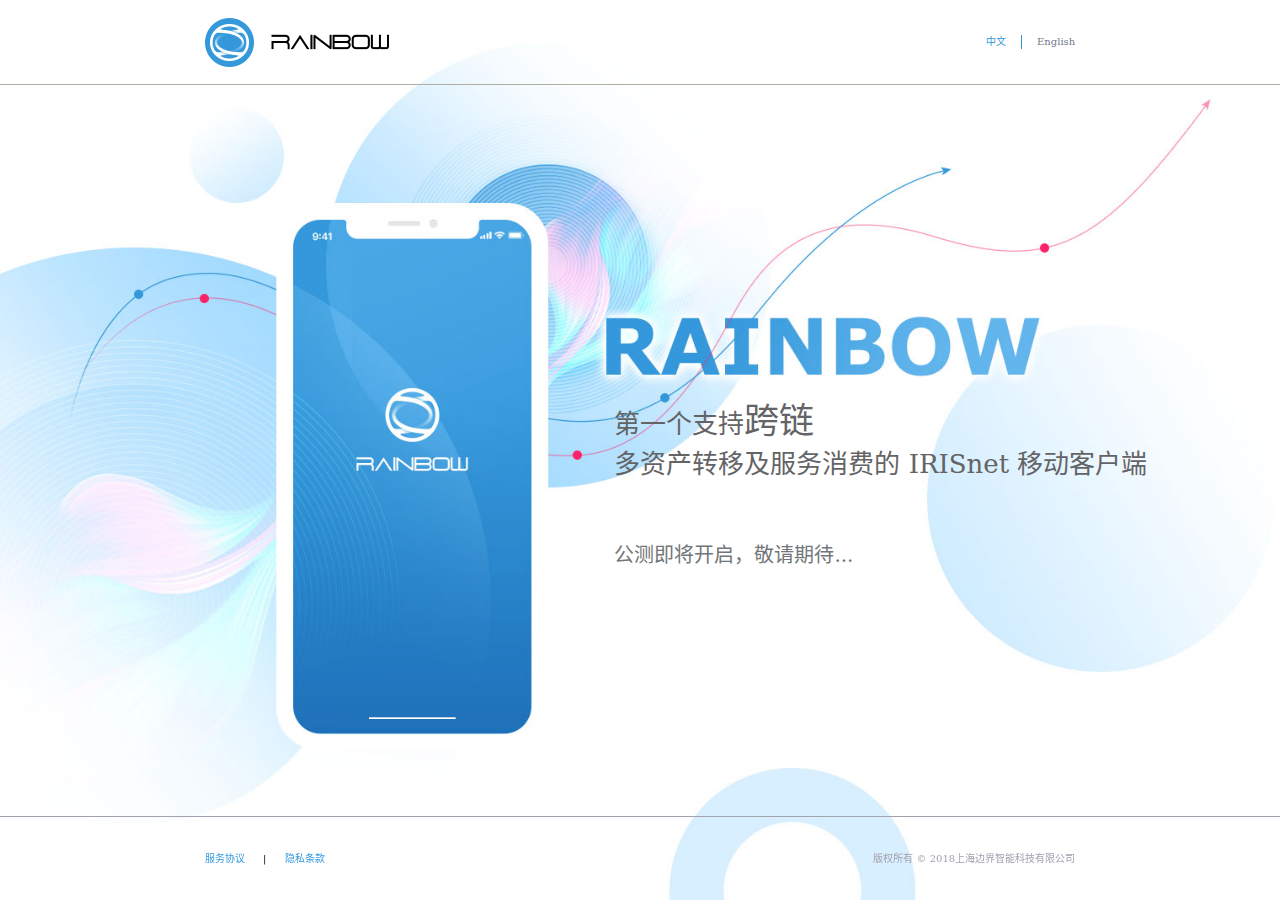
<file: index.html>
<!DOCTYPE html>
<html lang="zh-CN">
<head>
    <meta charset="UTF-8">
    <!-- 移动设备优先 -->
    <meta name="viewport" content="width=device-width, initial-scale=1, maximum-scale=1, user-scalable=no">
    <title>Rainbow</title>
    <!-- 最新版本的 Bootstrap 核心 CSS 文件 -->
    <!-- Bootstrap -->
    <link href="./resources/img/page_icon.png" rel="shortcut icon" type="image/x-icon">
    <link href="./resources/css/bootstrap.min.css" rel="stylesheet">
    <link href="./resources/css/download/download.css" rel="stylesheet">
</head>
<body>

<div id="all" class="container-fluid" hidden="hidden">
    <div class="row main pc">
        <div class="header-title-content">
            <div class="header-title">
                <div class="header-logo">
                    <image src="./resources/img/titleLogo.png"/>
                </div>
                <div class="lang-block">
                    <span class="ch-lang-btn" data-i18n-text="langZh">中文</span>
                    <span class="line"></span>
                    <span class="gray-font" data-i18n-text="langEn">English</span>
                </div>
            </div>
        </div>
        <div class="font-container">
        <div class="title">
            <span id="title-first" data-i18n-text="titleFirst">第一个支持</span><span id="font-big" class="font-big" data-i18n-text="fontBig">跨链</span>
        </div>
        <span class="title-info" data-i18n-text="titleInfo">多资产转移及服务消费的 IRISnet 移动客户端</span>
            <p class="public-beta-font" data-i18n-text="publicBetaFont">公测即将开启，敬请期待...</p>
    </div>
        <div class="footer-content">
            <div class="footer-bottom-content">
                <div class="privacy-content">
                    <a class="privacy-link" href="./service_agreement.html" target="_blank" data-i18n-text="privacyLink">服务协议</a>
                    <span class="bottom-line">|</span>
                    <a class="terms-link" href="./privacy.html" target="_blank" data-i18n-text="termsLink">隐私条款</a>
                </div>
                <div class="copyright-content"><span data-i18n-text="copyrightContent">版权所有 © 2018上海边界智能科技有限公司</span></div>
            </div>
        </div>
    </div>
    <div class="row phone" style="text-align: center">
        <div class="mobile-content">
           <div class="mobile-img-logo">
               <div class="lang-content">
                   <span class="lang-cn-btn" data-i18n-text="langZh">中文</span>
                   <span class="lang-en-btn" data-i18n-text="langEn">English</span>
               </div>
               <img src="./resources/img/mobile-logo.jpg" alt="">
               <div class="font-content" style="color: #0f0f0f">
                   <h5>RAINBOW</h5>
                   <p class="info-title" data-i18n-text="mobileTitleFirst">第一个支持跨链</p>
                   <p class="info-title-client" data-i18n-text="mobileClient">多资产转移及服务消费的 IRISnet 移动客户端</p>
                   <p class="public-beta-title" data-i18n-text="mobileBeatTitle">公测即将开启，敬请期待...</p>
                   <div class="footer">
                       <a class="privacy-link" href="./service_agreement.html" target="_blank" data-i18n-text="privacyLink">服务协议</a>
                       <span class="mobile-bottom-line">|</span>
                       <a class="terms-link" href="./privacy.html" target="_blank" data-i18n-text="termsLink">隐私条款</a>
                       <p class="bottom-copyright" data-i18n-text="copyrightContent">版权所有 © 2018上海边界智能科技有限公司</p>
                   </div>
               </div>
           </div>
        </div>
    </div>
</div>
</div>

<script src="./resources/js/jquery.min.js"></script>
<script src="./resources/js/jquery.i18n.properties-min.js"></script>
<script type="application/javascript">
    $(document).ready(function () {
        var ua = navigator.userAgent;

        var ipad = ua.match(/(iPad).*OS\s([\d_]+)/),
            isIphone = !ipad && ua.match(/(iPhone\sOS)\s([\d_]+)/),
            isAndroid = ua.match(/(Android)\s+([\d.]+)/),
            isMobile = isIphone || isAndroid;

        if (isMobile) {
            $("div.pc").hide();
            $("div.phone").show();
            $("#all").show();
        } else {
            $("div.pc").show();
            $("div.phone").hide();
            $("#all").show();
        }
    });

    $(".ch-lang-btn").click(function () {
        $(".gray-font").removeClass("change-color");
        $(".ch-lang-btn").addClass("change-color");
        $(".font-big").removeClass("hide-text");
        $.i18n.properties({
            name:"zh",
            path:"./resources/i18n/",
            mode:"map",
            language:"zh",
            callback:function () {
                try {
                    $('[data-i18n-text]').each(function () {
                        var html = $(this).html();
                        var reg = /<(.*)>/;
                        if(reg.test(html)){
                            var htmlValue = reg.exec(html)[0];
                            $(this).html(htmlValue + $.i18n.prop($(this).data('i18n-text')))
                        }else {
                            $(this).text($.i18n.prop($(this).data('i18n-text')));
                        }
                    })
                }
                catch (e) {
                    
                }
            }
        });
    });

    $(".gray-font").click(function () {
        $(".ch-lang-btn").removeClass("change-color");
        $(".ch-lang-btn").addClass("default-color");
        $(".gray-font").addClass("change-color");
        $(".font-big").addClass("hide-text");
        $.i18n.properties({
            name:"en",
            path:"./resources/i18n/",
            mode:"map",
            language:"en",
            callback:function () {
                try {
                    $('[data-i18n-text]').each(function () {
                        var html = $(this).html();
                        var reg = /<(.*)>/;
                        if(reg.test(html)){
                            var htmlValue = reg.exec(html)[0];
                            $(this).html(htmlValue + $.i18n.prop($(this).data('i18n-text')))
                        }else {
                            $(this).text($.i18n.prop($(this).data('i18n-text')));
                        }
                    })
                }
                catch (e) {

                }
            }
        });
    });

    $(".lang-cn-btn").on("touchstart",function () {
        $(".lang-en-btn").removeClass("change-color");
        $(".lang-cn-btn").addClass("change-color");
        $(".info-title-client").removeClass("hide-text");
        $.i18n.properties({
            name:"zh",
            path:"./resources/i18n/",
            mode:"map",
            language:"zh",
            callback:function () {
                try {
                    $('[data-i18n-text]').each(function () {
                        var html = $(this).html();
                        var reg = /<(.*)>/;
                        if(reg.test(html)){
                            var htmlValue = reg.exec(html)[0];
                            $(this).html(htmlValue + $.i18n.prop($(this).data('i18n-text')))
                        }else {
                            $(this).text($.i18n.prop($(this).data('i18n-text')));
                        }
                    })
                }
                catch (e) {

                }
            }
        });
    });

    $(".lang-en-btn").on("touchstart",function () {
        $(".lang-cn-btn").removeClass("change-color");
        $(".lang-cn-btn").addClass("default-color");
        $(".lang-en-btn").addClass("change-color");
        $(".info-title-client").addClass("hide-text");
        $.i18n.properties({
            name:"en",
            path:"./resources/i18n/",
            mode:"map",
            language:"en",
            callback:function () {
                try {
                    $('[data-i18n-text]').each(function () {
                        var html = $(this).html();
                        var reg = /<(.*)>/;
                        if(reg.test(html)){
                            var htmlValue = reg.exec(html)[0];
                            $(this).html(htmlValue + $.i18n.prop($(this).data('i18n-text')))
                        }else {
                            $(this).text($.i18n.prop($(this).data('i18n-text')));
                        }
                    })
                }
                catch (e) {

                }
            }
        });
    })
</script>
</body>
</html>
</file>
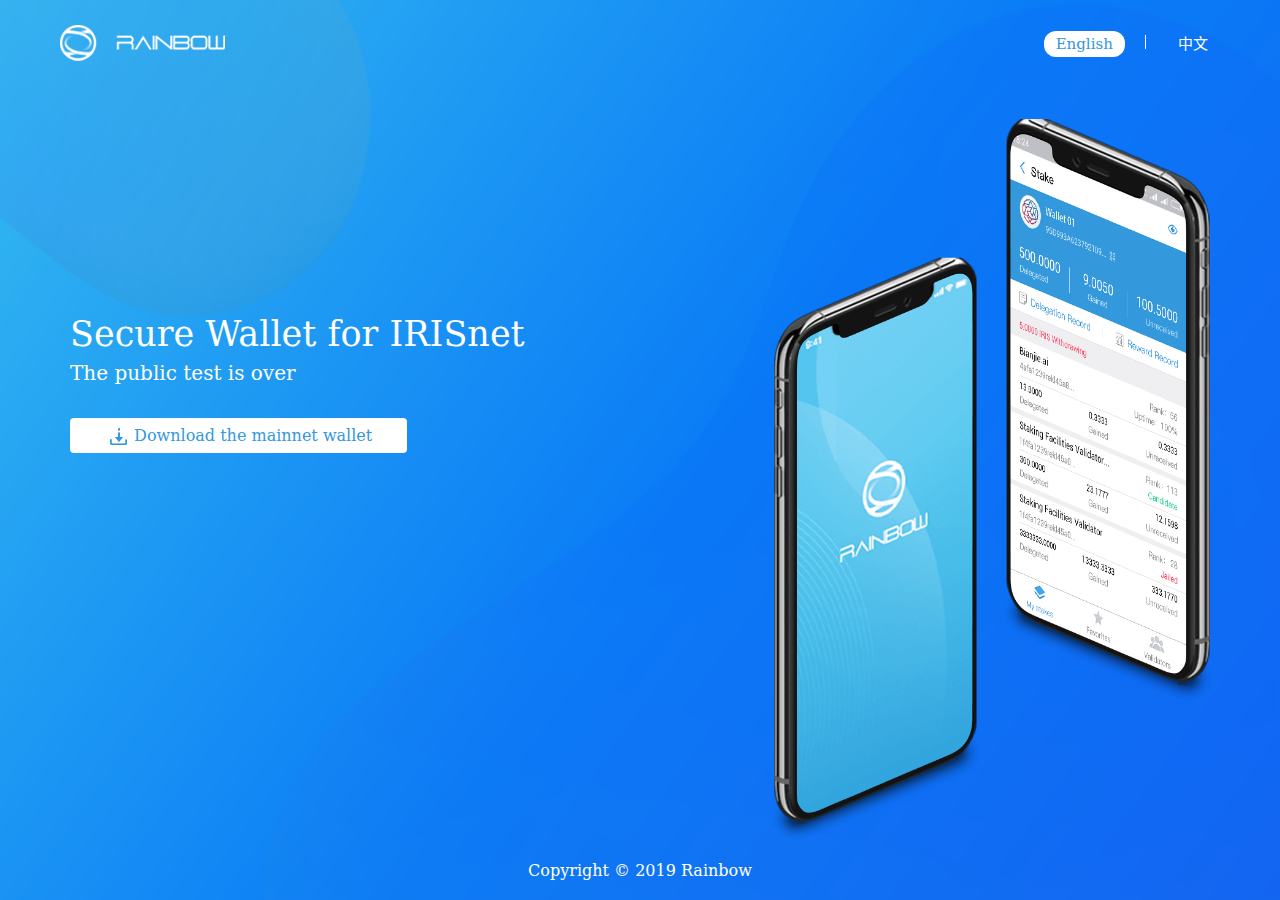
<file: all/index.html>
<!DOCTYPE html>
<html lang="zh-CN">
<head>
    <meta charset="UTF-8">
    <!-- 移动设备优先 -->
    <meta name="viewport" content="width=device-width, initial-scale=1, maximum-scale=1, user-scalable=no">
    <title>Rainbow</title>
    <!-- 最新版本的 Bootstrap 核心 CSS 文件 -->
    <!-- Bootstrap -->
    <link href="./resources/img/page_icon.png" rel="shortcut icon" type="image/x-icon">
    <link href="./resources/css/bootstrap.min.css" rel="stylesheet">
    <link href="./resources/css/download/download.css" rel="stylesheet">
</head>
<body>

<div id="all" class="container_fluid" hidden="hidden">
    <div class="main pc">
        <div class="header_container">
            <div class="header_wrap">
                <div class="header_logo">
                    <img src="./resources/img/rainbowlogo.png"/>
                </div>
                <div class="lang_block">
                    <span class="en_lang_btn" data-i18n-text="langEn"></span>
                    <span class="line"></span>
                    <span class="zh_lang_btn" data-i18n-text="langZh"></span>
                </div>
            </div>
        </div>
        <div class="content_container">
            <div class="content_wrap">
                <div class="font_container">
                    <div class="title">
                        <p id="title_first" data-i18n-text="titleFirst"></p>
                    </div>
                    <div class="download_content">
                        <div class="download_mainnet_wallet">
                            <p data-i18n-text="over">公测已结束，前往</p>
                            <p class="download_button">
                                <span class="download_img">
                                    <img src="resources/img/download_img.png">
                                </span>
                                <span data-i18n-text="downloadHrefText"></span>
                            </p>
                        </div>
                    </div>
                </div>
                <div class="phone_img_content">
                    <img class="pc_phone_img">
                </div>
            </div>

        </div>
        <div class="footer_content">
            <div class="footer_bottom_content">
                <div class="copyright_content"><span data-i18n-text="copyrightContent"></span></div>
            </div>
        </div>
    </div>
    <div class="phone">
        <div class="mobile_content">
            <div class="mobile_img_logo">
                <div class="mobile_header_logo">
                    <img src="resources/img/mobile_logo.png">
                    <div class="mobile_lang_content">
                        <span class="lang_en_btn" data-i18n-text="langEn"></span>
                        <span class="mobile_line"></span>
                        <span class="lang_zh_btn" data-i18n-text="langZh"></span>
                    </div>
                </div>

                <div class="font_content">
                    <div>
                        <div class="mobile_phone_img">
                            <img class="phone_img" src="resources/img/mobile_phone_zh.png">
                        </div>
                        <div class="mobile_link_content">
                            <p id="mobile_title_first" data-i18n-text="titleFirst"></p>
                        </div>
                        <div>
                            <div class="mobile_ios_content">
                                <div class="download_mainnet_wallet">
                                    <p data-i18n-text="over"></p>
                                    <p class="mobile_download_button">
                                <span class="mobile_download_img">
                                    <img src="resources/img/download_img.png">
                                </span>
                                        <span data-i18n-text="downloadHrefText"></span>
                                    </p>
                                </div>
                            </div>
                        </div>
                    </div>
                    <div class="footer">
                        <p class="bottom_copyright" data-i18n-text="copyrightContent"></p>
                    </div>
                </div>
            </div>
        </div>
    </div>
</div>
<script src="./resources/js/jquery.min.js"></script>
<script src="./resources/js/jquery.i18n.properties-min.js"></script>
<script type="application/javascript">
    $(document).ready(function () {
        var ua = navigator.userAgent;
        var lang = navigator.language || navigator.userLanguage;
        lang = lang.substr(0,2).toLowerCase();
        if(lang === "zh"){
            $('.pc_phone_img').attr("src","resources/img/pc_background_phone.png")
            $(".en_lang_btn").removeClass("change-color").addClass("default-color");
            $(".zh_lang_btn").addClass("change-color");
            $(".lang_en_btn").removeClass("change-color").addClass("default-color");
            $(".lang_zh_btn").addClass("change-color");
            $('.phone_img').attr("src","resources/img/mobile_phone_zh.png")
            changLang("zh");
        }else {
            $('.pc_phone_img').attr("src","resources/img/pc_background_phone_en.png")
            $(".en_lang_btn").addClass("change-color");
            $(".zh_lang_btn").removeClass("change-color").addClass("default-color");
            $(".lang_en_btn").addClass("change-color");
            $(".lang_zh_btn").removeClass("change-color").addClass("default-color");
            $('.phone_img').attr("src","resources/img/mobile_phone.png")
            changLang("en");
        }

        var ipad = ua.match(/(iPad).*OS\s([\d_]+)/),
            isIphone = !ipad && ua.match(/(iPhone\sOS)\s([\d_]+)/),
            isAndroid = ua.match(/(Android)\s+([\d.]+)/),
            isMobile = isIphone || isAndroid;

        if (isMobile) {
            $("div.pc").hide();
            $("div.phone").show();
            $("#all").show();

        } else {
            $("div.pc").show();
            $("div.phone").hide();
            $("#all").show();
        }
    });
    function changLang(currnetLang){
        $.i18n.properties({
            name:currnetLang,
            path:"./resources/i18n/",
            mode:"map",
            language:currnetLang,
            callback:function () {
                try {
                    $('[data-i18n-text]').each(function () {
                        var html = $(this).html();
                        var reg = /<(.*)>/;
                        if(reg.test(html)){
                            var htmlValue = reg.exec(html)[0];
                            $(this).html(htmlValue + $.i18n.prop($(this).data('i18n-text')))
                        }else {
                            $(this).text($.i18n.prop($(this).data('i18n-text')));
                        }
                    })
                }
                catch (e) {

                }
            }
        });
    };

    $('.android_content').hover(function () {
        if(window.innerWidth < 900){
            $('.ios_content').addClass("hide")
        }
    },function () {
        $('.ios_content').removeClass("hide")
    })

    $(".zh_lang_btn").click(function () {
        $('.pc_phone_img').attr("src","resources/img/pc_background_phone.png")
        $(".en_lang_btn").removeClass("change-color");
        $(".zh_lang_btn").addClass("change-color");
        $(".font-big").removeClass("hide-text");
        changLang("zh")
    });

    $(".en_lang_btn").click(function () {
        $('.pc_phone_img').attr("src","resources/img/pc_background_phone_en.png")
        $(".zh_lang_btn").removeClass("change-color");
        $(".zh_lang_btn").addClass("default-color");
        $(".en_lang_btn").addClass("change-color");
        $(".font-big").addClass("hide-text");
        changLang("en")
    });

    $(".lang_zh_btn").click(function () {
		$('.phone_img').attr("src","resources/img/mobile_phone_zh.png")
        $(".lang_en_btn").removeClass("change-color");
        $(".lang_zh_btn").addClass("change-color");
        changLang("zh")
    });

    $(".lang_en_btn").click(function () {
		$('.phone_img').attr("src","resources/img/mobile_phone.png")
		$(".lang_zh_btn").removeClass("change-color");
        $(".lang_zh_btn").addClass("default-color");
        $(".lang_en_btn").addClass("change-color");
        changLang("en")
    })
    $('.mobile_download_button').click(function () {
        window.open('https://www.rainbow.one/')
    })
    $('.download_button').click(function () {
        window.open('https://www.rainbow.one/')
    })
</script>
</body>
</html>
</file>
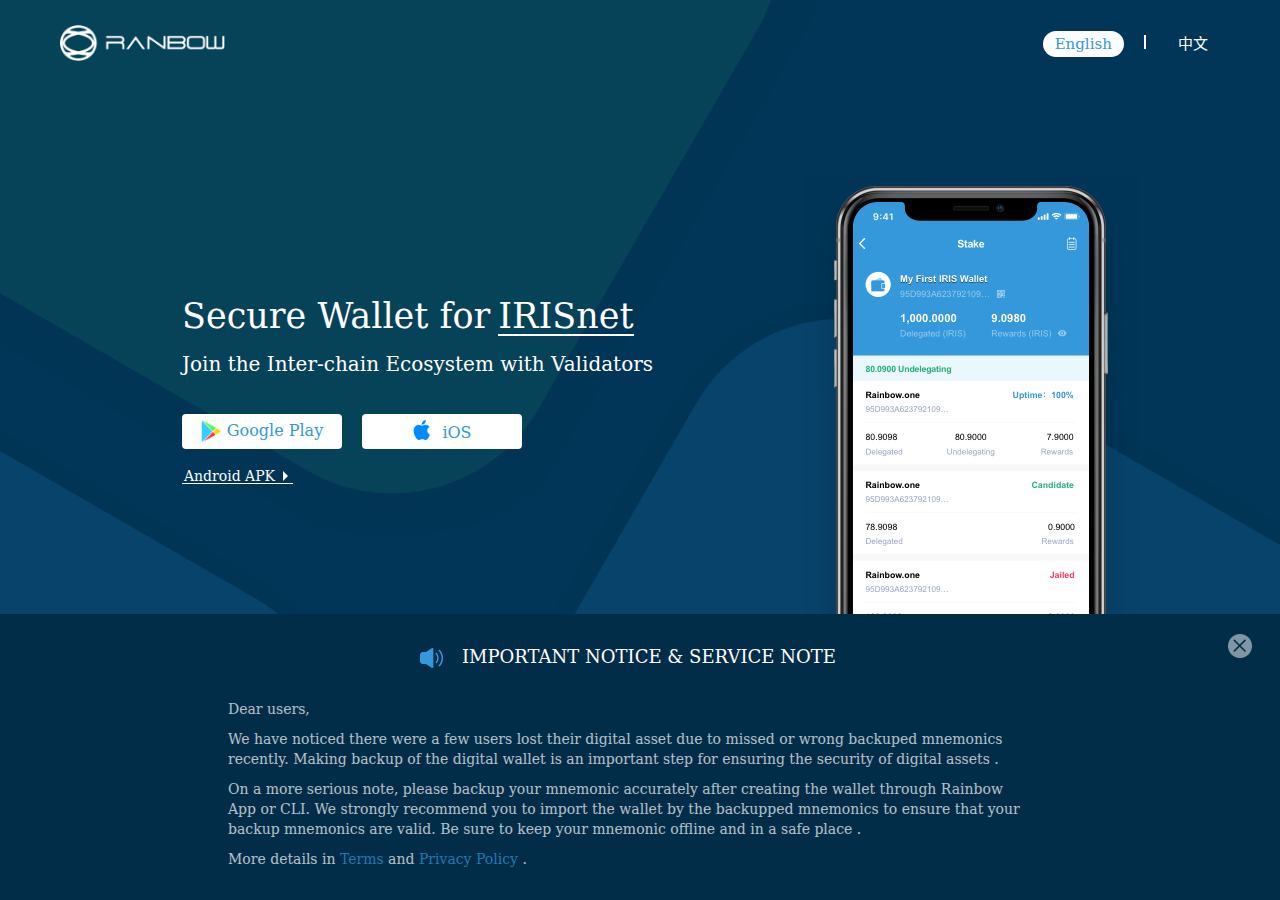
<file: www/index.html>
<!DOCTYPE html>
<html lang="zh-CN">
<head>
    <meta charset="UTF-8">
    <!-- 移动设备优先 -->
    <meta name="viewport" content="width=device-width, initial-scale=1, maximum-scale=1, user-scalable=no">
    <title>Rainbow</title>
    <!-- 最新版本的 Bootstrap 核心 CSS 文件 -->
    <!-- Bootstrap -->
    <link href="./resources/img/page_icon.png" rel="shortcut icon" type="image/x-icon">
    <link href="./resources/css/bootstrap.min.css" rel="stylesheet">
    <link href="./resources/css/download/download.css" rel="stylesheet">
</head>
<body>
<div class="mask">
    <div class="mobile_hint_window_content">
        <div class="mobile_qr_content_img">
            <h4 class="ios_title" ><span data-i18n-text="warn" style="color: #FF0E3A "></span> <span data-i18n-text="downloadIosHint"></span></h4>
            <div class="hint_text">
                <span data-i18n-text="hintHeader" style="color: #000;font-weight: 600;"></span>
                <span data-i18n-text="hintContent"></span> <span data-i18n-text="mnemonics" style="color: #000;font-weight: 600;"></span> <span data-i18n-text="hintEnd"></span>
            </div>
            <p class="ios_setting" data-i18n-text="iosSetting"></p>
            <a class="download_ios_btn" href="itms-services://?action=download-manifest&url=https://rb-app.oss-cn-shanghai.aliyuncs.com/rainbow.plist"  data-i18n-text="hintBtnContent"></a>
        </div>
    </div>
</div>
<div id="all" class="container_fluid" hidden="hidden">
    <div class="main pc">
        <div class="header_container">
            <div class="header_wrap">
                <div class="header_logo">
                    <img src="./resources/img/rainbowlogo.png"/>
                </div>
                <div class="lang_block">
                    <span class="en_lang_btn" data-i18n-text="langEn"></span>
                    <span class="line"></span>
                    <span class="zh_lang_btn" data-i18n-text="langZh"></span>
                </div>
            </div>
        </div>
        <div class="content_container">
            <div class="content_wrap">
                <div class="font_container">
                    <div class="title">
                        <p id="title_first" data-i18n-text="titleFirst"></p> <span class="irisnet_link"> <a href="https://www.irisnet.org/" data-i18n-text="irisnet" target="_blank"></a></span><span data-i18n-text="wallet"></span>
                    </div>
                    <p class="title_info" data-i18n-text="titleInfo"></p>
                    <div class="download_content">
                        <div class="google_play_btn">
                        <span class="google_play_logo">
                            <img src="resources/img/rainbow_google_play.png">
                        </span>
                            <span class="google_play_name" data-i18n-text="googlePlay"></span>
                        </div>
                        <div class="android_apk_content">
                            <span class="apple_store_logo">
                                <img src="resources/img/ios_logo.png">
                            </span>
                            <span class="apple_store_name" data-i18n-text="ios"></span>
                            <div class="ios_link_qr_content">
                                <img src="resources/img/rainbow_qr.png">
                            </div>
                        </div>

                    </div>
                    <p class="apk_download_content">
                        <span class="download_link_content"><span class="experience" data-i18n-text="androidApk"></span><i class="triangle"></i></span>
                    </p>
                </div>
                <div class="phone_img_content">
                    <img class="pc_phone_img">
                </div>
            </div>
        </div>
        <div class="footer_content">
            <div class="footer_bottom_content">
                <div class="protocol_policy">
                    <span class="user_protocol" data-i18n-text="notice-link-1"></span>
                    <span>|</span>
                    <span class="privacy_policy" data-i18n-text="notice-link-2"></span>
                </div>
                <div class="copyright_content"><span data-i18n-text="copyrightContent"></span></div>
                <div class="link_container">
                    <div class="telegram_link_content">
                        <img src="resources/img/irisnet_telegram.png">
                    </div>
                    <div class="wechat_link_content">
                        <img src="resources/img/irisnet_wechat.png">
                        <div class="qr_content">
                            <div class="block"></div>
                            <div class="qr_content_img">
                                <img src="resources/img/irisnet_wechat.jpg">
                            </div>
                        </div>
                    </div>
                    <div class="medium_link_content">
                        <img src="resources/img/irisnet_medium.png">
                    </div>
                </div>
            </div>
        </div>
    </div>
    <div class="phone">
        <div class="mobile_content">
            <div class="mobile_img_logo">
                <div class="mobile_header_logo">
                    <img src="resources/img/mobile_logo.png">
                    <div class="mobile_lang_content">
                        <span class="lang_en_btn" data-i18n-text="langEn"></span>
                        <span class="mobile_line"></span>
                        <span class="lang_zh_btn" data-i18n-text="langZh"></span>
                    </div>
                </div>
                <div class="font_content">
                    <div>
                        <div class="mobile_img">
                            <img class="phone_img" src="resources/img/mobile_phone_zh.png">
                        </div>
                        <div class="mobile_title">
                            <p class="info_title" data-i18n-text="mobileTitleFirst"></p>  <span class="mobile_irisnet_link"> <a href="https://www.irisnet.org/" data-i18n-text="irisnet" target="_blank"></a></span><span class="wallet" data-i18n-text="wallet"></span>
                        </div>
                        <p class="info_title_client" data-i18n-text="mobileClient"></p>
                        <div class="mobile_download_content en_style">
                            <div class="mobile_google_play_content">
                                <span class="mobile_google_play_logo">
                                    <img class="mobile_google_play_img" src="resources/img/rainbow_google_play.png">
                                </span>
                                <span class="mobile_gogole_play_name" data-i18n-text="googlePlay"></span>
                            </div>
                            <div class="mobile_android_ios_content">
                                <span class="mobile_apple_store_logo">
                                    <img class="mobile_apple_store_img" src="resources/img/rainbow_apple_store.png">
                                </span>
                                <span class="mobile_apple_store_name" data-i18n-text="appleStore"></span>
                            </div>
                        </div>
                        <p class="mobile_apk_download_content">
                            <span class="download_link_content"><span class="" data-i18n-text="androidApk"></span><i class="triangle"></i></span>
                        </p>
                        <div class="mobile_protocol_policy">
                            <span class="mobile_user_protocol" data-i18n-text="notice-link-1"></span>
                            <span>|</span>
                            <span class="mobile_privacy_policy" data-i18n-text="notice-link-2"></span>
                        </div>
                        <div class="mobile_link_content">
                            <div class="mobile_telegram_link_content">
                                <img src="resources/img/irisnet_telegram.png">
                            </div>
                            <div class="mobile_medium_link_content">
                                <img src="resources/img/irisnet_medium.png">
                            </div>
                            <!--<div class="mobile_wechat_link_content">-->
                                <!--<img src="resources/img/irisnet_wechat.png">-->
                            <!--</div>-->
                        </div>
                    </div>
                    <div class="footer">
                        <p class="bottom_copyright" data-i18n-text="copyrightContent"></p>
                    </div>
                </div>
            </div>
        </div>
    </div>
</div>
<div class="illustration_container_out">
    <div class="illustration_container">
        <div class="illustration">
            <div class="illustration_title">
                <img class="illustration_title_icon" src="./resources/img/volume-up.png"/>
                <span data-i18n-text="important-notice"></span>
            </div>
            <div class="illustration_content">
                <div class="illustration_content_paragraph">
                    <span data-i18n-text="dear-users"></span>
                </div>
                <div class="illustration_content_paragraph">
                    <span data-i18n-text="notice-paragraph-1"></span>
                </div>
                <div class="illustration_content_paragraph">
                    <span data-i18n-text="notice-paragraph-2"></span>
                    <span class="illustration_link" data-i18n-text="notice-link-3"></span>
                    <span data-i18n-text="stop_sign"></span>
                </div>
                <div class="illustration_content_paragraph">
                    <span data-i18n-text="more-detail"></span>
                    <span class="illustration_link" data-i18n-text="notice-link-1"></span>
                    <span data-i18n-text="and"></span>
                    <span class="illustration_link" data-i18n-text="notice-link-2"></span>
                    <span data-i18n-text="stop_sign"></span>
                </div>
            </div>
        </div>
        <div class="illustration_close">
            <img class="illustration_close_icon" src="./resources/img/alert_close.png"/>
        </div>
    </div>
</div>
<div class="phone_illustration_container_out">
    <div class="phone_illustration_container">
        <div class="phone_illustration">
            <div class="phone_illustration_title">
                <span data-i18n-text="important-notice"></span>
            </div>
            <div class="phone_illustration_content">
                <div class="phone_illustration_scroll_content">
                    <div class="phone_illustration_content_paragraph">
                        <span data-i18n-text="dear-users"></span>
                    </div>
                    <div class="phone_illustration_content_paragraph">
                        <span data-i18n-text="notice-paragraph-1"></span>
                    </div>
                    <div class="phone_illustration_content_paragraph">
                        <span data-i18n-text="notice-paragraph-2"></span>
                        <span class="illustration_link" data-i18n-text="notice-link-3"></span>
                        <span data-i18n-text="stop_sign"></span>
                    </div>
                    <div class="phone_illustration_content_paragraph">
                        <span data-i18n-text="more-detail"></span>
                        <span class="illustration_link" data-i18n-text="notice-link-1"></span>
                        <span data-i18n-text="and"></span>
                        <span class="illustration_link" data-i18n-text="notice-link-2"></span>
                        <span data-i18n-text="stop_sign"></span>
                    </div>
                </div>
                <div class="phone_illustration_confirm">
                    <span data-i18n-text="i-know"></span>
                </div>
            </div>
        </div>
        <div class="phone_illustration_close">
            <img class="phone_illustration_close_icon" src="./resources/img/mobile_alert_close.png"/>
        </div>
    </div>
</div>
<script src="./resources/js/jquery.min.js"></script>
<script src="./resources/js/jquery.i18n.properties-min.js"></script>
<script src="./resources/js/index.js">
</script>
</body>
</html>
</file>
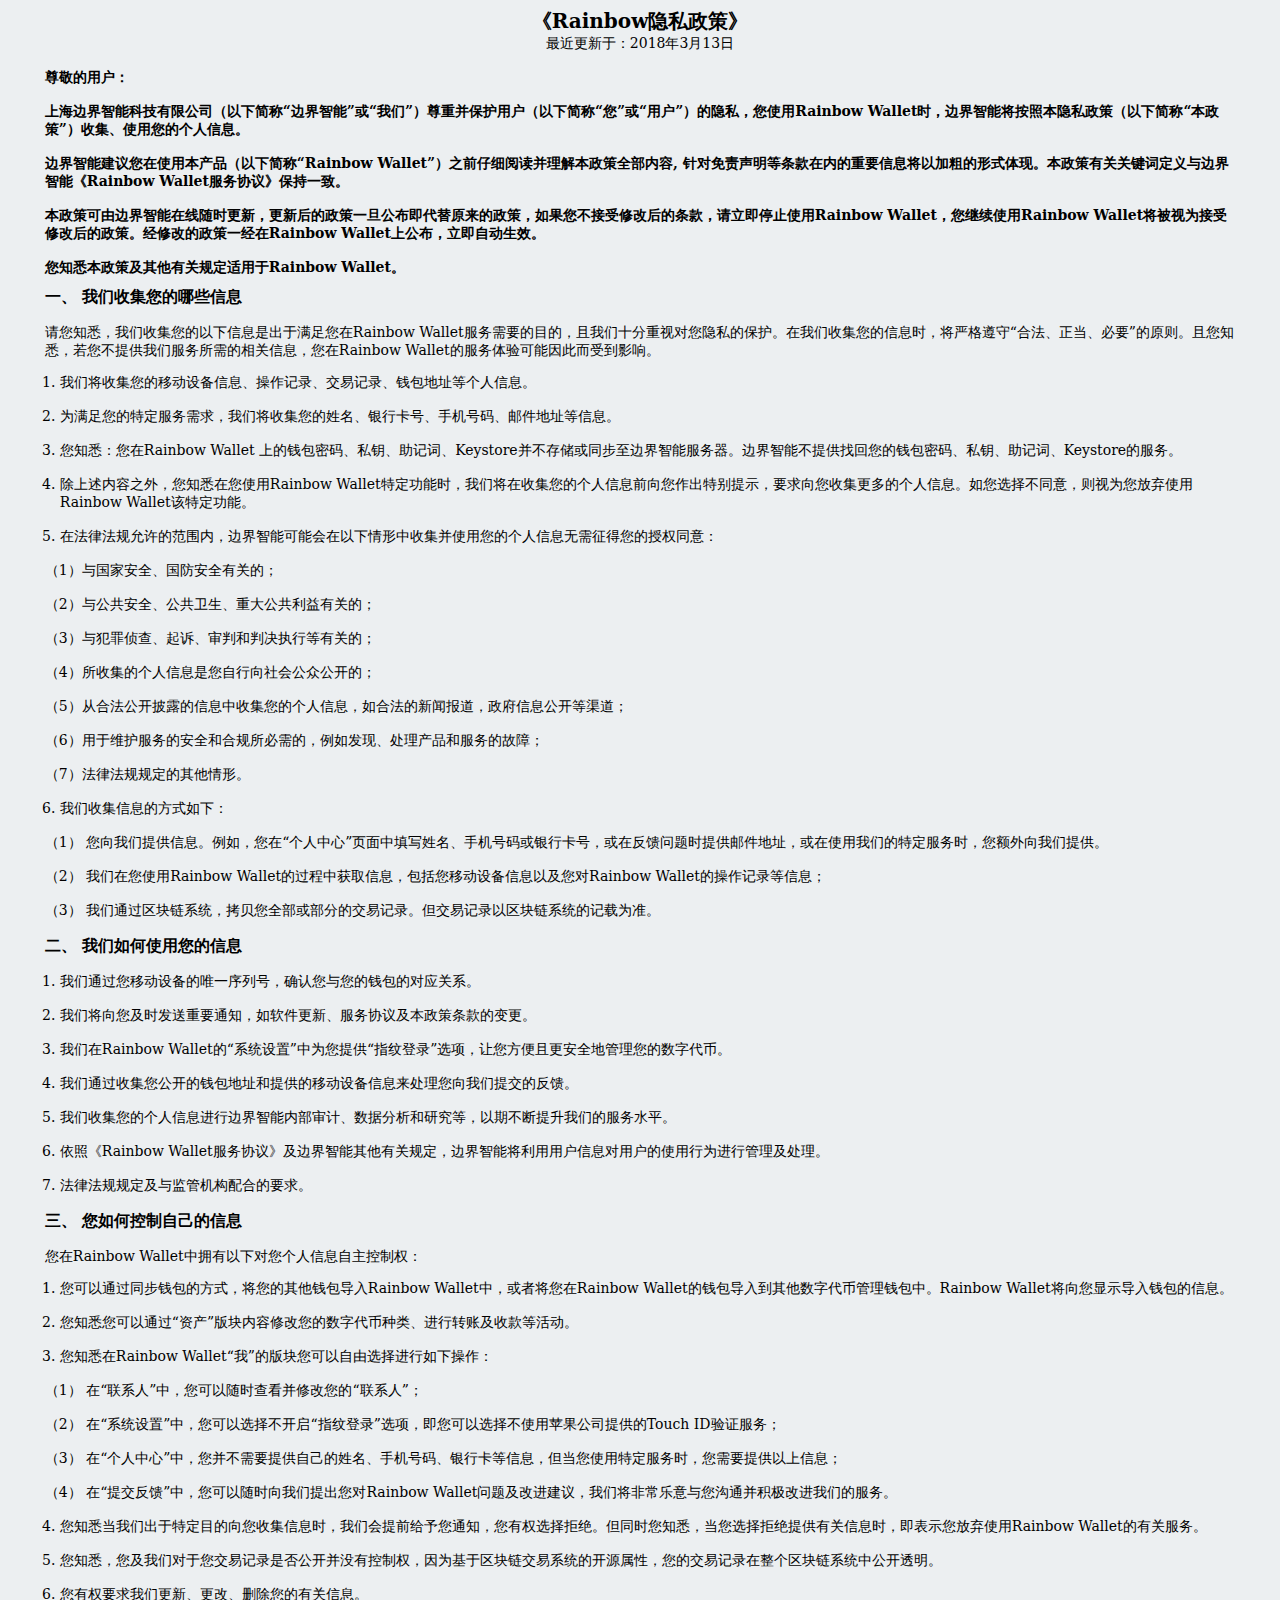
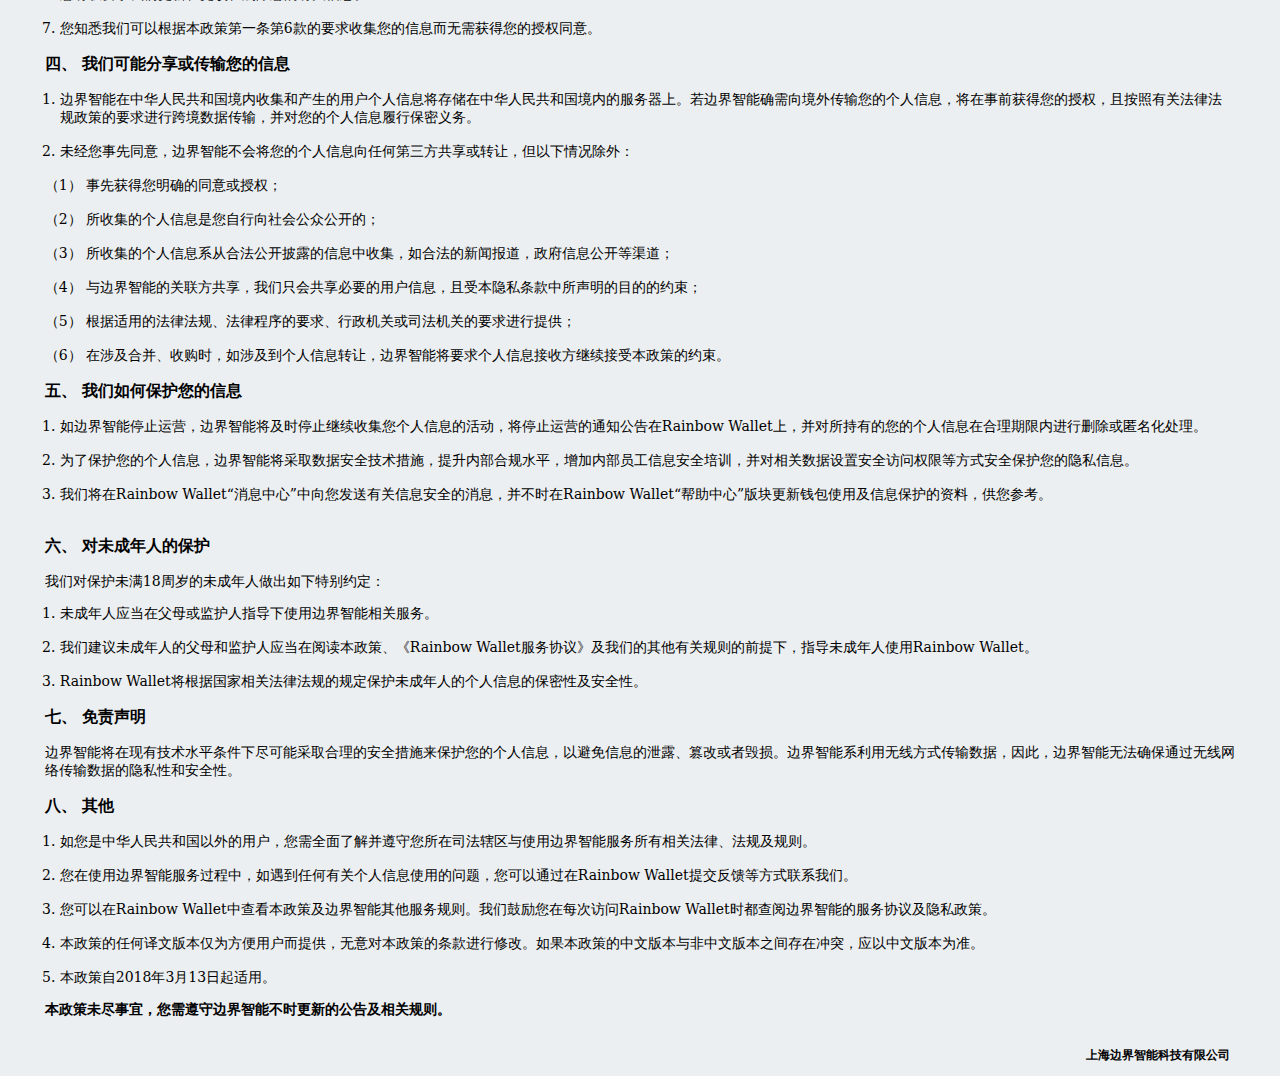
<file: privacy.html>
<!DOCTYPE html>
<html lang="en">
<head>
    <meta charset="UTF-8">
    <meta name="viewport" content="width=device-width, initial-scale=1, maximum-scale=1, user-scalable=no">
    <title>Rainbow隐私政策</title>
    <!--<link href="./resources/css/bootstrap.min.css" rel="stylesheet">-->
    <link href="./resources/img/page_icon.png" rel="shortcut icon" type="image/x-icon">
    <link href="./resources/css/download/privacy.css" rel="stylesheet">
    <style>
        body{
            background: #ECEFF1;
        }
       ol{
           margin-left: -25px !important;
       }
        .header span{
            font-size: 20px;
        }
    </style>
</head>
<body>

<div class="header">
    <span>《Rainbow隐私政策》</span>
    <br>
    <span style="font-weight: normal;font-size: 14px">最近更新于：2018年3月13日</span>
    <br>
</div>
<br>

<div class="top">
    尊敬的用户：
    <br>
    <br>
    上海边界智能科技有限公司（以下简称“边界智能”或“我们”）尊重并保护用户（以下简称“您”或“用户”）的隐私，您使用Rainbow Wallet时，边界智能将按照本隐私政策（以下简称“本政策”）收集、使用您的个人信息。
    <br>
    <br>
    边界智能建议您在使用本产品（以下简称“Rainbow Wallet”）之前仔细阅读并理解本政策全部内容, 针对免责声明等条款在内的重要信息将以加粗的形式体现。本政策有关关键词定义与边界智能《Rainbow Wallet服务协议》保持一致。
    <br>
    <br>
    本政策可由边界智能在线随时更新，更新后的政策一旦公布即代替原来的政策，如果您不接受修改后的条款，请立即停止使用Rainbow Wallet，您继续使用Rainbow Wallet将被视为接受修改后的政策。经修改的政策一经在Rainbow Wallet上公布，立即自动生效。
    <br>
    <br>
    您知悉本政策及其他有关规定适用于Rainbow Wallet。
</div>

<div class="content">
    <p style="margin-top: 10px">一、 我们收集您的哪些信息</p>

    <span style="margin:0">
    请您知悉，我们收集您的以下信息是出于满足您在Rainbow Wallet服务需要的目的，且我们十分重视对您隐私的保护。在我们收集您的信息时，将严格遵守“合法、正当、必要”的原则。且您知悉，若您不提供我们服务所需的相关信息，您在Rainbow Wallet的服务体验可能因此而受到影响。
    </span>

    <ol>
        <li style="padding:0;">
            我们将收集您的移动设备信息、操作记录、交易记录、钱包地址等个人信息。
        </li>
        <br>
        <li>
            为满足您的特定服务需求，我们将收集您的姓名、银行卡号、手机号码、邮件地址等信息。
        </li>
        <br>
        <li>
            您知悉：您在Rainbow Wallet 上的钱包密码、私钥、助记词、Keystore并不存储或同步至边界智能服务器。边界智能不提供找回您的钱包密码、私钥、助记词、Keystore的服务。
        </li>
        <br>
        <li>
            除上述内容之外，您知悉在您使用Rainbow Wallet特定功能时，我们将在收集您的个人信息前向您作出特别提示，要求向您收集更多的个人信息。如您选择不同意，则视为您放弃使用Rainbow Wallet该特定功能。
        </li>
        <br>
        <li >
            在法律法规允许的范围内，边界智能可能会在以下情形中收集并使用您的个人信息无需征得您的授权同意：
            <div style="margin-left: -15px;">
            <br>
            （1）与国家安全、国防安全有关的；
            <br>
            <br>
            （2）与公共安全、公共卫生、重大公共利益有关的；
            <br>
            <br>
            （3）与犯罪侦查、起诉、审判和判决执行等有关的；
            <br>
            <br>
            （4）所收集的个人信息是您自行向社会公众公开的；
            <br>
            <br>
            （5）从合法公开披露的信息中收集您的个人信息，如合法的新闻报道，政府信息公开等渠道；
            <br>
            <br>
            （6）用于维护服务的安全和合规所必需的，例如发现、处理产品和服务的故障；
            <br>
            <br>
            （7）法律法规规定的其他情形。
            </div>
        </li>
        <br>
        <li>
            我们收集信息的方式如下：
            <div style="margin-left: -15px;">
                <br>
                （1） 您向我们提供信息。例如，您在“个人中心”页面中填写姓名、手机号码或银行卡号，或在反馈问题时提供邮件地址，或在使用我们的特定服务时，您额外向我们提供。
                <br>
                <br>
                （2） 我们在您使用Rainbow Wallet的过程中获取信息，包括您移动设备信息以及您对Rainbow Wallet的操作记录等信息；
                <br>
                <br>
                （3） 我们通过区块链系统，拷贝您全部或部分的交易记录。但交易记录以区块链系统的记载为准。

            </div>
        </li>
    </ol>

    <p>二、 我们如何使用您的信息</p>

    <ol>
        <li>
            我们通过您移动设备的唯一序列号，确认您与您的钱包的对应关系。
        </li>
        <br>
        <li>
            我们将向您及时发送重要通知，如软件更新、服务协议及本政策条款的变更。
        </li>
        <br>
        <li>
            我们在Rainbow Wallet的“系统设置”中为您提供“指纹登录”选项，让您方便且更安全地管理您的数字代币。
        </li>
        <br>
        <li>
            我们通过收集您公开的钱包地址和提供的移动设备信息来处理您向我们提交的反馈。
        </li>
        <br>
        <li>
            我们收集您的个人信息进行边界智能内部审计、数据分析和研究等，以期不断提升我们的服务水平。
        </li>
        <br>
        <li>
            依照《Rainbow Wallet服务协议》及边界智能其他有关规定，边界智能将利用用户信息对用户的使用行为进行管理及处理。
        </li>
        <br>
        <li>
            法律法规规定及与监管机构配合的要求。
        </li>
    </ol>

    <p>三、 您如何控制自己的信息</p>

    <span style="margin:0">
        您在Rainbow Wallet中拥有以下对您个人信息自主控制权：
    </span>

    <ol>
        <li>
            您可以通过同步钱包的方式，将您的其他钱包导入Rainbow Wallet中，或者将您在Rainbow Wallet的钱包导入到其他数字代币管理钱包中。Rainbow Wallet将向您显示导入钱包的信息。
        </li>
        <br>
        <li>
            您知悉您可以通过“资产”版块内容修改您的数字代币种类、进行转账及收款等活动。
        </li>
        <br>
        <li>
            您知悉在Rainbow Wallet“我”的版块您可以自由选择进行如下操作：
            <div style="margin-left: -15px;">
                <br>（1） 在“联系人”中，您可以随时查看并修改您的“联系人”；
                <br>
                <br>（2） 在“系统设置”中，您可以选择不开启“指纹登录”选项，即您可以选择不使用苹果公司提供的Touch ID验证服务；
                <br>
                <br>（3） 在“个人中心”中，您并不需要提供自己的姓名、手机号码、银行卡等信息，但当您使用特定服务时，您需要提供以上信息；
                <br>
                <br>（4） 在“提交反馈”中，您可以随时向我们提出您对Rainbow Wallet问题及改进建议，我们将非常乐意与您沟通并积极改进我们的服务。
            </div>
        </li>
        <br>
        <li>
            您知悉当我们出于特定目的向您收集信息时，我们会提前给予您通知，您有权选择拒绝。但同时您知悉，当您选择拒绝提供有关信息时，即表示您放弃使用Rainbow Wallet的有关服务。
        </li>
        <br>
        <li>
            您知悉，您及我们对于您交易记录是否公开并没有控制权，因为基于区块链交易系统的开源属性，您的交易记录在整个区块链系统中公开透明。
        </li>
        <br>
        <li>
            您有权要求我们更新、更改、删除您的有关信息。
        </li>
        <br>
        <li>
            您知悉我们可以根据本政策第一条第6款的要求收集您的信息而无需获得您的授权同意。
        </li>
    </ol>

    <p>四、 我们可能分享或传输您的信息</p>

    <ol>
        <li>
            边界智能在中华人民共和国境内收集和产生的用户个人信息将存储在中华人民共和国境内的服务器上。若边界智能确需向境外传输您的个人信息，将在事前获得您的授权，且按照有关法律法规政策的要求进行跨境数据传输，并对您的个人信息履行保密义务。
        </li>
        <br>
        <li>
            未经您事先同意，边界智能不会将您的个人信息向任何第三方共享或转让，但以下情况除外：
            <div style="margin-left: -15px;">
                <br>
                （1） 事先获得您明确的同意或授权；
                <br>
                <br>
                （2） 所收集的个人信息是您自行向社会公众公开的；
                <br>
                <br>
                （3） 所收集的个人信息系从合法公开披露的信息中收集，如合法的新闻报道，政府信息公开等渠道；
                <br>
                <br>
                （4） 与边界智能的关联方共享，我们只会共享必要的用户信息，且受本隐私条款中所声明的目的的约束；
                <br>
                <br>
                （5） 根据适用的法律法规、法律程序的要求、行政机关或司法机关的要求进行提供；
                <br>
                <br>
                （6） 在涉及合并、收购时，如涉及到个人信息转让，边界智能将要求个人信息接收方继续接受本政策的约束。
            </div>
        </li>
    </ol>


    <p>
        五、 我们如何保护您的信息
    </p>

    <ol>
        <li>
            如边界智能停止运营，边界智能将及时停止继续收集您个人信息的活动，将停止运营的通知公告在Rainbow Wallet上，并对所持有的您的个人信息在合理期限内进行删除或匿名化处理。
        </li>
        <br>
        <li>
            为了保护您的个人信息，边界智能将采取数据安全技术措施，提升内部合规水平，增加内部员工信息安全培训，并对相关数据设置安全访问权限等方式安全保护您的隐私信息。
        </li>
        <br>
        <li>
            我们将在Rainbow Wallet“消息中心”中向您发送有关信息安全的消息，并不时在Rainbow Wallet“帮助中心”版块更新钱包使用及信息保护的资料，供您参考。
        </li>
        <br>
    </ol>

    <p>六、 对未成年人的保护</p>

    <span style="margin:0">
        我们对保护未满18周岁的未成年人做出如下特别约定：
    </span>


    <ol>
        <li>
            未成年人应当在父母或监护人指导下使用边界智能相关服务。
        </li>
        <br>
        <li>
            我们建议未成年人的父母和监护人应当在阅读本政策、《Rainbow Wallet服务协议》及我们的其他有关规则的前提下，指导未成年人使用Rainbow Wallet。
        </li>
        <br>
        <li>
            Rainbow Wallet将根据国家相关法律法规的规定保护未成年人的个人信息的保密性及安全性。
        </li>
    </ol>

    <p>七、 免责声明</p>

    <span style="margin:0">
       边界智能将在现有技术水平条件下尽可能采取合理的安全措施来保护您的个人信息，以避免信息的泄露、篡改或者毁损。边界智能系利用无线方式传输数据，因此，边界智能无法确保通过无线网络传输数据的隐私性和安全性。
    </span>

    <p>八、 其他</p>

    <ol>
        <li>
            如您是中华人民共和国以外的用户，您需全面了解并遵守您所在司法辖区与使用边界智能服务所有相关法律、法规及规则。
        </li>
        <br>
        <li>
            您在使用边界智能服务过程中，如遇到任何有关个人信息使用的问题，您可以通过在Rainbow Wallet提交反馈等方式联系我们。
        </li>
        <br>
        <li>
            您可以在Rainbow Wallet中查看本政策及边界智能其他服务规则。我们鼓励您在每次访问Rainbow Wallet时都查阅边界智能的服务协议及隐私政策。
        </li>
        <br>
        <li>
            本政策的任何译文版本仅为方便用户而提供，无意对本政策的条款进行修改。如果本政策的中文版本与非中文版本之间存在冲突，应以中文版本为准。
        </li>
        <br>
        <li>
            本政策自2018年3月13日起适用。
        </li>
    </ol>
</div>


<div class="footer">
    本政策未尽事宜，您需遵守边界智能不时更新的公告及相关规则。
    <br>
    <br>
    <p style="text-align: right;font-size: 12px;padding-right: 5px;">
        上海边界智能科技有限公司
    </p>

</div>



</body>
</html>
</file>
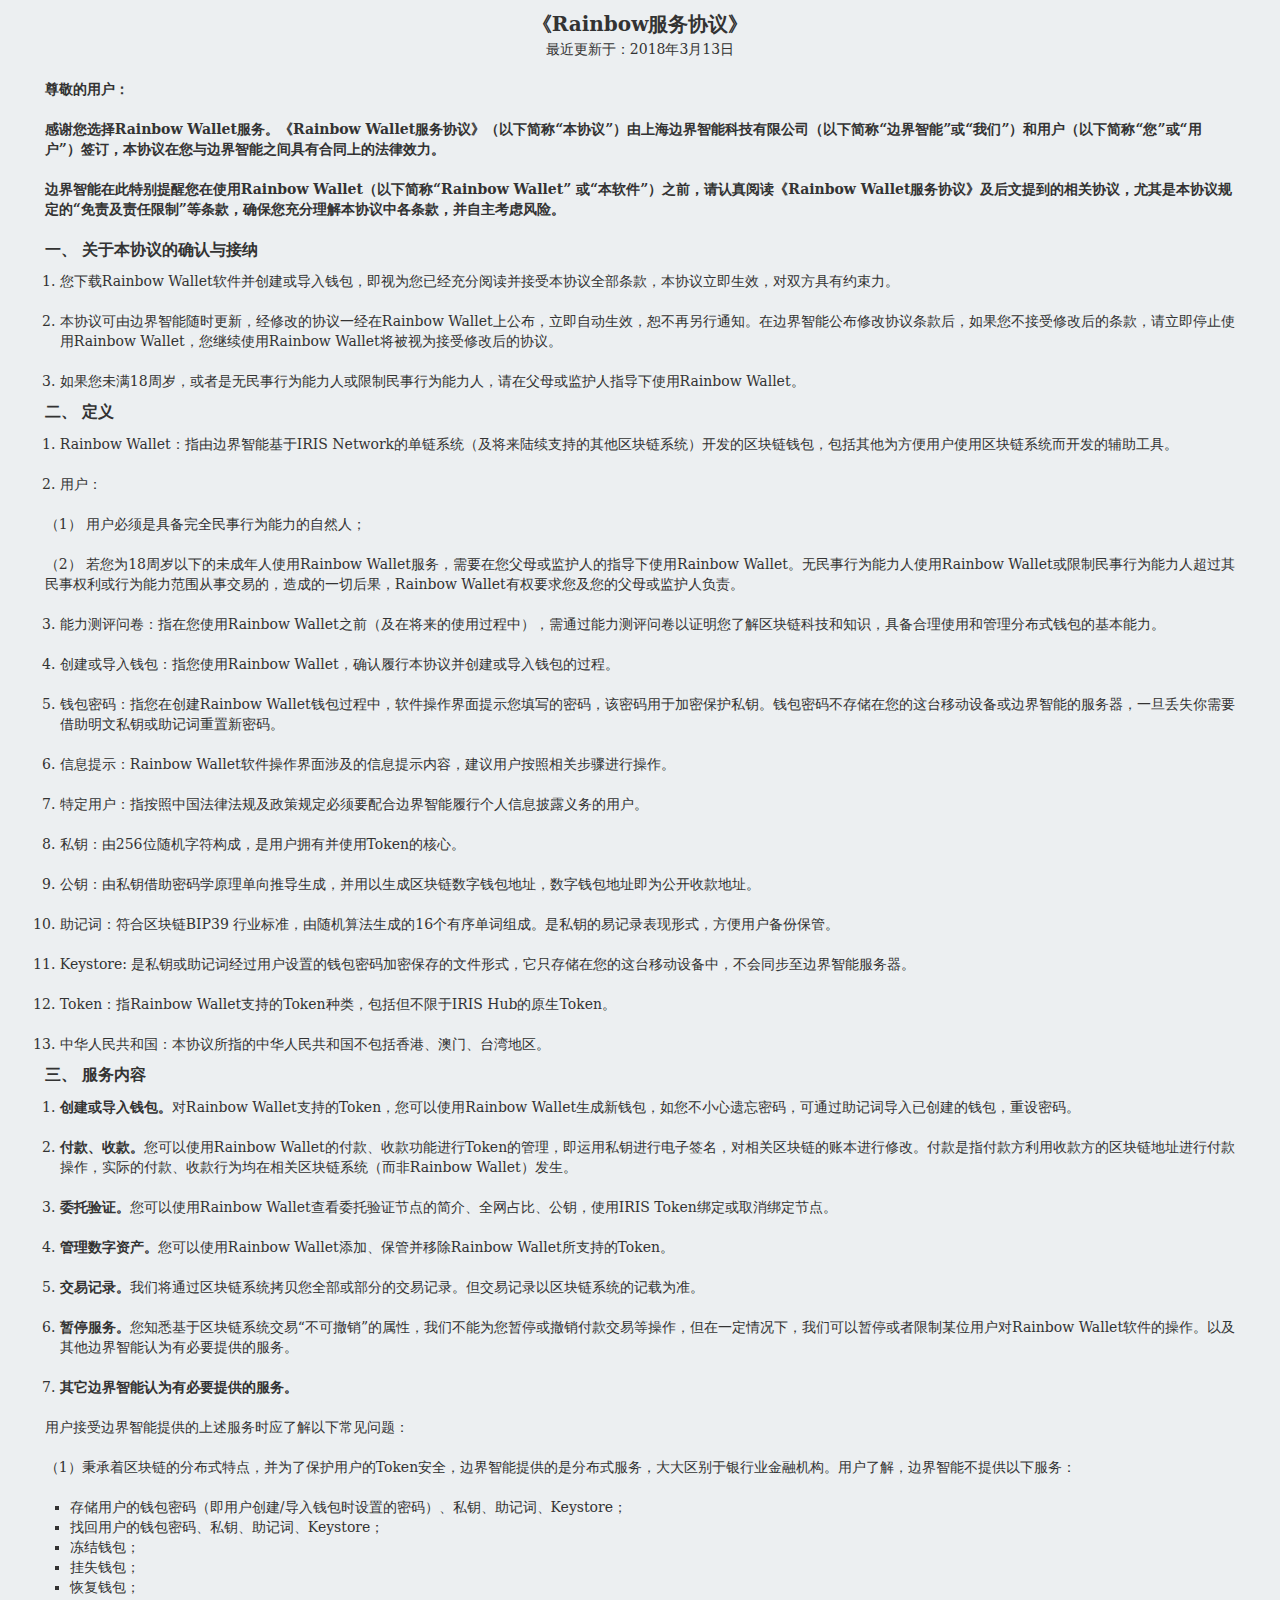
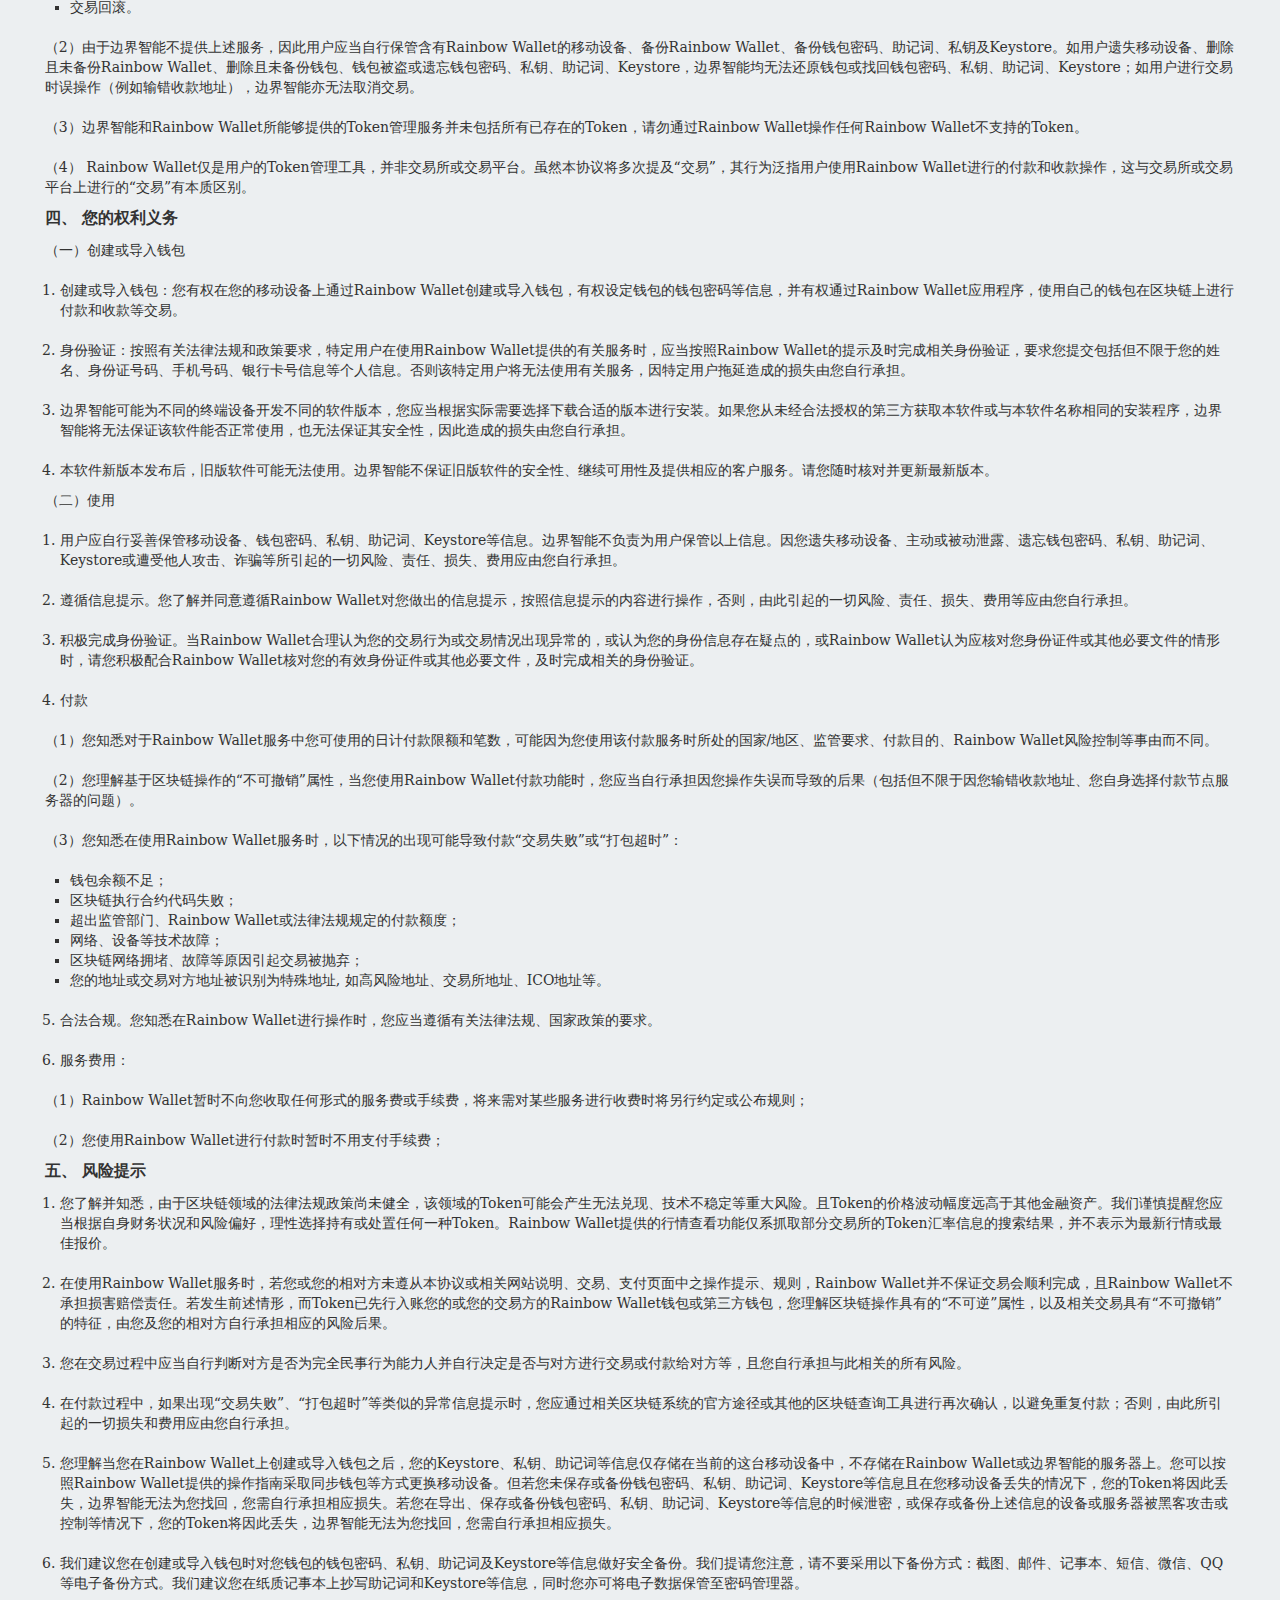
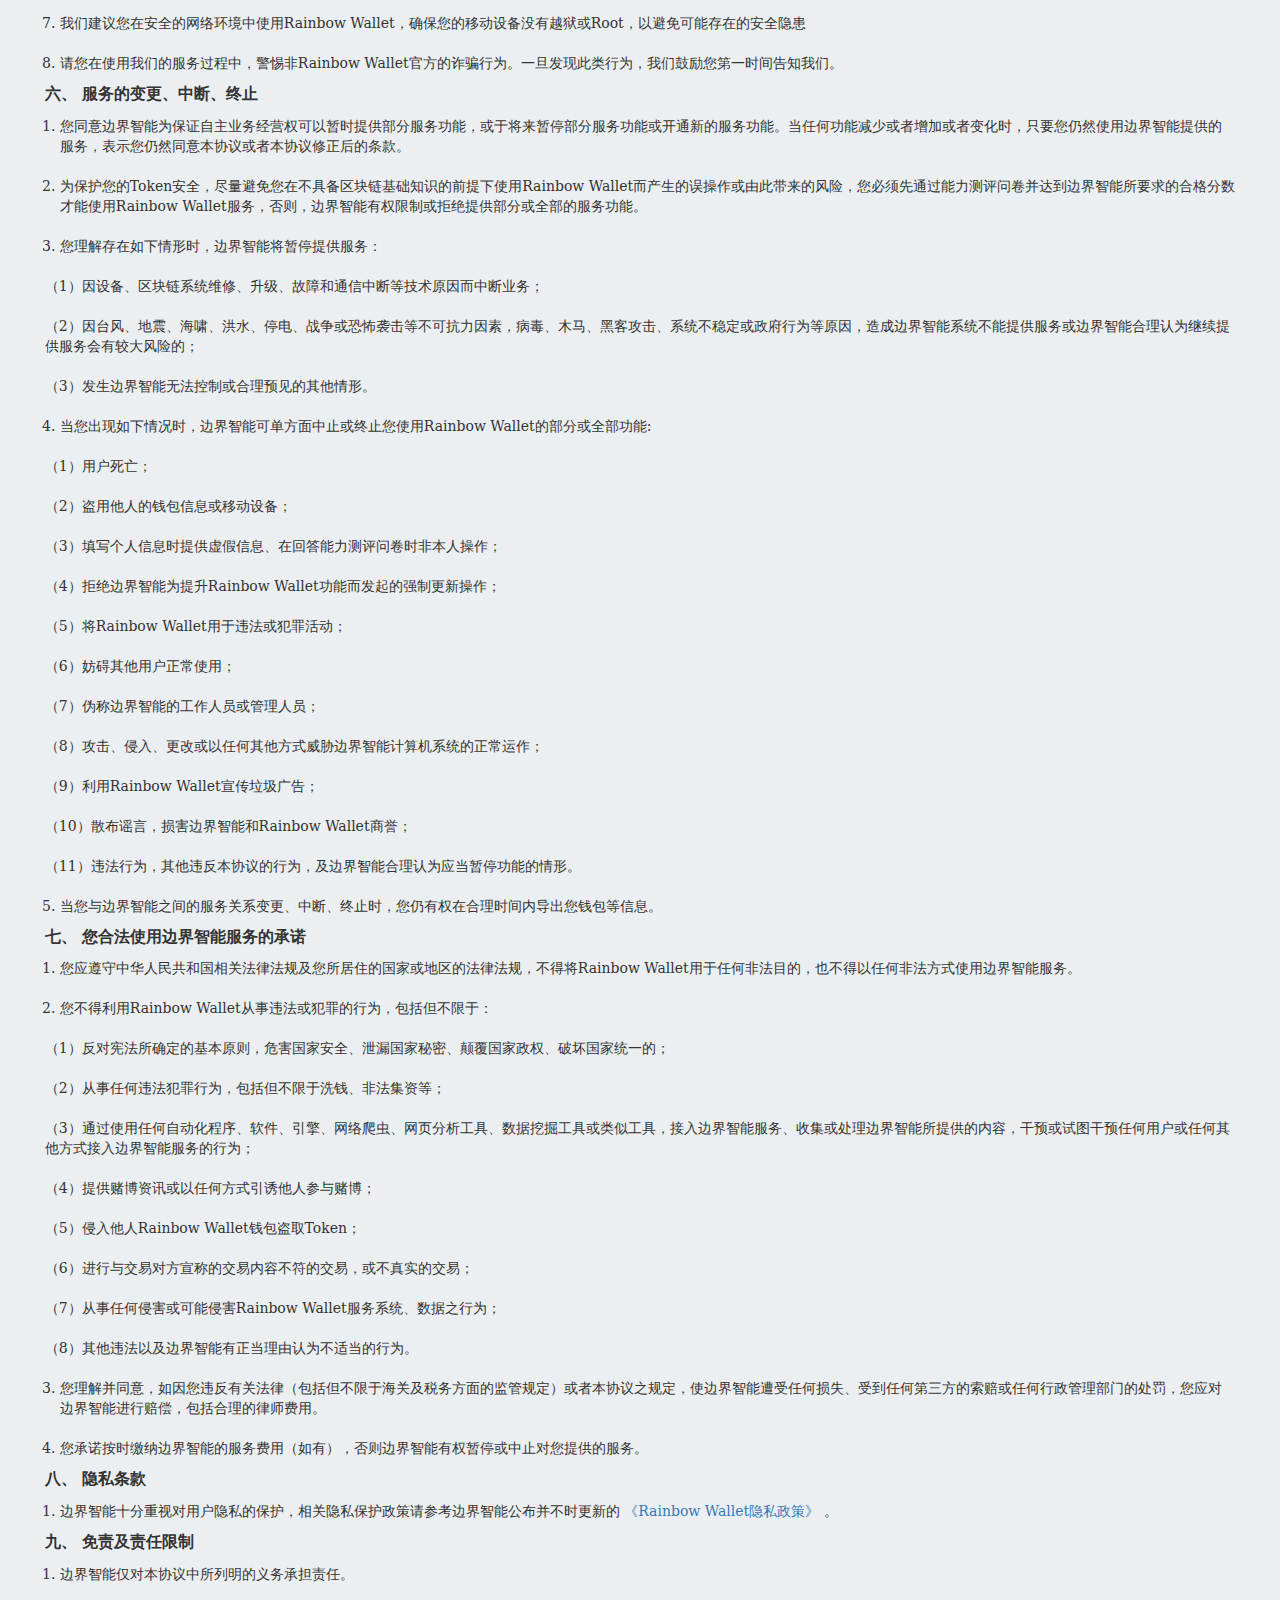
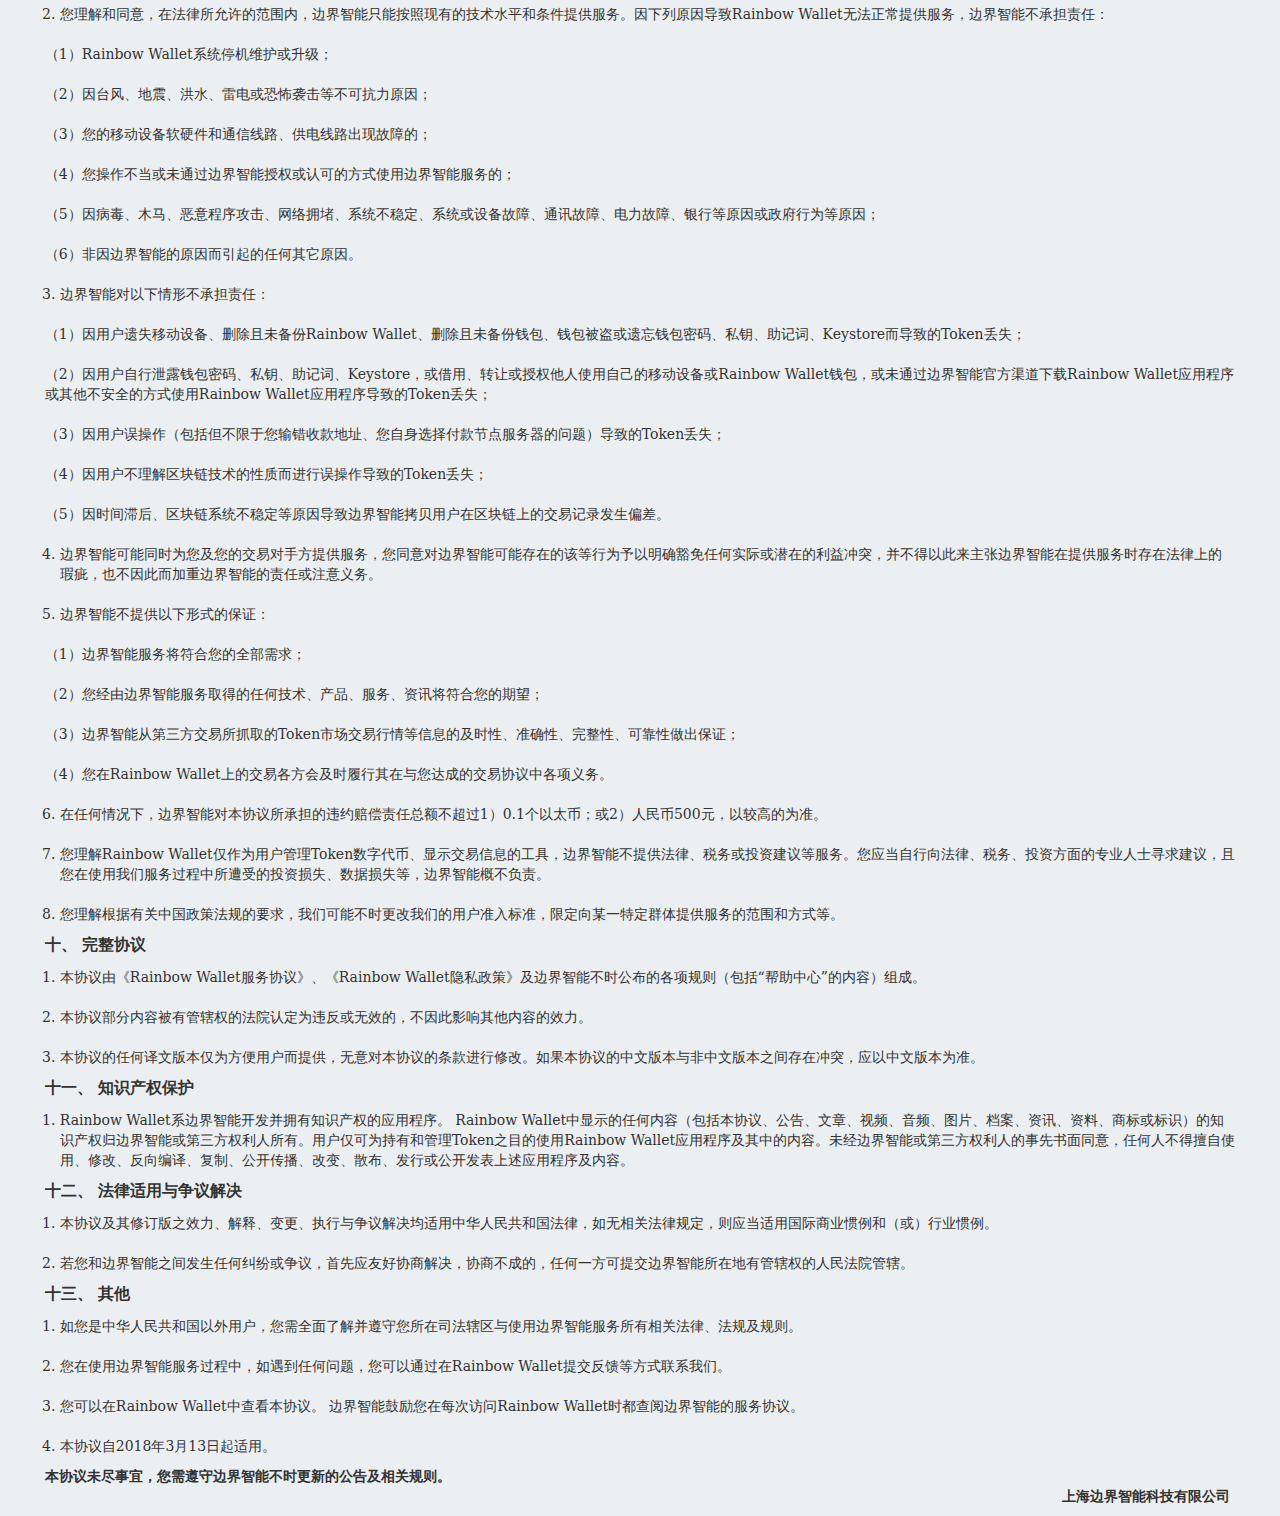
<file: service_agreement.html>
<!DOCTYPE html>
<html lang="en">
<head>
    <meta charset="UTF-8">
    <!-- 移动设备优先 -->
    <meta name="viewport" content="width=device-width, initial-scale=1, maximum-scale=1, user-scalable=no">
    <title>Rainbow服务协议</title>
    <!-- 最新版本的 Bootstrap 核心 CSS 文件 -->
    <!-- Bootstrap -->
    <link href="./resources/img/page_icon.png" rel="shortcut icon" type="image/x-icon">
    <link href="./resources/css/bootstrap.min.css" rel="stylesheet">
    <link href="./resources/css/download/service_agreement.css" rel="stylesheet">
    <style>
        body{
            background: #ECEFF1;
        }
        ol{
            margin-left: -25px !important;
        }
        .header span{
            font-size: 20px;
            margin-top: 10px;
        }
    </style>
</head>
<body>

<div class="header" style="margin-top: 10px;">
    <span>《Rainbow服务协议》</span>
    <br>
    <span style="font-weight: normal;font-size: 14px">最近更新于：2018年3月13日</span>
</div>

<div class="top">
    <br>
    尊敬的用户：
    <br>
    <br>
    感谢您选择Rainbow Wallet服务。《Rainbow Wallet服务协议》（以下简称“本协议”）由上海边界智能科技有限公司（以下简称“边界智能”或“我们”）和用户（以下简称“您”或“用户”）签订，本协议在您与边界智能之间具有合同上的法律效力。
    <br>
    <br>
    边界智能在此特别提醒您在使用Rainbow Wallet（以下简称“Rainbow Wallet” 或“本软件”）之前，请认真阅读《Rainbow Wallet服务协议》及后文提到的相关协议，尤其是本协议规定的“免责及责任限制”等条款，确保您充分理解本协议中各条款，并自主考虑风险。
</div>

<br>

<div class="content">
    <p>一、 关于本协议的确认与接纳</p>
    <ol>
        <li>您下载Rainbow Wallet软件并创建或导入钱包，即视为您已经充分阅读并接受本协议全部条款，本协议立即生效，对双方具有约束力。</li>
        <br>
        <li>本协议可由边界智能随时更新，经修改的协议一经在Rainbow Wallet上公布，立即自动生效，恕不再另行通知。在边界智能公布修改协议条款后，如果您不接受修改后的条款，请立即停止使用Rainbow
            Wallet，您继续使用Rainbow Wallet将被视为接受修改后的协议。
        </li>
        <br>
        <li>如果您未满18周岁，或者是无民事行为能力人或限制民事行为能力人，请在父母或监护人指导下使用Rainbow Wallet。</li>
    </ol>

    <p>二、 定义</p>
    <ol>
        <li>
            Rainbow Wallet：指由边界智能基于IRIS Network的单链系统（及将来陆续支持的其他区块链系统）开发的区块链钱包，包括其他为方便用户使用区块链系统而开发的辅助工具。
        </li>
        <br>
        <li>
            用户：<br><br>
            <div style="margin-left: -15px">
            （1）&nbsp;用户必须是具备完全民事行为能力的自然人；<br>
            <br>
            （2）&nbsp;若您为18周岁以下的未成年人使用Rainbow Wallet服务，需要在您父母或监护人的指导下使用Rainbow Wallet。无民事行为能力人使用Rainbow
            Wallet或限制民事行为能力人超过其民事权利或行为能力范围从事交易的，造成的一切后果，Rainbow Wallet有权要求您及您的父母或监护人负责。
            </div>
        </li>
        <br>
        <li>
            能力测评问卷：指在您使用Rainbow Wallet之前（及在将来的使用过程中），需通过能力测评问卷以证明您了解区块链科技和知识，具备合理使用和管理分布式钱包的基本能力。
        </li>
        <br>
        <li>
            创建或导入钱包：指您使用Rainbow Wallet，确认履行本协议并创建或导入钱包的过程。
        </li>
        <br>
        <li>
            钱包密码：指您在创建Rainbow Wallet钱包过程中，软件操作界面提示您填写的密码，该密码用于加密保护私钥。钱包密码不存储在您的这台移动设备或边界智能的服务器，一旦丢失你需要借助明文私钥或助记词重置新密码。
        </li>
        <br>
        <li>
            信息提示：Rainbow Wallet软件操作界面涉及的信息提示内容，建议用户按照相关步骤进行操作。
        </li>
        <br>
        <li>
            特定用户：指按照中国法律法规及政策规定必须要配合边界智能履行个人信息披露义务的用户。
        </li>
        <br>
        <li>
            私钥：由256位随机字符构成，是用户拥有并使用Token的核心。
        </li>
        <br>
        <li>
            公钥：由私钥借助密码学原理单向推导生成，并用以生成区块链数字钱包地址，数字钱包地址即为公开收款地址。
        </li>
        <br>
        <li>
            助记词：符合区块链BIP39 行业标准，由随机算法生成的16个有序单词组成。是私钥的易记录表现形式，方便用户备份保管。
        </li>
        <br>
        <li>
            Keystore: 是私钥或助记词经过用户设置的钱包密码加密保存的文件形式，它只存储在您的这台移动设备中，不会同步至边界智能服务器。
        </li>
        <br>
        <li>
            Token：指Rainbow Wallet支持的Token种类，包括但不限于IRIS Hub的原生Token。
        </li>
        <br>
        <li>
            中华人民共和国：本协议所指的中华人民共和国不包括香港、澳门、台湾地区。
        </li>
    </ol>


    <p>三、 服务内容</p>
    <ol>
        <li>
            <span class="strong">创建或导入钱包。</span>对Rainbow Wallet支持的Token，您可以使用Rainbow Wallet生成新钱包，如您不小心遗忘密码，可通过助记词导入已创建的钱包，重设密码。
        </li>
        <br>
        <li>
            <span class="strong">付款、收款。</span>您可以使用Rainbow
            Wallet的付款、收款功能进行Token的管理，即运用私钥进行电子签名，对相关区块链的账本进行修改。付款是指付款方利用收款方的区块链地址进行付款操作，实际的付款、收款行为均在相关区块链系统（而非Rainbow
            Wallet）发生。
        </li>
        <br>
        <li>
            <span class="strong">委托验证。</span>您可以使用Rainbow Wallet查看委托验证节点的简介、全网占比、公钥，使用IRIS Token绑定或取消绑定节点。
        </li>
        <br>
        <li>
            <span class="strong">管理数字资产。</span>您可以使用Rainbow Wallet添加、保管并移除Rainbow Wallet所支持的Token。
        </li>
        <br>
        <li>
            <span class="strong">交易记录。</span>我们将通过区块链系统拷贝您全部或部分的交易记录。但交易记录以区块链系统的记载为准。
        </li>
        <br>
        <li>
            <span class="strong">暂停服务。</span>您知悉基于区块链系统交易“不可撤销”的属性，我们不能为您暂停或撤销付款交易等操作，但在一定情况下，我们可以暂停或者限制某位用户对Rainbow
            Wallet软件的操作。以及其他边界智能认为有必要提供的服务。
        </li>
        <br>
        <li>
            <span class="strong">其它边界智能认为有必要提供的服务。</span>
            <div style="margin-left: -15px;">
                <br>
                用户接受边界智能提供的上述服务时应了解以下常见问题：
                <br>
                <br>
            （1）秉承着区块链的分布式特点，并为了保护用户的Token安全，边界智能提供的是分布式服务，大大区别于银行业金融机构。用户了解，边界智能不提供以下服务：
            <ul style="margin-left: -15px;">
                <br>
                <li>
                    存储用户的钱包密码（即用户创建/导入钱包时设置的密码）、私钥、助记词、Keystore；
                </li>
                <li>
                    找回用户的钱包密码、私钥、助记词、Keystore；
                </li>
                <li>
                    冻结钱包；
                </li>
                <li>
                    挂失钱包；
                </li>
                <li>
                    恢复钱包；
                </li>
                <li>
                    交易回滚。
                </li>
                <br>
            </ul>

            （2）由于边界智能不提供上述服务，因此用户应当自行保管含有Rainbow Wallet的移动设备、备份Rainbow Wallet、备份钱包密码、助记词、私钥及Keystore。如用户遗失移动设备、删除且未备份Rainbow
            Wallet、删除且未备份钱包、钱包被盗或遗忘钱包密码、私钥、助记词、Keystore，边界智能均无法还原钱包或找回钱包密码、私钥、助记词、Keystore；如用户进行交易时误操作（例如输错收款地址），边界智能亦无法取消交易。

            <br>
            <br>
            （3）边界智能和Rainbow Wallet所能够提供的Token管理服务并未包括所有已存在的Token，请勿通过Rainbow Wallet操作任何Rainbow Wallet不支持的Token。
            <br>
            <br>
            （4） Rainbow Wallet仅是用户的Token管理工具，并非交易所或交易平台。虽然本协议将多次提及“交易”，其行为泛指用户使用Rainbow
            Wallet进行的付款和收款操作，这与交易所或交易平台上进行的“交易”有本质区别。
            </div>
        </li>
    </ol>


    <p>四、 您的权利义务</p>

    （一）创建或导入钱包

    <ol>
        <br>
        <li>
            创建或导入钱包：您有权在您的移动设备上通过Rainbow Wallet创建或导入钱包，有权设定钱包的钱包密码等信息，并有权通过Rainbow Wallet应用程序，使用自己的钱包在区块链上进行付款和收款等交易。
        </li>
        <br>
        <li>
            身份验证：按照有关法律法规和政策要求，特定用户在使用Rainbow Wallet提供的有关服务时，应当按照Rainbow
            Wallet的提示及时完成相关身份验证，要求您提交包括但不限于您的姓名、身份证号码、手机号码、银行卡号信息等个人信息。否则该特定用户将无法使用有关服务，因特定用户拖延造成的损失由您自行承担。
        </li>
        <br>
        <li>
            边界智能可能为不同的终端设备开发不同的软件版本，您应当根据实际需要选择下载合适的版本进行安装。如果您从未经合法授权的第三方获取本软件或与本软件名称相同的安装程序，边界智能将无法保证该软件能否正常使用，也无法保证其安全性，因此造成的损失由您自行承担。
        </li>
        <br>
        <li>
            本软件新版本发布后，旧版软件可能无法使用。边界智能不保证旧版软件的安全性、继续可用性及提供相应的客户服务。请您随时核对并更新最新版本。
        </li>
    </ol>


    （二）使用
    <ol>
        <br>
        <li>
            用户应自行妥善保管移动设备、钱包密码、私钥、助记词、Keystore等信息。边界智能不负责为用户保管以上信息。因您遗失移动设备、主动或被动泄露、遗忘钱包密码、私钥、助记词、Keystore或遭受他人攻击、诈骗等所引起的一切风险、责任、损失、费用应由您自行承担。
        </li>
        <br>
        <li>
            遵循信息提示。您了解并同意遵循Rainbow Wallet对您做出的信息提示，按照信息提示的内容进行操作，否则，由此引起的一切风险、责任、损失、费用等应由您自行承担。
        </li>
        <br>
        <li>
            积极完成身份验证。当Rainbow Wallet合理认为您的交易行为或交易情况出现异常的，或认为您的身份信息存在疑点的，或Rainbow Wallet认为应核对您身份证件或其他必要文件的情形时，请您积极配合Rainbow
            Wallet核对您的有效身份证件或其他必要文件，及时完成相关的身份验证。
        </li>
        <br>
        <li>
            付款
            <div style="margin-left: -15px;">
            <br>
            （1）您知悉对于Rainbow Wallet服务中您可使用的日计付款限额和笔数，可能因为您使用该付款服务时所处的国家/地区、监管要求、付款目的、Rainbow Wallet风险控制等事由而不同。
            <br>
            <br>
            （2）您理解基于区块链操作的“不可撤销”属性，当您使用Rainbow Wallet付款功能时，您应当自行承担因您操作失误而导致的后果（包括但不限于因您输错收款地址、您自身选择付款节点服务器的问题）。
            <br>
            <br>
            （3）您知悉在使用Rainbow Wallet服务时，以下情况的出现可能导致付款“交易失败”或“打包超时”：
            <ul>
                <br>
                <div style="margin-left: -15px;">
                <li>
                    钱包余额不足；
                </li>
                <li>
                    区块链执行合约代码失败；
                </li>
                <li>
                    超出监管部门、Rainbow Wallet或法律法规规定的付款额度；
                </li>
                <li>
                    网络、设备等技术故障；
                </li>
                <li>
                    区块链网络拥堵、故障等原因引起交易被抛弃；
                </li>
                <li>
                    您的地址或交易对方地址被识别为特殊地址, 如高风险地址、交易所地址、ICO地址等。
                </li>
                </div>
                <br>
            </ul>
            </div>
        <li>
            合法合规。您知悉在Rainbow Wallet进行操作时，您应当遵循有关法律法规、国家政策的要求。
        </li>
        <br>
        <li>
            服务费用：
            <br>
            <br>
            <div style="margin-left: -15px;">
                （1）Rainbow Wallet暂时不向您收取任何形式的服务费或手续费，将来需对某些服务进行收费时将另行约定或公布规则；
                <br>
                <br>
                （2）您使用Rainbow Wallet进行付款时暂时不用支付手续费；
            </div>

        </li>
    </ol>

    <p>
        五、 风险提示
    </p>

    <ol>
        <li>
            您了解并知悉，由于区块链领域的法律法规政策尚未健全，该领域的Token可能会产生无法兑现、技术不稳定等重大风险。且Token的价格波动幅度远高于其他金融资产。我们谨慎提醒您应当根据自身财务状况和风险偏好，理性选择持有或处置任何一种Token。Rainbow
            Wallet提供的行情查看功能仅系抓取部分交易所的Token汇率信息的搜索结果，并不表示为最新行情或最佳报价。
        </li>
        <br>
        <li>
            在使用Rainbow Wallet服务时，若您或您的相对方未遵从本协议或相关网站说明、交易、支付页面中之操作提示、规则，Rainbow Wallet并不保证交易会顺利完成，且Rainbow
            Wallet不承担损害赔偿责任。若发生前述情形，而Token已先行入账您的或您的交易方的Rainbow
            Wallet钱包或第三方钱包，您理解区块链操作具有的“不可逆”属性，以及相关交易具有“不可撤销”的特征，由您及您的相对方自行承担相应的风险后果。
        </li>
        <br>
        <li>
            您在交易过程中应当自行判断对方是否为完全民事行为能力人并自行决定是否与对方进行交易或付款给对方等，且您自行承担与此相关的所有风险。
        </li>
        <br>
        <li>
            在付款过程中，如果出现“交易失败”、“打包超时”等类似的异常信息提示时，您应通过相关区块链系统的官方途径或其他的区块链查询工具进行再次确认，以避免重复付款；否则，由此所引起的一切损失和费用应由您自行承担。
        </li>
        <br>
        <li>
            您理解当您在Rainbow Wallet上创建或导入钱包之后，您的Keystore、私钥、助记词等信息仅存储在当前的这台移动设备中，不存储在Rainbow Wallet或边界智能的服务器上。您可以按照Rainbow
            Wallet提供的操作指南采取同步钱包等方式更换移动设备。但若您未保存或备份钱包密码、私钥、助记词、Keystore等信息且在您移动设备丢失的情况下，您的Token将因此丢失，边界智能无法为您找回，您需自行承担相应损失。若您在导出、保存或备份钱包密码、私钥、助记词、Keystore等信息的时候泄密，或保存或备份上述信息的设备或服务器被黑客攻击或控制等情况下，您的Token将因此丢失，边界智能无法为您找回，您需自行承担相应损失。
        </li>
        <br>
        <li>
            我们建议您在创建或导入钱包时对您钱包的钱包密码、私钥、助记词及Keystore等信息做好安全备份。我们提请您注意，请不要采用以下备份方式：截图、邮件、记事本、短信、微信、QQ等电子备份方式。我们建议您在纸质记事本上抄写助记词和Keystore等信息，同时您亦可将电子数据保管至密码管理器。
        </li>
        <br>
        <li>
            我们建议您在安全的网络环境中使用Rainbow Wallet，确保您的移动设备没有越狱或Root，以避免可能存在的安全隐患
        </li>
        <br>
        <li>
            请您在使用我们的服务过程中，警惕非Rainbow Wallet官方的诈骗行为。一旦发现此类行为，我们鼓励您第一时间告知我们。
        </li>
    </ol>

    <p>
        六、 服务的变更、中断、终止
    </p>
    <ol>
        <li>
            您同意边界智能为保证自主业务经营权可以暂时提供部分服务功能，或于将来暂停部分服务功能或开通新的服务功能。当任何功能减少或者增加或者变化时，只要您仍然使用边界智能提供的服务，表示您仍然同意本协议或者本协议修正后的条款。
        </li>
        <br>
        <li>
            为保护您的Token安全，尽量避免您在不具备区块链基础知识的前提下使用Rainbow Wallet而产生的误操作或由此带来的风险，您必须先通过能力测评问卷并达到边界智能所要求的合格分数才能使用Rainbow
            Wallet服务，否则，边界智能有权限制或拒绝提供部分或全部的服务功能。
        </li>
        <br>
        <li>
            您理解存在如下情形时，边界智能将暂停提供服务：
            <br>
            <br>
            <div style="margin-left: -15px;">
            （1）因设备、区块链系统维修、升级、故障和通信中断等技术原因而中断业务；
            <br>
            <br>
            （2）因台风、地震、海啸、洪水、停电、战争或恐怖袭击等不可抗力因素，病毒、木马、黑客攻击、系统不稳定或政府行为等原因，造成边界智能系统不能提供服务或边界智能合理认为继续提供服务会有较大风险的；
            <br>
            <br>
            （3）发生边界智能无法控制或合理预见的其他情形。
            </div>
        </li>
        <br>
        <li>
            当您出现如下情况时，边界智能可单方面中止或终止您使用Rainbow Wallet的部分或全部功能:
            <br>
            <br>
            <div style="margin-left: -15px;">
            （1）用户死亡；
            <br>
            <br>
            （2）盗用他人的钱包信息或移动设备；
            <br>
            <br>
            （3）填写个人信息时提供虚假信息、在回答能力测评问卷时非本人操作；
            <br>
            <br>
            （4）拒绝边界智能为提升Rainbow Wallet功能而发起的强制更新操作；
            <br>
            <br>
            （5）将Rainbow Wallet用于违法或犯罪活动；
            <br>
            <br>
            （6）妨碍其他用户正常使用；
            <br>
            <br>
            （7）伪称边界智能的工作人员或管理人员；
            <br>
            <br>
            （8）攻击、侵入、更改或以任何其他方式威胁边界智能计算机系统的正常运作；
            <br>
            <br>
            （9）利用Rainbow Wallet宣传垃圾广告；
            <br>
            <br>
            （10）散布谣言，损害边界智能和Rainbow Wallet商誉；
            <br>
            <br>
            （11）违法行为，其他违反本协议的行为，及边界智能合理认为应当暂停功能的情形。
            </div>
        </li>
        <br>
        <li>
            当您与边界智能之间的服务关系变更、中断、终止时，您仍有权在合理时间内导出您钱包等信息。
        </li>
    </ol>


    <p>
        七、 您合法使用边界智能服务的承诺
    </p>

    <ol>
        <li>
            您应遵守中华人民共和国相关法律法规及您所居住的国家或地区的法律法规，不得将Rainbow Wallet用于任何非法目的，也不得以任何非法方式使用边界智能服务。
        </li>
        <br>
        <li>
            您不得利用Rainbow Wallet从事违法或犯罪的行为，包括但不限于：
            <br>
            <br>
            <div style="margin-left: -15px;">
            （1）反对宪法所确定的基本原则，危害国家安全、泄漏国家秘密、颠覆国家政权、破坏国家统一的；
            <br>
            <br>
            （2）从事任何违法犯罪行为，包括但不限于洗钱、非法集资等；
            <br>
            <br>
            （3）通过使用任何自动化程序、软件、引擎、网络爬虫、网页分析工具、数据挖掘工具或类似工具，接入边界智能服务、收集或处理边界智能所提供的内容，干预或试图干预任何用户或任何其他方式接入边界智能服务的行为；
            <br>
            <br>
            （4）提供赌博资讯或以任何方式引诱他人参与赌博；
            <br>
            <br>
            （5）侵入他人Rainbow Wallet钱包盗取Token；
            <br>
            <br>
            （6）进行与交易对方宣称的交易内容不符的交易，或不真实的交易；
            <br>
            <br>
            （7）从事任何侵害或可能侵害Rainbow Wallet服务系统、数据之行为；
            <br>
            <br>
            （8）其他违法以及边界智能有正当理由认为不适当的行为。
            </div>
        </li>
        <br>
        <li>
            您理解并同意，如因您违反有关法律（包括但不限于海关及税务方面的监管规定）或者本协议之规定，使边界智能遭受任何损失、受到任何第三方的索赔或任何行政管理部门的处罚，您应对边界智能进行赔偿，包括合理的律师费用。
        </li>
        <br>
        <li>
            您承诺按时缴纳边界智能的服务费用（如有），否则边界智能有权暂停或中止对您提供的服务。
        </li>
    </ol>

    <p>
        八、 隐私条款
    </p>

    <ol>
        <li>
            边界智能十分重视对用户隐私的保护，相关隐私保护政策请参考边界智能公布并不时更新的 <a href="./privacy.html" target="_blank">《Rainbow Wallet隐私政策》</a> 。
        </li>
    </ol>

    <p>
        九、 免责及责任限制
    </p>

    <ol>
        <li>
            边界智能仅对本协议中所列明的义务承担责任。
        </li>
        <br>
        <li>
            您理解和同意，在法律所允许的范围内，边界智能只能按照现有的技术水平和条件提供服务。因下列原因导致Rainbow Wallet无法正常提供服务，边界智能不承担责任：
            <br>
            <br>
            <div style="margin-left: -15px;">
            （1）Rainbow Wallet系统停机维护或升级；
            <br>
            <br>
            （2）因台风、地震、洪水、雷电或恐怖袭击等不可抗力原因；
            <br>
            <br>
            （3）您的移动设备软硬件和通信线路、供电线路出现故障的；
            <br>
            <br>
            （4）您操作不当或未通过边界智能授权或认可的方式使用边界智能服务的；
            <br>
            <br>
            （5）因病毒、木马、恶意程序攻击、网络拥堵、系统不稳定、系统或设备故障、通讯故障、电力故障、银行等原因或政府行为等原因；
            <br>
            <br>
            （6）非因边界智能的原因而引起的任何其它原因。
            </div>
        </li>
        <br>
        <li>
            边界智能对以下情形不承担责任：
            <br>
            <br>
            <div style="margin-left: -15px;">
            （1）因用户遗失移动设备、删除且未备份Rainbow Wallet、删除且未备份钱包、钱包被盗或遗忘钱包密码、私钥、助记词、Keystore而导致的Token丢失；
            <br>
            <br>
            （2）因用户自行泄露钱包密码、私钥、助记词、Keystore，或借用、转让或授权他人使用自己的移动设备或Rainbow Wallet钱包，或未通过边界智能官方渠道下载Rainbow
            Wallet应用程序或其他不安全的方式使用Rainbow Wallet应用程序导致的Token丢失；
            <br>
            <br>
            （3）因用户误操作（包括但不限于您输错收款地址、您自身选择付款节点服务器的问题）导致的Token丢失；
            <br>
            <br>
            （4）因用户不理解区块链技术的性质而进行误操作导致的Token丢失；
            <br>
            <br>
            （5）因时间滞后、区块链系统不稳定等原因导致边界智能拷贝用户在区块链上的交易记录发生偏差。
            </div>
        </li>
        <br>
        <li>
            边界智能可能同时为您及您的交易对手方提供服务，您同意对边界智能可能存在的该等行为予以明确豁免任何实际或潜在的利益冲突，并不得以此来主张边界智能在提供服务时存在法律上的瑕疵，也不因此而加重边界智能的责任或注意义务。
        </li>
        <br>
        <li>
            边界智能不提供以下形式的保证：
            <br>
            <br>
            <div style="margin-left: -15px;">
            （1）边界智能服务将符合您的全部需求；
            <br>
            <br>
            （2）您经由边界智能服务取得的任何技术、产品、服务、资讯将符合您的期望；
            <br>
            <br>
            （3）边界智能从第三方交易所抓取的Token市场交易行情等信息的及时性、准确性、完整性、可靠性做出保证；
            <br>
            <br>
            （4）您在Rainbow Wallet上的交易各方会及时履行其在与您达成的交易协议中各项义务。
            </div>
        </li>
        <br>
        <li>
            在任何情况下，边界智能对本协议所承担的违约赔偿责任总额不超过1）0.1个以太币；或2）人民币500元，以较高的为准。
        </li>
        <br>
        <li>
            您理解Rainbow
            Wallet仅作为用户管理Token数字代币、显示交易信息的工具，边界智能不提供法律、税务或投资建议等服务。您应当自行向法律、税务、投资方面的专业人士寻求建议，且您在使用我们服务过程中所遭受的投资损失、数据损失等，边界智能概不负责。
        </li>
        <br>
        <li>
            您理解根据有关中国政策法规的要求，我们可能不时更改我们的用户准入标准，限定向某一特定群体提供服务的范围和方式等。
        </li>
    </ol>

    <p>
        十、 完整协议
    </p>

    <ol>
        <li>
            本协议由《Rainbow Wallet服务协议》、《Rainbow Wallet隐私政策》及边界智能不时公布的各项规则（包括“帮助中心”的内容）组成。
        </li>
        <br>
        <li>
            本协议部分内容被有管辖权的法院认定为违反或无效的，不因此影响其他内容的效力。
        </li>
        <br>
        <li>
            本协议的任何译文版本仅为方便用户而提供，无意对本协议的条款进行修改。如果本协议的中文版本与非中文版本之间存在冲突，应以中文版本为准。
        </li>
    </ol>

    <p>
        十一、 知识产权保护
    </p>

    <ol>
        <li>
            Rainbow Wallet系边界智能开发并拥有知识产权的应用程序。 Rainbow
            Wallet中显示的任何内容（包括本协议、公告、文章、视频、音频、图片、档案、资讯、资料、商标或标识）的知识产权归边界智能或第三方权利人所有。用户仅可为持有和管理Token之目的使用Rainbow
            Wallet应用程序及其中的内容。未经边界智能或第三方权利人的事先书面同意，任何人不得擅自使用、修改、反向编译、复制、公开传播、改变、散布、发行或公开发表上述应用程序及内容。
        </li>
    </ol>


    <p>
        十二、 法律适用与争议解决
    </p>

    <ol>
        <li>
            本协议及其修订版之效力、解释、变更、执行与争议解决均适用中华人民共和国法律，如无相关法律规定，则应当适用国际商业惯例和（或）行业惯例。
        </li>
        <br>
        <li>
            若您和边界智能之间发生任何纠纷或争议，首先应友好协商解决，协商不成的，任何一方可提交边界智能所在地有管辖权的人民法院管辖。
        </li>
    </ol>

    <p>
        十三、 其他
    </p>

    <ol>
        <li>
            如您是中华人民共和国以外用户，您需全面了解并遵守您所在司法辖区与使用边界智能服务所有相关法律、法规及规则。
        </li>
        <br>
        <li>
            您在使用边界智能服务过程中，如遇到任何问题，您可以通过在Rainbow Wallet提交反馈等方式联系我们。
        </li>
        <br>
        <li>
            您可以在Rainbow Wallet中查看本协议。 边界智能鼓励您在每次访问Rainbow Wallet时都查阅边界智能的服务协议。
        </li>
        <br>
        <li>
            本协议自2018年3月13日起适用。
        </li>
    </ol>
</div>


<div class="footer">
    本协议未尽事宜，您需遵守边界智能不时更新的公告及相关规则。
    <br>
    <p style="text-align: right;font-size:14px ;padding-right:5px">上海边界智能科技有限公司</p>
</div>


<!--&lt;!&ndash; jQuery (Bootstrap 的所有 JavaScript 插件都依赖 jQuery，所以必须放在前边) &ndash;&gt;-->
<!--<script src="./resources/js/jquery.min.js"></script>-->
<!--&lt;!&ndash; 加载 Bootstrap 的所有 JavaScript 插件。你也可以根据需要只加载单个插件。 &ndash;&gt;-->
<!--<script src="./resources/js/bootstrap.min.js"></script>-->
</body>
</html>
</file>
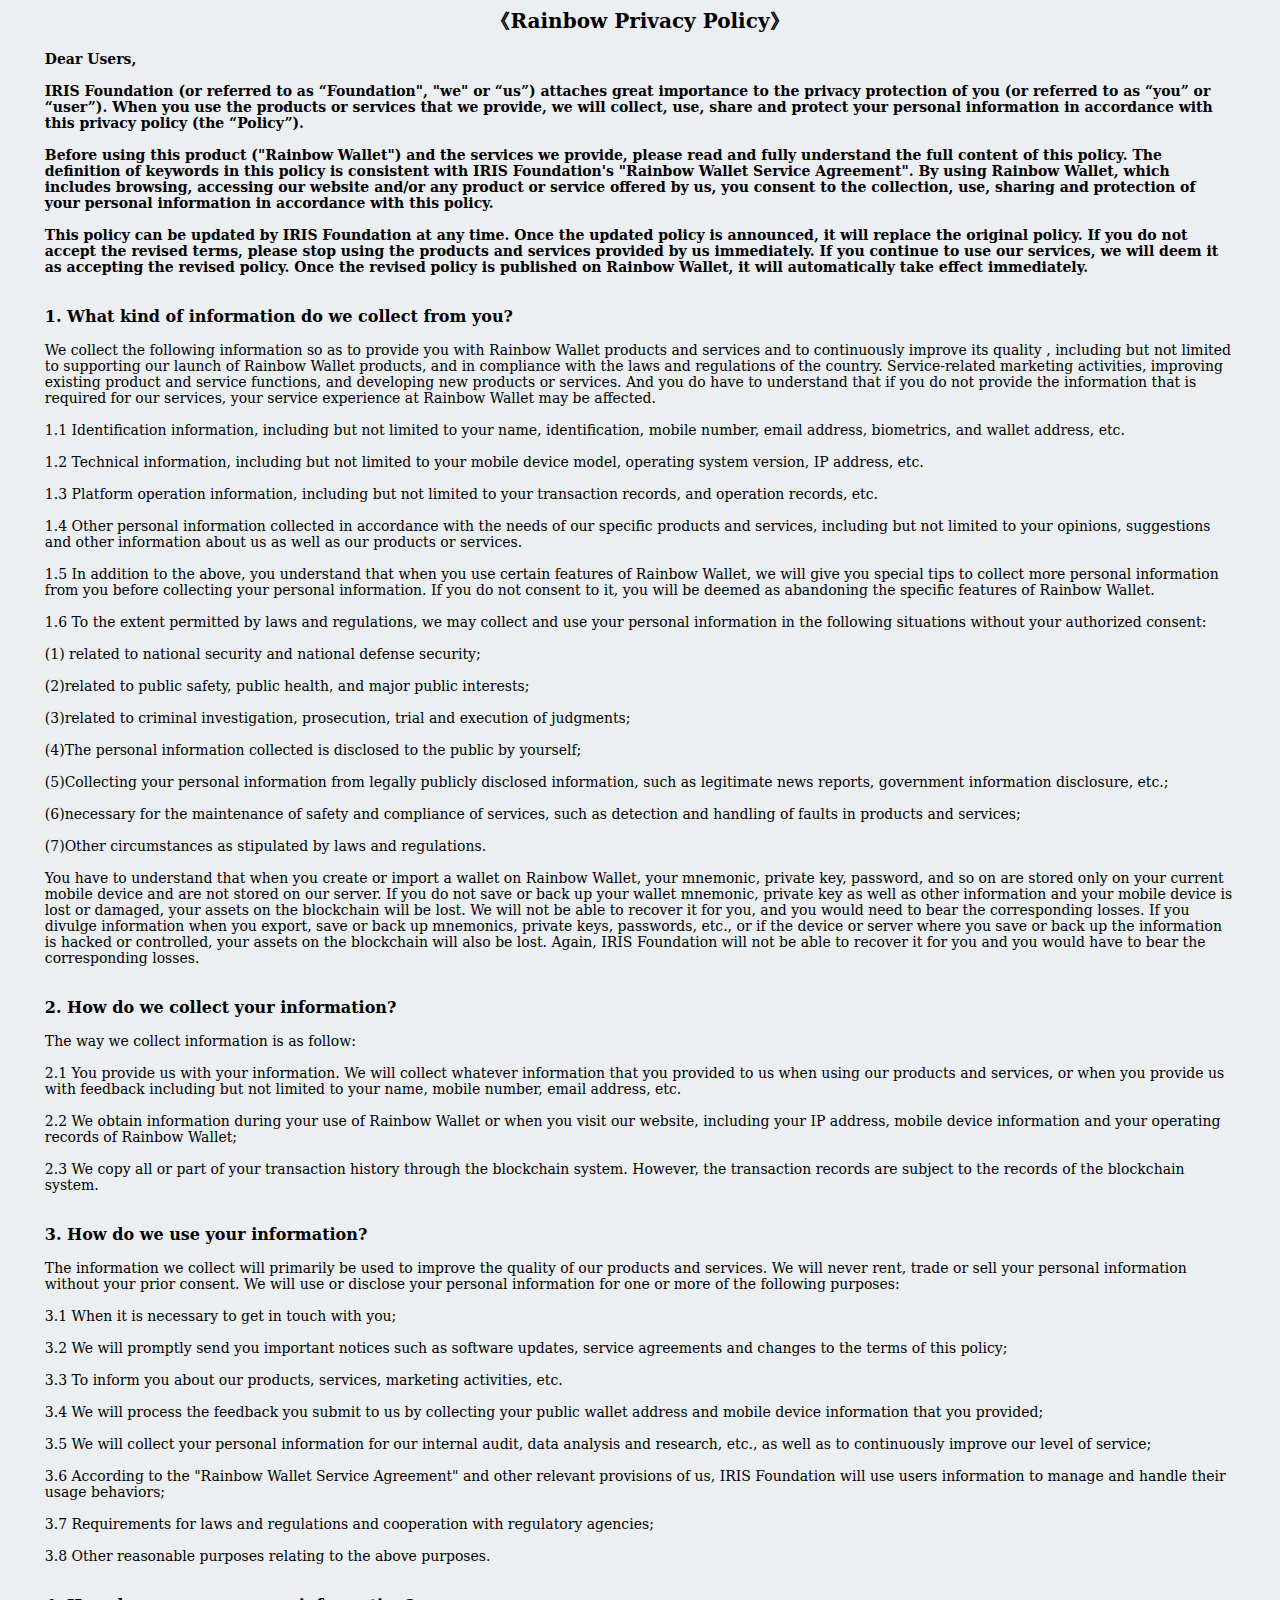
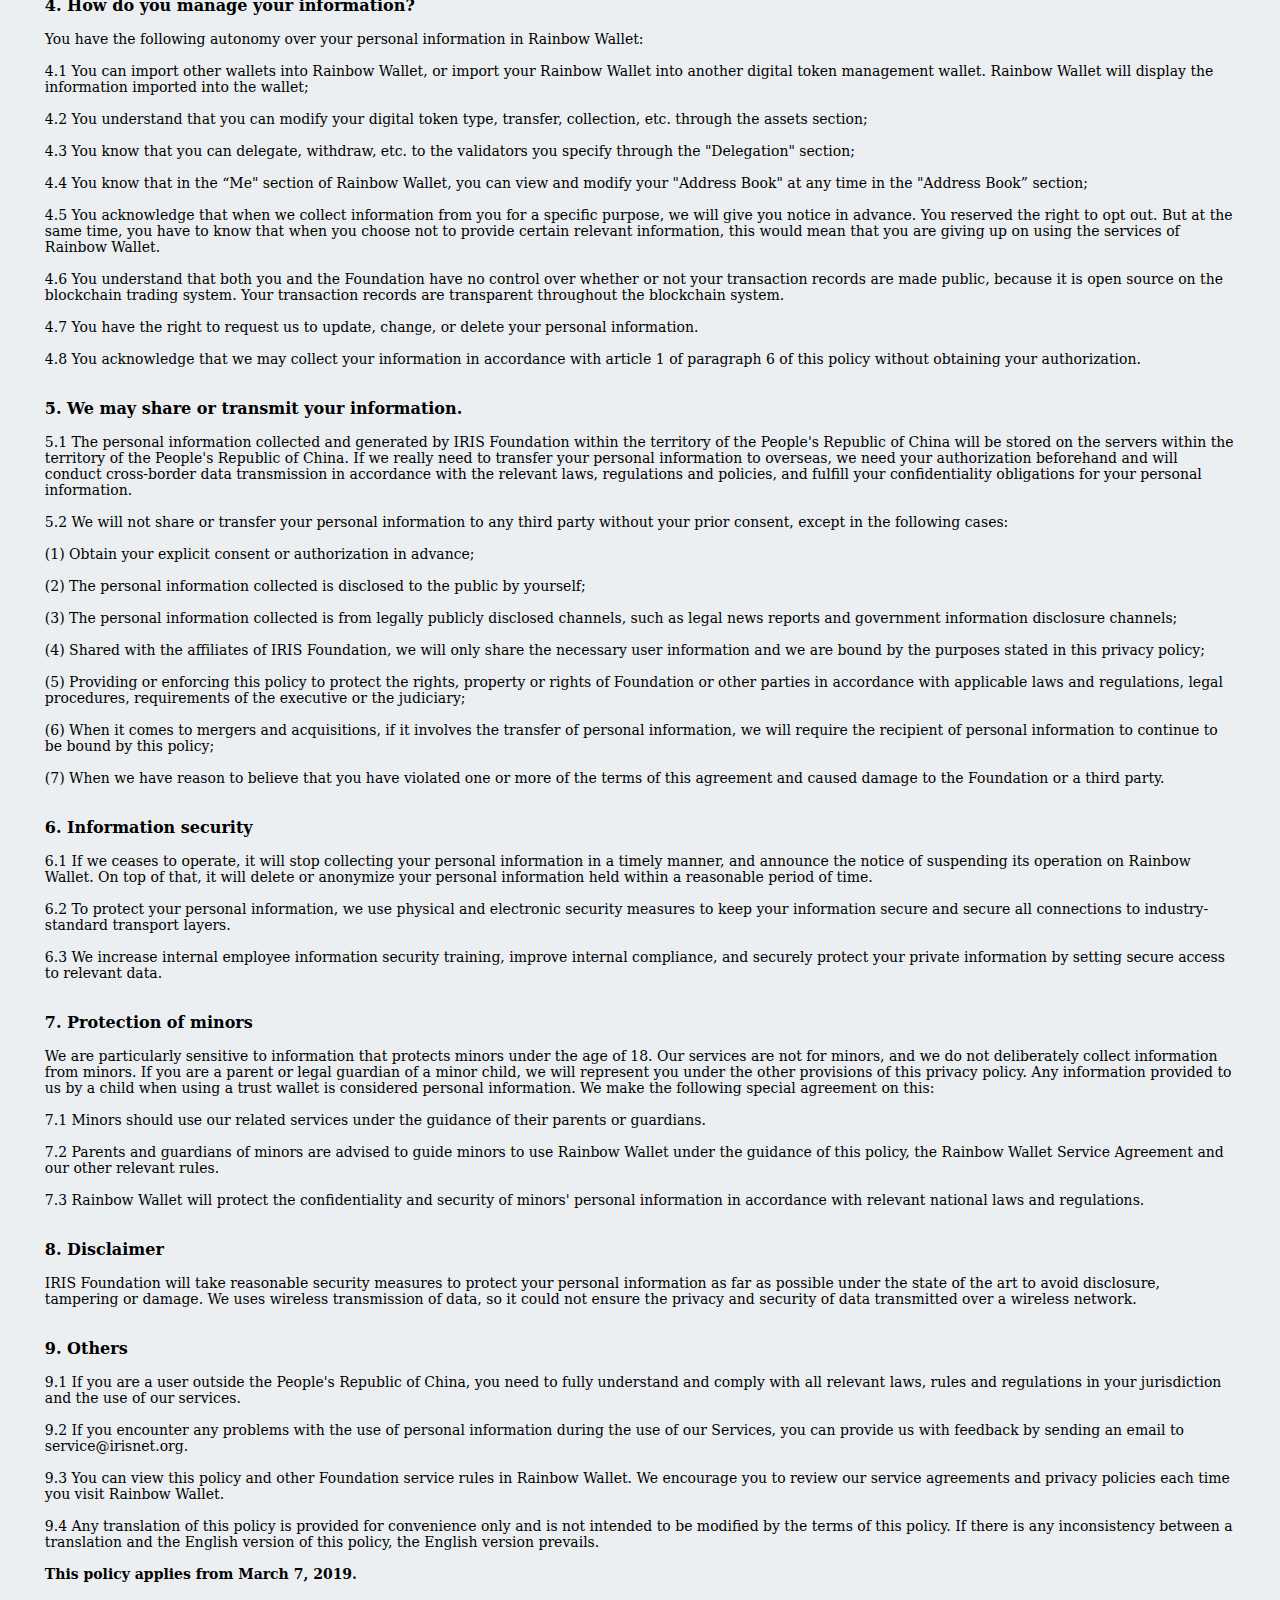
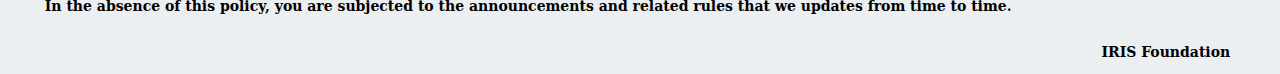
<file: www/privacy_en.html>
<!DOCTYPE html>
<html lang="en">
<head>
    <meta charset="UTF-8">
    <meta name="viewport" content="width=device-width, initial-scale=1, maximum-scale=1, user-scalable=no">
    <title>Rainbow Privacy Policy</title>
    <!--<link href="./resources/css/bootstrap.min.css" rel="stylesheet">-->
    <link href="./resources/img/page_icon.png" rel="shortcut icon" type="image/x-icon">
    <link href="./resources/css/download/privacy.css" rel="stylesheet">
    <style>
        body{
            background: #ECEFF1;
        }
        ol{
            margin-left: -25px !important;
        }
        .header span{
            font-size: 20px;
        }
    </style>
</head>
<body>
<div class="header">
    <span>《Rainbow Privacy Policy》</span>
    <br>
    <!--<span style="font-weight: normal;font-size: 14px">最近更新于：2018年3月13日</span>
    <br>-->
</div>
<br>
<div class="top">
    Dear Users,
    <br>
    <br>
    IRIS Foundation (or referred to as “Foundation", "we" or “us”) attaches great importance to the privacy protection of you (or referred to as “you” or “user”). When you use the products or services that we provide, we will collect, use, share and protect your personal information in accordance with this privacy policy (the “Policy”).
    <br>
    <br>
    Before using this product ("Rainbow Wallet") and the services we provide, please read and fully understand the full content of this policy. The definition of keywords in this policy is consistent with  IRIS Foundation's "Rainbow Wallet Service Agreement". By using Rainbow Wallet, which includes browsing, accessing our website and/or any product or service offered by us, you consent to the collection, use, sharing and protection of your personal information in accordance with this policy.
    <br>
    <br>
    This policy can be updated by IRIS Foundation at any time. Once the updated policy is announced, it will replace the original policy. If you do not accept the revised terms, please stop using the products and services provided by us immediately. If you continue to use our services, we will deem it as accepting the revised policy.  Once the revised policy is published on Rainbow Wallet, it will automatically take effect immediately.
    <br>
</div>
<div class="content">
    <br>
    <p>1. What kind of information do we collect from you?</p>
    <span style="margin:0">
    We collect the following information so as to provide you with Rainbow Wallet products and services and to continuously improve its quality , including but not limited to supporting our launch of Rainbow Wallet products, and in compliance with the laws and regulations of the country. Service-related marketing activities, improving existing product and service functions, and developing new products or services. And you do have to understand that if you do not provide the information that is required for our services, your service experience at Rainbow Wallet may be affected.
    </span>
    <div>
        <br>
        1.1 Identification information, including but not limited to your name, identification, mobile number, email address, biometrics, and wallet address, etc.
        <br>
        <br>
        1.2 Technical information, including but not limited to your mobile device model, operating system version, IP address, etc.
        <br>
        <br>
        1.3 Platform operation information, including but not limited to your transaction records, and operation records, etc.
        <br>
        <br>
        1.4 Other personal information collected in accordance with the needs of our specific products and services, including but not limited to your opinions, suggestions and other information about us as well as our products or services.
        <br>
        <br>
        1.5 In addition to the above, you understand that when you use certain features of Rainbow Wallet, we will give you special tips to collect more personal information from you before collecting your personal information. If you do not consent to it, you will be deemed as abandoning the specific features of Rainbow Wallet.
        <br>
        <br>
        1.6 To the extent permitted by laws and regulations, we may collect and use your personal information in the following situations without your authorized consent:
            <div>
                <br>
                (1) related to national security and national defense security;
                <br>
                <br>
                (2)related to public safety, public health, and major public interests;
                <br>
                <br>
                (3)related to criminal investigation, prosecution, trial and execution of judgments;
                <br>
                <br>
                (4)The personal information collected is disclosed to the public by yourself;
                <br>
                <br>
                (5)Collecting your personal information from legally publicly disclosed information, such as legitimate news reports, government information disclosure, etc.;
                <br>
                <br>
                (6)necessary for the maintenance of safety and compliance of services, such as detection and handling of faults in products and services;
                <br>
                <br>
                (7)Other circumstances as stipulated by laws and regulations.
            </div>
        <br>
    </div>
    <span style="margin:0">
        You have to understand that when you create or import a wallet on Rainbow Wallet, your mnemonic, private key, password, and so on are stored only on your current mobile device and are not stored on our server. If you do not save or back up your wallet mnemonic, private key as well as other information and your mobile device is lost or damaged, your assets on the blockchain will be lost.  We will not be able to recover it for you, and you would need to bear the corresponding losses. If you divulge information when you export, save or back up mnemonics, private keys, passwords, etc., or if the device or server where you save or back up the information is hacked or controlled, your assets on the blockchain will also be lost. Again, IRIS Foundation will not be able to recover it for you and you would have to bear the corresponding losses.
        <br>
        <br>
    </span>
    <p>2. How do we collect your information?</p>
    The way we collect information is as follow:
    <div>
        <br>
        2.1 You provide us with your information. We will collect whatever information that you provided to us when using our products and services, or when you provide us with feedback including but not limited to your name, mobile number, email address, etc.
        <br>
        <br>
        2.2 We obtain information during your use of Rainbow Wallet or when you visit our website, including your IP address, mobile device information and your operating records of Rainbow Wallet;
        <br>
        <br>
        2.3 We copy all or part of your transaction history through the blockchain system. However, the transaction records are subject to the records of the blockchain system.
    </div>
    <br>
    <p>3. How do we use your information?</p>
    <span style="margin:0">
        The information we collect will primarily be used to improve the quality of our products and services. We will never rent, trade or sell your personal information without your prior consent. We will use or disclose your personal information for one or more of the following purposes:
    </span>
    <div>
        <br>
        3.1 When it is necessary to get in touch with you;
        <br>
        <br>
        3.2 We will promptly send you important notices such as software updates, service agreements and changes to the terms of this policy; 
        <br>
        <br>
        3.3 To inform you about our products, services, marketing activities, etc.
        <br>
        <br>
        3.4 We will process the feedback you submit to us by collecting your public wallet address and mobile device information that you provided;
        <br>
        <br>
        3.5 We will collect your personal information for our internal audit, data analysis and research, etc., as well as to continuously improve our level of service;
        <br>
        <br>
        3.6 According to the "Rainbow Wallet Service Agreement" and other relevant provisions of us, IRIS Foundation will use users information to manage and handle their usage behaviors;
        <br>
        <br>
        3.7 Requirements for laws and regulations and cooperation with regulatory agencies;
        <br>
        <br>
        3.8 Other reasonable purposes relating to the above purposes.
        <br>
    </div>
    <br>
    <p>4. How do you manage your information?</p>
    <span style="margin:0">
        You have the following autonomy over your personal information in Rainbow Wallet:
    </span>
    <div>
        <br>
        4.1 You can import other wallets into Rainbow Wallet, or import your Rainbow Wallet into another digital token management wallet. Rainbow Wallet will display the information imported into the wallet;
        <br>
        <br>
        4.2 You understand that you can modify your digital token type, transfer, collection, etc. through the assets section;
        <br>
        <br>
        4.3 You know that you can delegate, withdraw, etc. to the validators you specify through the "Delegation" section;
        <br>
        <br>
        4.4 You know that in the “Me" section of Rainbow Wallet, you can view and modify your "Address Book" at any time in the "Address Book” section;
        <br>
        <br>
        4.5 You acknowledge that when we collect information from you for a specific purpose, we will give you notice in advance. You reserved the right to opt out. But at the same time, you have to know that when you choose not to provide certain relevant information, this would mean that you are giving up on using the services of Rainbow Wallet.
        <br>
        <br>
        4.6 You understand that both you and the Foundation have no control over whether or not your transaction records are made public, because it is open source on the blockchain trading system. Your transaction records are transparent throughout the blockchain system.
        <br>
        <br>
        4.7 You have the right to request us to update, change, or delete your personal information.
        <br>
        <br>
        4.8 You acknowledge that we may collect your information in accordance with article 1 of paragraph 6 of this policy without obtaining your authorization.
    </div>
    <br>
    <p>5. We may share or transmit your information.</p>
    <div>
        5.1 The personal information collected and generated by IRIS Foundation within the territory of the People's Republic of China will be stored on the servers within the territory of the People's Republic of China. If we really need to transfer your personal information to overseas, we need your authorization beforehand and will conduct cross-border data transmission in accordance with the relevant laws, regulations and policies, and fulfill your confidentiality obligations for your personal information.
        <br>
        <br>
        5.2 We will not share or transfer your personal information to any third party without your prior consent, except in the following cases:
        <div>
            <br>
            (1) Obtain your explicit consent or authorization in advance;
            <br>
            <br>
            (2) The personal information collected is disclosed to the public by yourself;
            <br>
            <br>
            (3) The personal information collected is from legally publicly disclosed channels, such as legal news reports and government information disclosure channels;
            <br>
            <br>
            (4) Shared with the affiliates of IRIS Foundation, we will only share the necessary user information and we are bound by the purposes stated in this privacy policy;
            <br>
            <br>
            (5) Providing or enforcing this policy to protect the rights, property or rights of Foundation or other parties in accordance with applicable laws and regulations, legal procedures, requirements of the executive or the judiciary;
            <br>
            <br>
            (6) When it comes to mergers and acquisitions, if it involves the transfer of personal information, we will require the recipient of personal information to continue to be bound by this policy;
            <br>
            <br>
            (7) When we have reason to believe that you have violated one or more of the terms of this agreement and caused damage to the Foundation or a third party.
        </div>
    </div>
    <br>
    <p>
    6. Information security
    </p>
    <div>
        6.1 If we ceases to operate, it will stop collecting your personal information in a timely manner, and announce the notice of suspending its operation on Rainbow Wallet. On top of that, it will delete or anonymize your personal information held within a reasonable period of time. 
        <br>
        <br>
        6.2 To protect your personal information, we use physical and electronic security measures to keep your information secure and secure all connections to industry-standard transport layers.
        <br>
        <br>
        6.3 We increase internal employee information security training, improve internal compliance, and securely protect your private information by setting secure access to relevant data.
        <br>
    </div>
    <br>
    <p>7. Protection of minors</p>
    <span style="margin:0">
        We are particularly sensitive to information that protects minors under the age of 18. Our services are not for minors, and we do not deliberately collect information from minors. If you are a parent or legal guardian of a minor child, we will represent you under the other provisions of this privacy policy. Any information provided to us by a child when using a trust wallet is considered personal information. We make the following special agreement on this:
    </span>
    <div>
        <br>
        7.1 Minors should use our related services under the guidance of their parents or guardians.
        <br>
        <br>
        7.2 Parents and guardians of minors are advised to guide minors to use Rainbow Wallet under the guidance of this policy, the Rainbow Wallet Service Agreement and our other relevant rules.
        <br>
        <br>
        7.3 Rainbow Wallet will protect the confidentiality and security of minors' personal information in accordance with relevant national laws and regulations.
        <br>
    </div>
    <br>
    <p>8. Disclaimer</p>
    <span style="margin:0">
       IRIS Foundation will take reasonable security measures to protect your personal information as far as possible under the state of the art to avoid disclosure, tampering or damage. We uses wireless transmission of data, so it could not ensure the privacy and security of data transmitted over a wireless network.
       <br>
       <br>
    </span>
    <p>9. Others</p>
    <div>
        9.1 If you are a user outside the People's Republic of China, you need to fully understand and comply with all relevant laws, rules and regulations in your jurisdiction and the use of our services.
        <br>
        <br>
        9.2 If you encounter any problems with the use of personal information during the use of our Services, you can provide us with feedback by sending an email to service@irisnet.org.
        <br>
        <br>
        9.3 You can view this policy and other Foundation service rules in Rainbow Wallet. We encourage you to review our service agreements and privacy policies each time you visit Rainbow Wallet.
        <br>
        <br>
        9.4 Any translation of this policy is provided for convenience only and is not intended to be modified by the terms of this policy. If there is any inconsistency between a translation and the English version of this policy, the English version prevails.
        <br>
    </div>
</div>
<div class="footer">
    <br>
    This policy applies from March 7, 2019.
    <br>
    <br>
    In the absence of this policy, you are subjected to the announcements and related rules that we updates from time to time.
    <br>
    <br>
    <p style="text-align: right;font-size:14px ;padding-right:5px">IRIS Foundation</p>
</div>
</body>
</html>
</file>
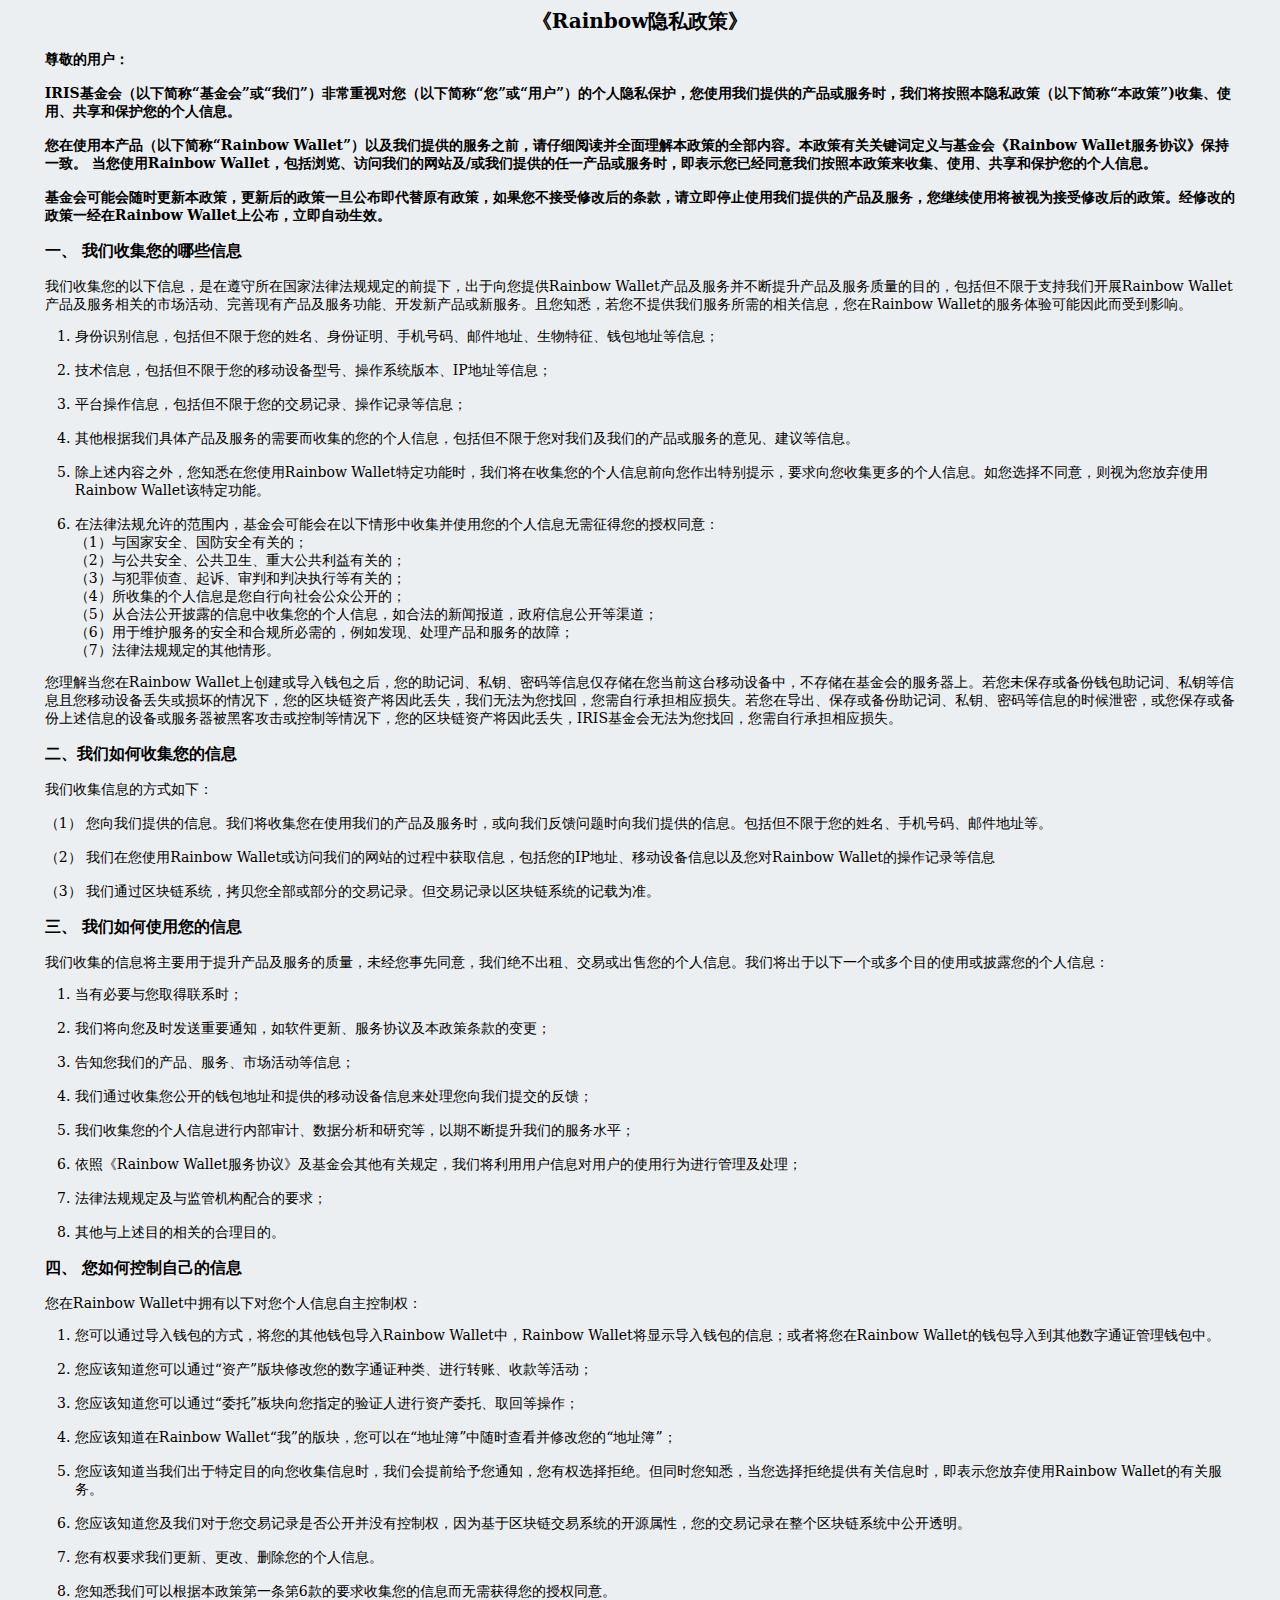
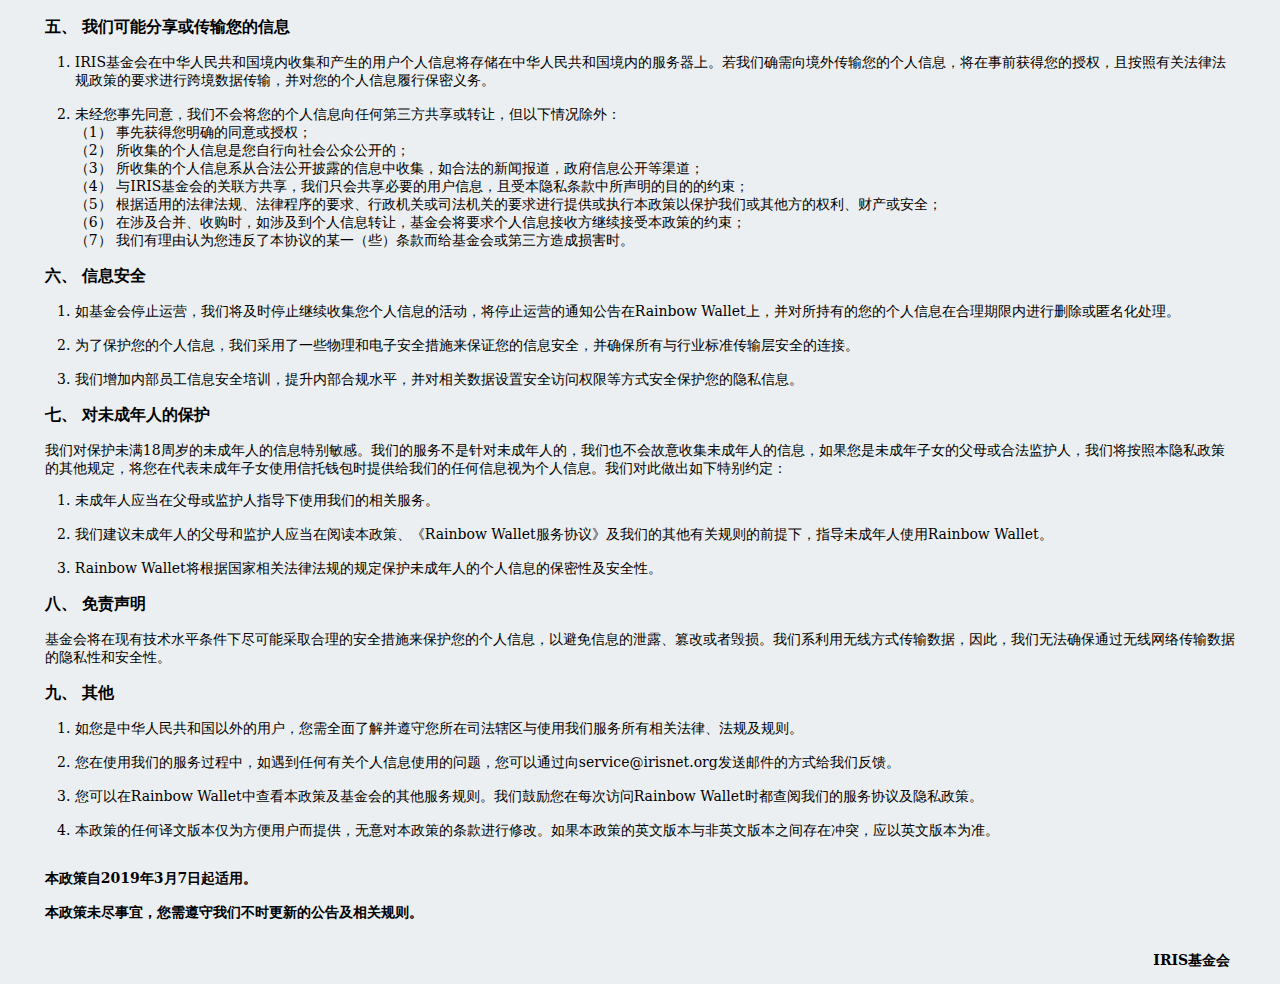
<file: www/privacy_zh.html>
<!DOCTYPE html>
<html lang="en">
<head>
    <meta charset="UTF-8">
    <meta name="viewport" content="width=device-width, initial-scale=1, maximum-scale=1, user-scalable=no">
    <title>Rainbow隐私政策</title>
    <!--<link href="./resources/css/bootstrap.min.css" rel="stylesheet">-->
    <link href="./resources/img/page_icon.png" rel="shortcut icon" type="image/x-icon">
    <link href="./resources/css/download/privacy.css" rel="stylesheet">
    <style>
        body{
            background: #ECEFF1;
        }
        ol{
            margin-left: -25px!important;
        }
        .header span{
            font-size: 20px;
        }
        div.content ol li {
            margin-left: 15px;
        }
    </style>
</head>
<body>

<div class="header">
    <span>《Rainbow隐私政策》</span>
    <br>
    <!--<span style="font-weight: normal;font-size: 14px">最近更新于：2018年3月13日</span>
    <br>-->
</div>
<br>
<div class="top">
    尊敬的用户：
    <br>
    <br>
    IRIS基金会（以下简称“基金会”或“我们”）非常重视对您（以下简称“您”或“用户”）的个人隐私保护，您使用我们提供的产品或服务时，我们将按照本隐私政策（以下简称“本政策”)收集、使用、共享和保护您的个人信息。
    <br>
    <br>
    您在使用本产品（以下简称“Rainbow Wallet”）以及我们提供的服务之前，请仔细阅读并全面理解本政策的全部内容。本政策有关关键词定义与基金会《Rainbow Wallet服务协议》保持一致。 当您使用Rainbow Wallet，包括浏览、访问我们的网站及/或我们提供的任一产品或服务时，即表示您已经同意我们按照本政策来收集、使用、共享和保护您的个人信息。
    <br>
    <br>
    基金会可能会随时更新本政策，更新后的政策一旦公布即代替原有政策，如果您不接受修改后的条款，请立即停止使用我们提供的产品及服务，您继续使用将被视为接受修改后的政策。经修改的政策一经在Rainbow Wallet上公布，立即自动生效。
    <br>
</div>
<div class="content">
    <p>一、 我们收集您的哪些信息</p>
    <span style="margin:0">
    我们收集您的以下信息，是在遵守所在国家法律法规规定的前提下，出于向您提供Rainbow Wallet产品及服务并不断提升产品及服务质量的目的，包括但不限于支持我们开展Rainbow Wallet产品及服务相关的市场活动、完善现有产品及服务功能、开发新产品或新服务。且您知悉，若您不提供我们服务所需的相关信息，您在Rainbow Wallet的服务体验可能因此而受到影响。
    </span>
    <ol>
        <li>
            身份识别信息，包括但不限于您的姓名、身份证明、手机号码、邮件地址、生物特征、钱包地址等信息；
        </li>
        <br>
        <li>
            技术信息，包括但不限于您的移动设备型号、操作系统版本、IP地址等信息；
        </li>
        <br>
        <li>
            平台操作信息，包括但不限于您的交易记录、操作记录等信息；
        </li>
        <br>
        <li>
            其他根据我们具体产品及服务的需要而收集的您的个人信息，包括但不限于您对我们及我们的产品或服务的意见、建议等信息。
        </li>
        <br>
        <li>
            除上述内容之外，您知悉在您使用Rainbow Wallet特定功能时，我们将在收集您的个人信息前向您作出特别提示，要求向您收集更多的个人信息。如您选择不同意，则视为您放弃使用Rainbow Wallet该特定功能。
        </li>
        <br>
        <li >
            在法律法规允许的范围内，基金会可能会在以下情形中收集并使用您的个人信息无需征得您的授权同意：
            <div>
                （1）与国家安全、国防安全有关的；
                <br>
                （2）与公共安全、公共卫生、重大公共利益有关的；
                <br>
                （3）与犯罪侦查、起诉、审判和判决执行等有关的；
                <br>
                （4）所收集的个人信息是您自行向社会公众公开的；
                <br>
                （5）从合法公开披露的信息中收集您的个人信息，如合法的新闻报道，政府信息公开等渠道；
                <br>
                （6）用于维护服务的安全和合规所必需的，例如发现、处理产品和服务的故障；
                <br>
                （7）法律法规规定的其他情形。
            </div>
        </li>
    </ol>
    <span style="margin:0">
        您理解当您在Rainbow Wallet上创建或导入钱包之后，您的助记词、私钥、密码等信息仅存储在您当前这台移动设备中，不存储在基金会的服务器上。若您未保存或备份钱包助记词、私钥等信息且您移动设备丢失或损坏的情况下，您的区块链资产将因此丢失，我们无法为您找回，您需自行承担相应损失。若您在导出、保存或备份助记词、私钥、密码等信息的时候泄密，或您保存或备份上述信息的设备或服务器被黑客攻击或控制等情况下，您的区块链资产将因此丢失，IRIS基金会无法为您找回，您需自行承担相应损失。
    </span>
    <p>二、我们如何收集您的信息</p>
    我们收集信息的方式如下：
    <div>
        <br>
        （1） 您向我们提供的信息。我们将收集您在使用我们的产品及服务时，或向我们反馈问题时向我们提供的信息。包括但不限于您的姓名、手机号码、邮件地址等。
        <br>
        <br>
        （2） 我们在您使用Rainbow Wallet或访问我们的网站的过程中获取信息，包括您的IP地址、移动设备信息以及您对Rainbow Wallet的操作记录等信息
        <br>
        <br>
        （3） 我们通过区块链系统，拷贝您全部或部分的交易记录。但交易记录以区块链系统的记载为准。
    </div>
    <p>
    三、 我们如何使用您的信息
    </p>
    <span style="margin:0">
        我们收集的信息将主要用于提升产品及服务的质量，未经您事先同意，我们绝不出租、交易或出售您的个人信息。我们将出于以下一个或多个目的使用或披露您的个人信息：
    </span>
    <ol>
        <li>当有必要与您取得联系时；</li><br>
        <li>我们将向您及时发送重要通知，如软件更新、服务协议及本政策条款的变更；</li><br>
        <li>告知您我们的产品、服务、市场活动等信息；</li><br>
        <li>我们通过收集您公开的钱包地址和提供的移动设备信息来处理您向我们提交的反馈；</li><br>
        <li>我们收集您的个人信息进行内部审计、数据分析和研究等，以期不断提升我们的服务水平；</li><br>
        <li>依照《Rainbow Wallet服务协议》及基金会其他有关规定，我们将利用用户信息对用户的使用行为进行管理及处理；</li><br>
        <li>法律法规规定及与监管机构配合的要求；</li><br>
        <li>其他与上述目的相关的合理目的。</li>
    </ol>
    <p>四、 您如何控制自己的信息</p>
    <span style="margin:0">
        您在Rainbow Wallet中拥有以下对您个人信息自主控制权：
    </span>
    <ol>
        <li>
            您可以通过导入钱包的方式，将您的其他钱包导入Rainbow Wallet中，Rainbow Wallet将显示导入钱包的信息；或者将您在Rainbow Wallet的钱包导入到其他数字通证管理钱包中。
        </li>
        <br>
        <li>
            您应该知道您可以通过“资产”版块修改您的数字通证种类、进行转账、收款等活动；
        </li>
        <br>
        <li>
            您应该知道您可以通过“委托”板块向您指定的验证人进行资产委托、取回等操作；
        </li>
        <br>
        <li>
            您应该知道在Rainbow Wallet“我”的版块，您可以在“地址簿”中随时查看并修改您的“地址簿”；
        </li>
        <br>
        <li>
            您应该知道当我们出于特定目的向您收集信息时，我们会提前给予您通知，您有权选择拒绝。但同时您知悉，当您选择拒绝提供有关信息时，即表示您放弃使用Rainbow Wallet的有关服务。
        </li>
        <br>
        <li>
            您应该知道您及我们对于您交易记录是否公开并没有控制权，因为基于区块链交易系统的开源属性，您的交易记录在整个区块链系统中公开透明。
        </li>
        <br>
        <li>
            您有权要求我们更新、更改、删除您的个人信息。
        </li>
        <br>
        <li>
            您知悉我们可以根据本政策第一条第6款的要求收集您的信息而无需获得您的授权同意。
        </li>
    </ol>
    <p>五、 我们可能分享或传输您的信息</p>
    <ol>
        <li>
            IRIS基金会在中华人民共和国境内收集和产生的用户个人信息将存储在中华人民共和国境内的服务器上。若我们确需向境外传输您的个人信息，将在事前获得您的授权，且按照有关法律法规政策的要求进行跨境数据传输，并对您的个人信息履行保密义务。
        </li>
        <br>
        <li>
            未经您事先同意，我们不会将您的个人信息向任何第三方共享或转让，但以下情况除外：
            <div>
                （1）  事先获得您明确的同意或授权；
                <br>
                （2） 所收集的个人信息是您自行向社会公众公开的；
                <br>
                （3） 所收集的个人信息系从合法公开披露的信息中收集，如合法的新闻报道，政府信息公开等渠道；
                <br>
                （4） 与IRIS基金会的关联方共享，我们只会共享必要的用户信息，且受本隐私条款中所声明的目的的约束；
                <br>
                （5） 根据适用的法律法规、法律程序的要求、行政机关或司法机关的要求进行提供或执行本政策以保护我们或其他方的权利、财产或安全；
                <br>
                （6） 在涉及合并、收购时，如涉及到个人信息转让，基金会将要求个人信息接收方继续接受本政策的约束；
                <br>
                （7） 我们有理由认为您违反了本协议的某一（些）条款而给基金会或第三方造成损害时。
            </div>
        </li>
    </ol>
    <p>
        六、 信息安全
    </p>
    <ol>
        <li>
            如基金会停止运营，我们将及时停止继续收集您个人信息的活动，将停止运营的通知公告在Rainbow Wallet上，并对所持有的您的个人信息在合理期限内进行删除或匿名化处理。
        </li>
        <br>
        <li>
            为了保护您的个人信息，我们采用了一些物理和电子安全措施来保证您的信息安全，并确保所有与行业标准传输层安全的连接。
        </li>
        <br>
        <li>
            我们增加内部员工信息安全培训，提升内部合规水平，并对相关数据设置安全访问权限等方式安全保护您的隐私信息。
        </li>
    </ol>
    <p>七、 对未成年人的保护</p>
    <span style="margin:0">
        我们对保护未满18周岁的未成年人的信息特别敏感。我们的服务不是针对未成年人的，我们也不会故意收集未成年人的信息，如果您是未成年子女的父母或合法监护人，我们将按照本隐私政策的其他规定，将您在代表未成年子女使用信托钱包时提供给我们的任何信息视为个人信息。我们对此做出如下特别约定：
    </span>
    <ol>
        <li>
            未成年人应当在父母或监护人指导下使用我们的相关服务。
        </li>
        <br>
        <li>
            我们建议未成年人的父母和监护人应当在阅读本政策、《Rainbow Wallet服务协议》及我们的其他有关规则的前提下，指导未成年人使用Rainbow Wallet。
        </li>
        <br>
        <li>
            Rainbow Wallet将根据国家相关法律法规的规定保护未成年人的个人信息的保密性及安全性。
        </li>
    </ol>
    <p>八、 免责声明</p>
    <span style="margin:0">
       基金会将在现有技术水平条件下尽可能采取合理的安全措施来保护您的个人信息，以避免信息的泄露、篡改或者毁损。我们系利用无线方式传输数据，因此，我们无法确保通过无线网络传输数据的隐私性和安全性。
    </span>

    <p>九、 其他</p>

    <ol>
        <li>
            如您是中华人民共和国以外的用户，您需全面了解并遵守您所在司法辖区与使用我们服务所有相关法律、法规及规则。
        </li>
        <br>
        <li>
            您在使用我们的服务过程中，如遇到任何有关个人信息使用的问题，您可以通过向service@irisnet.org发送邮件的方式给我们反馈。
        </li>
        <br>
        <li>
            您可以在Rainbow Wallet中查看本政策及基金会的其他服务规则。我们鼓励您在每次访问Rainbow Wallet时都查阅我们的服务协议及隐私政策。
        </li>
        <br>
        <li>
            本政策的任何译文版本仅为方便用户而提供，无意对本政策的条款进行修改。如果本政策的英文版本与非英文版本之间存在冲突，应以英文版本为准。
        </li>
        <br>
    </ol>
</div>
<div class="footer">
    本政策自2019年3月7日起适用。
    <br>
    <br>
    本政策未尽事宜，您需遵守我们不时更新的公告及相关规则。
    <br>
    <br>
    <p style="text-align:right; font-size:14px ;padding-right:5px">IRIS基金会</p>
</div>
</body>
</html>
</file>
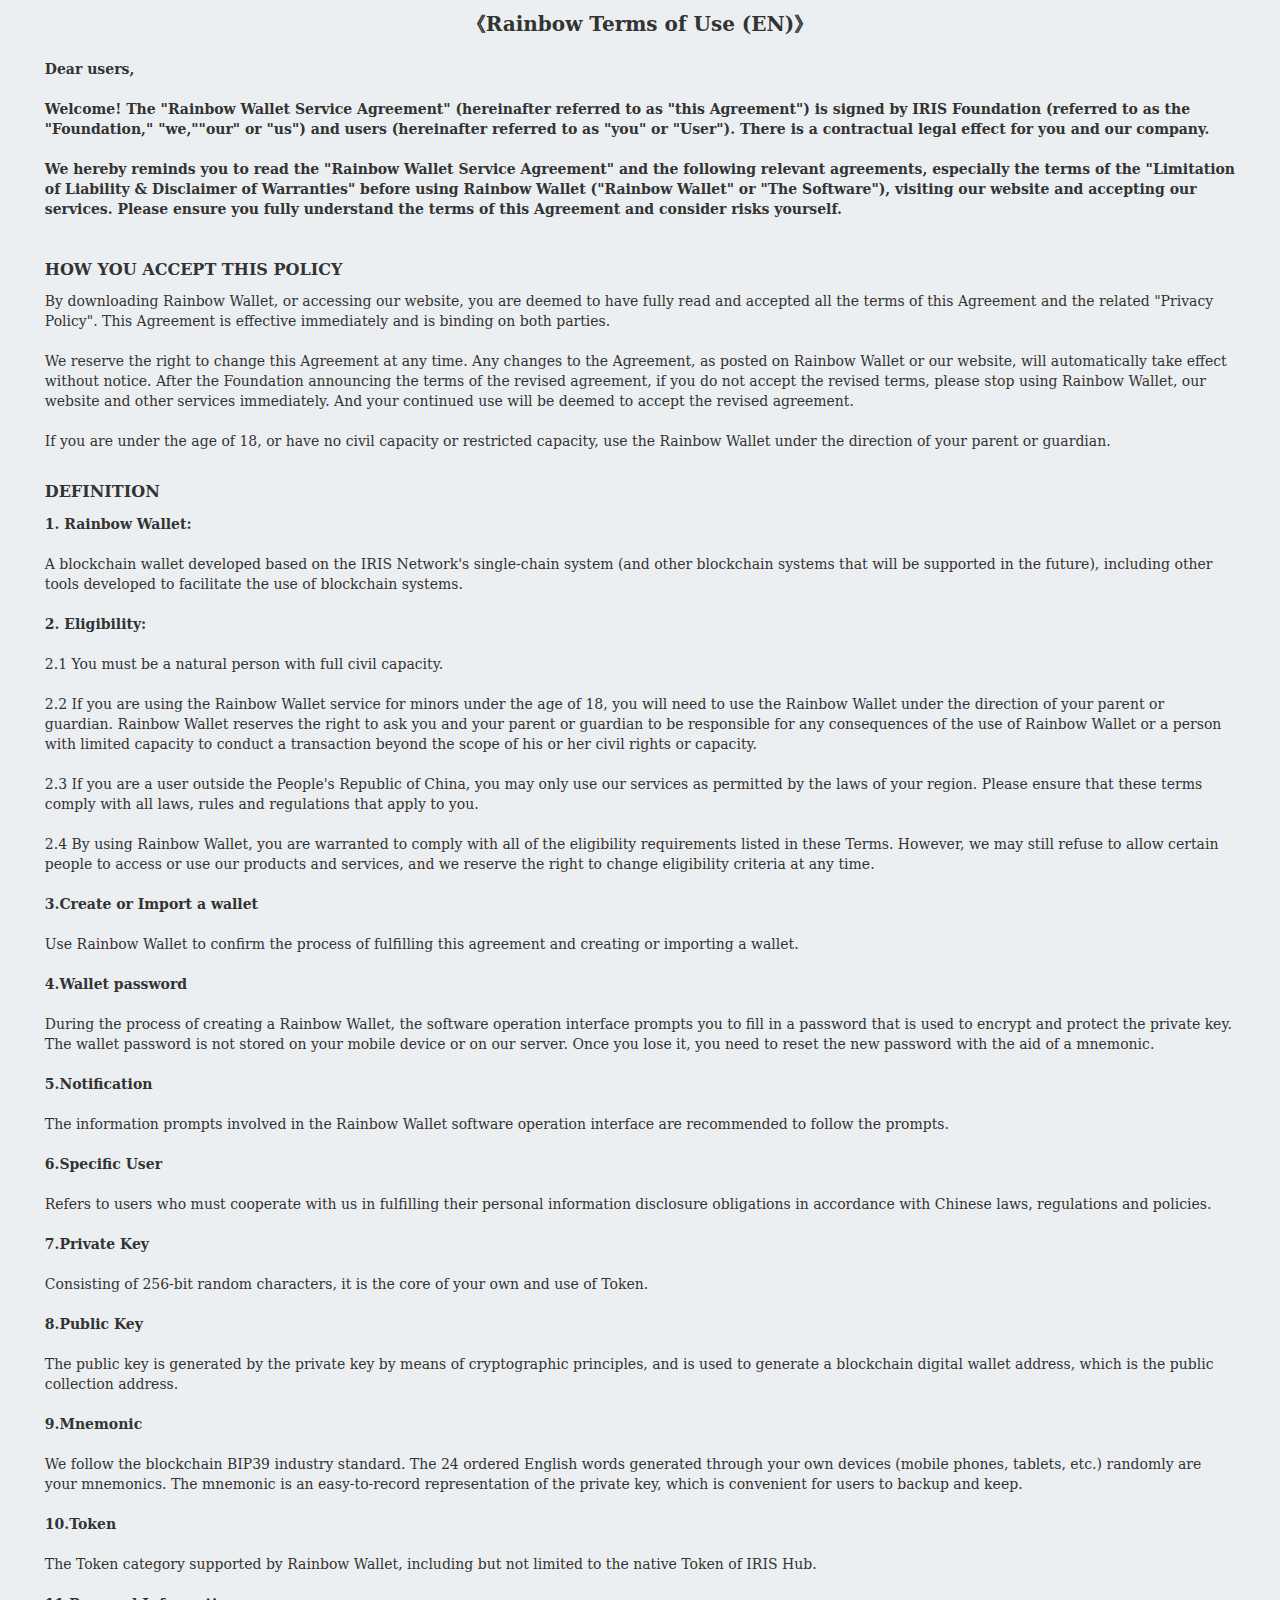
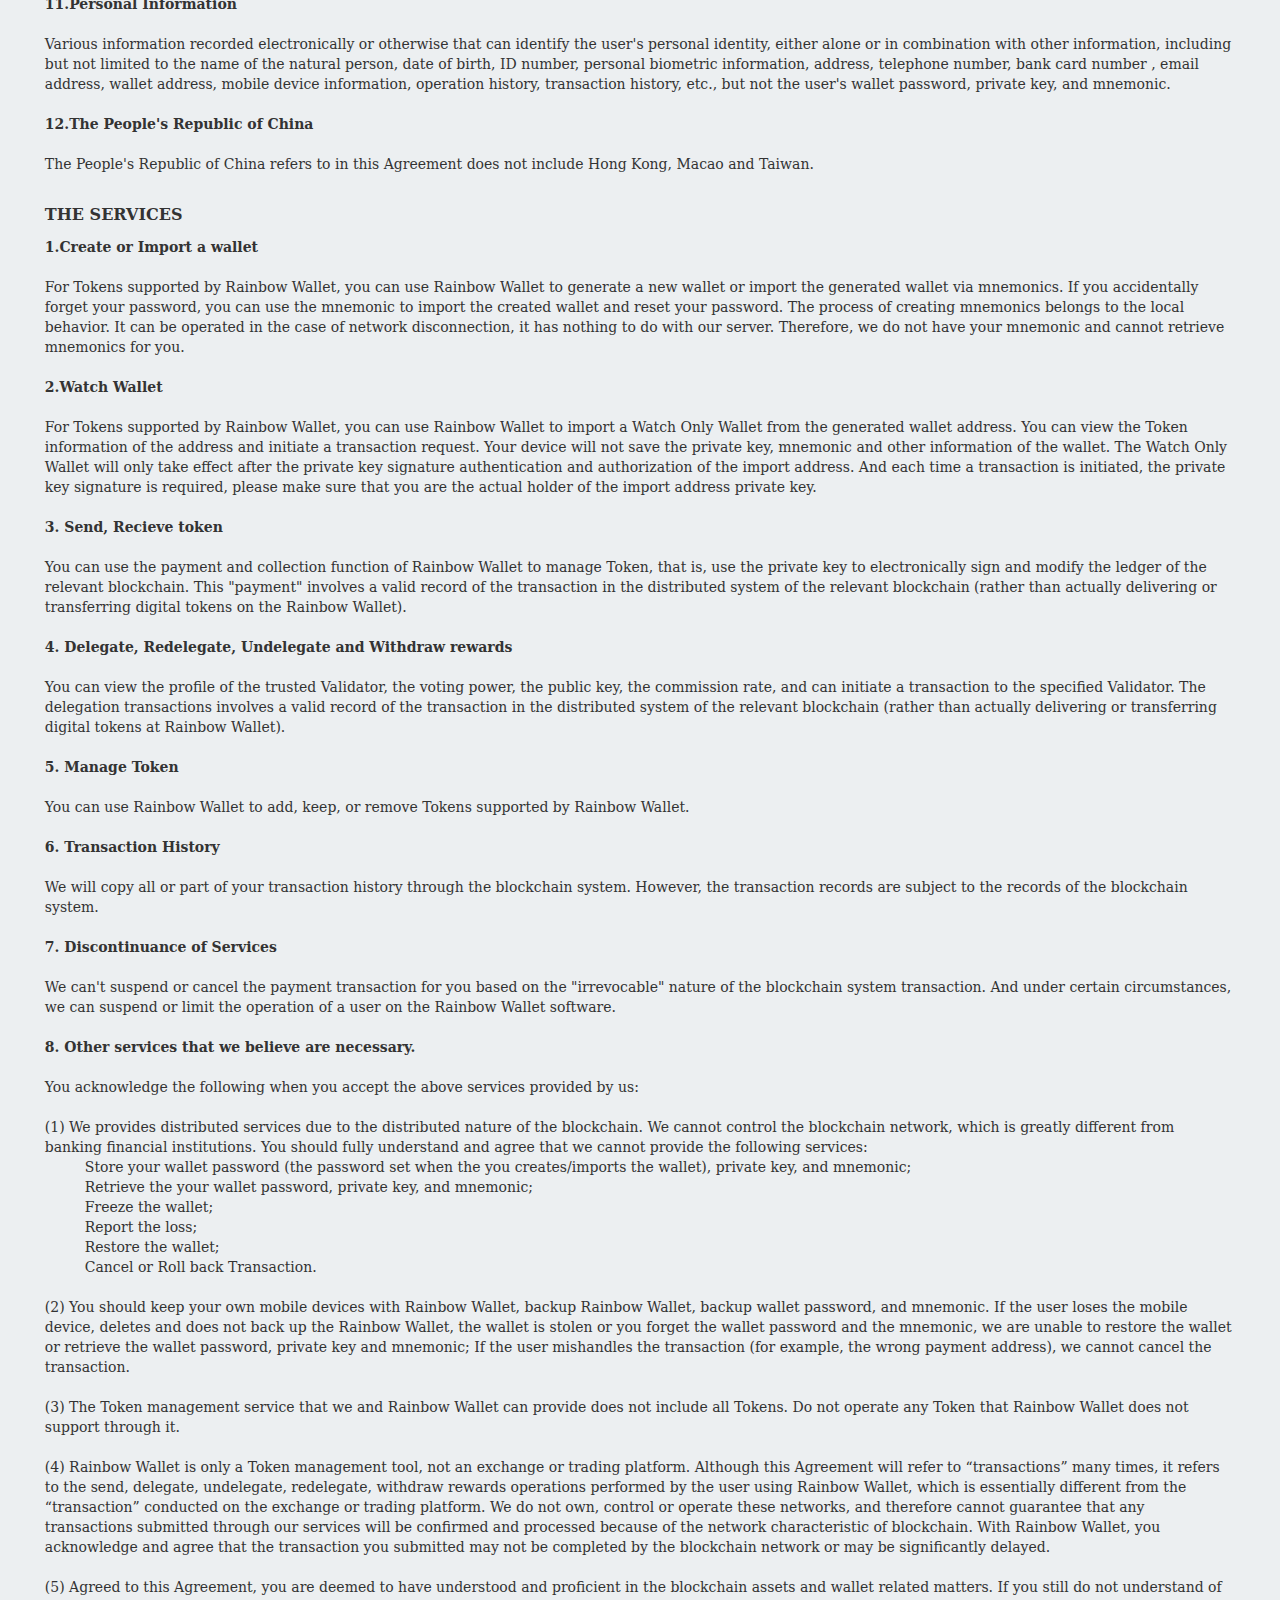
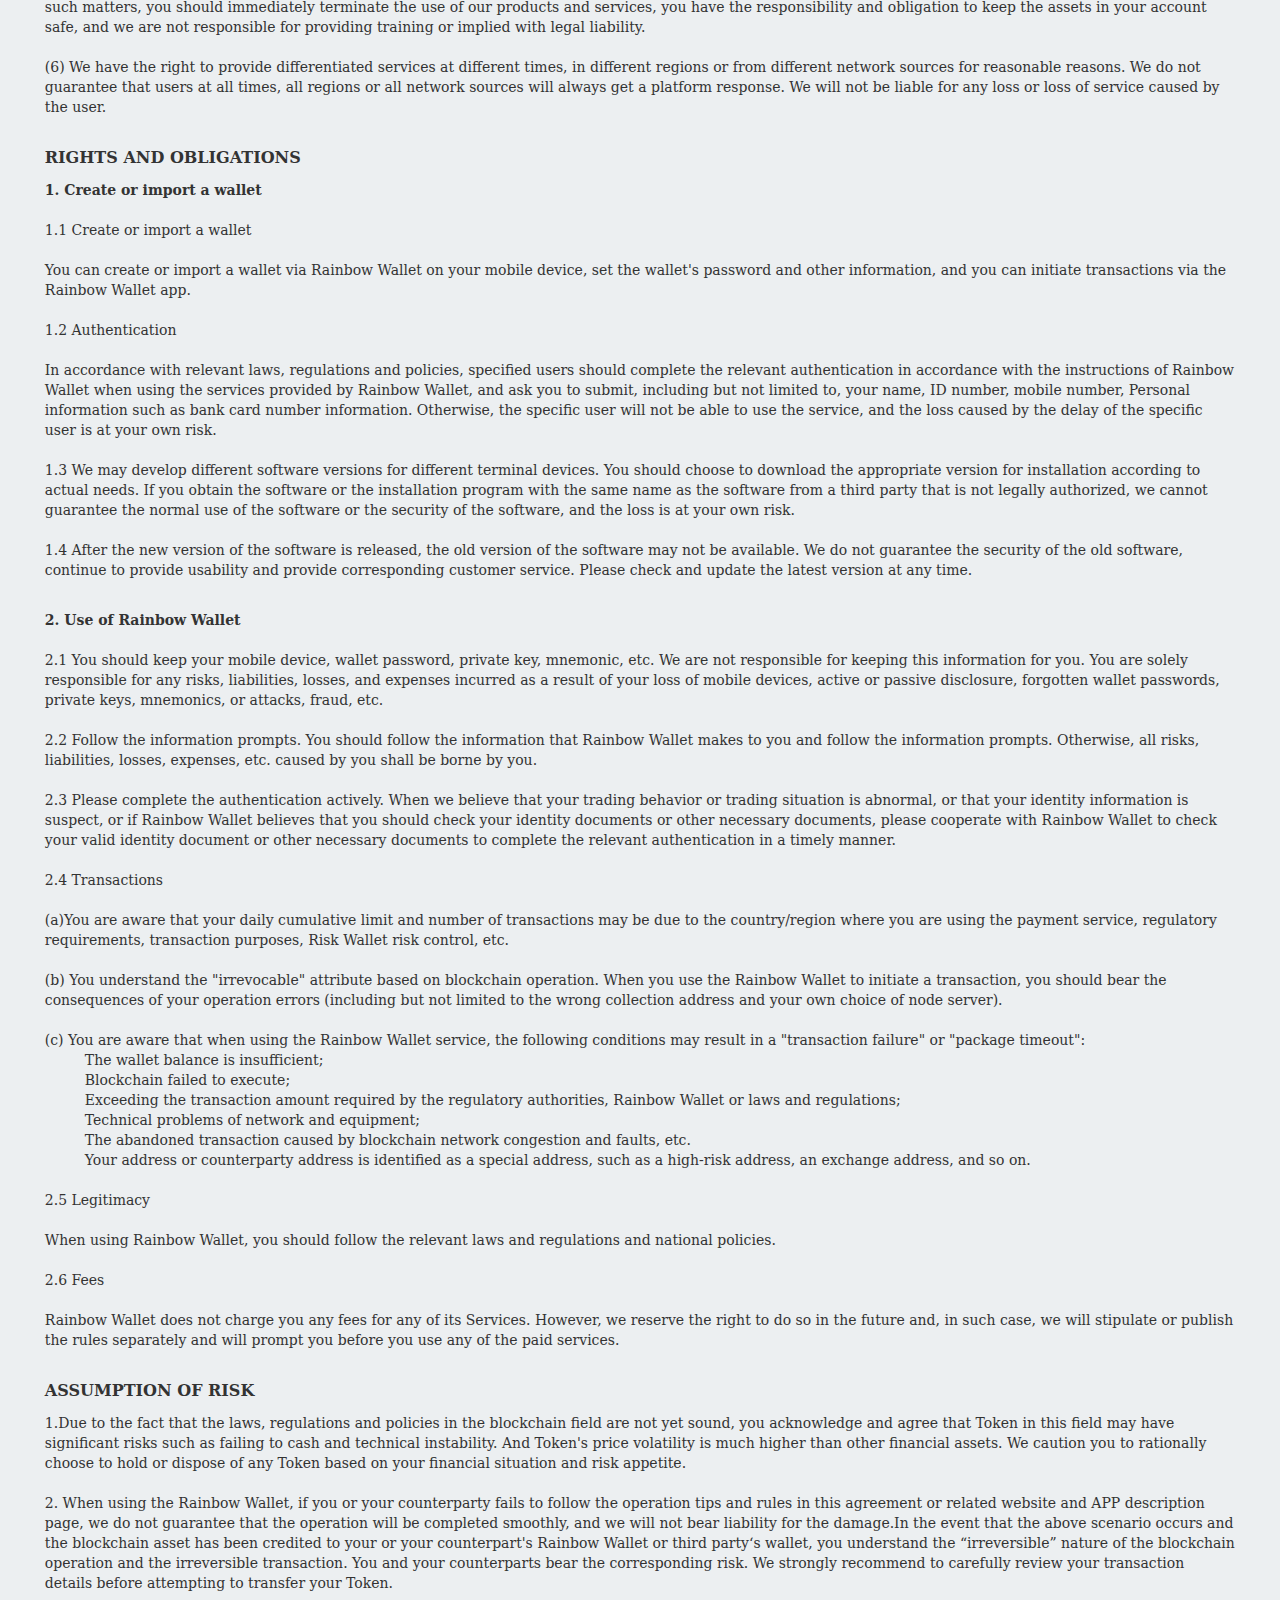
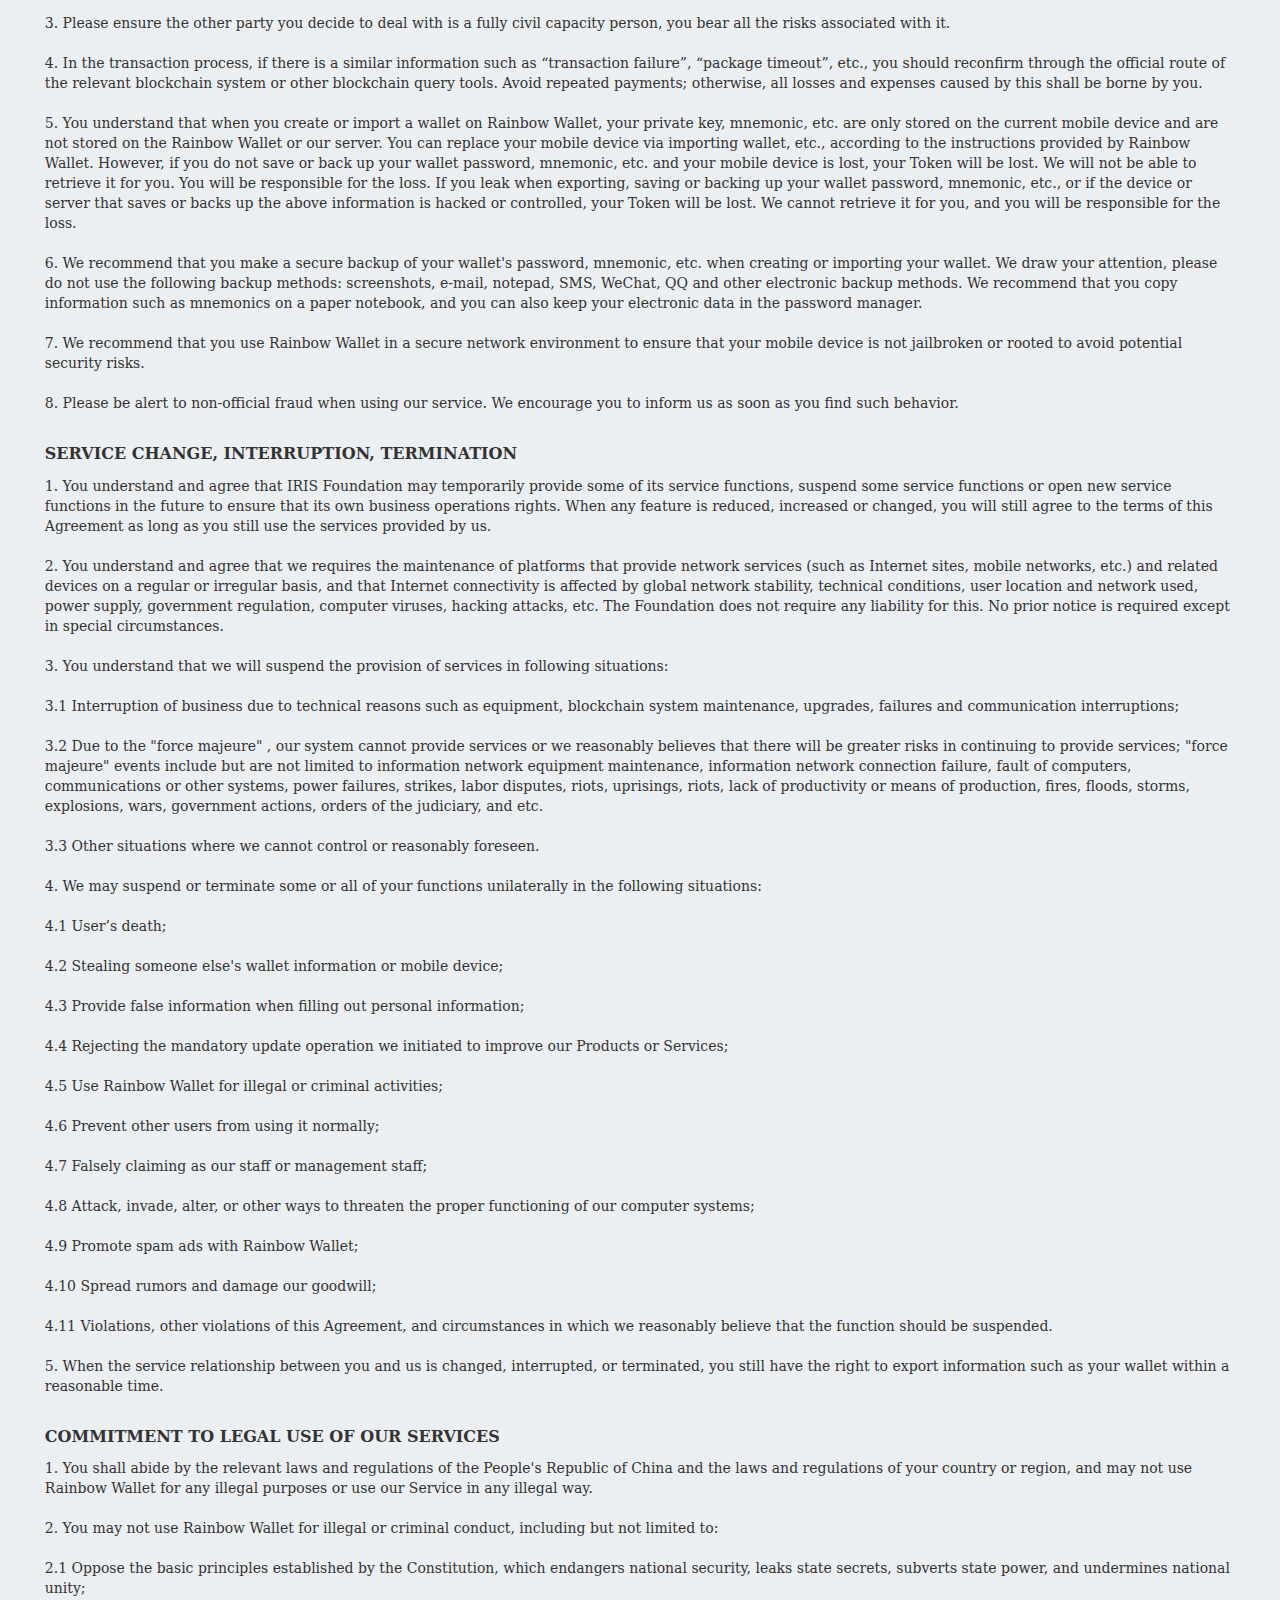
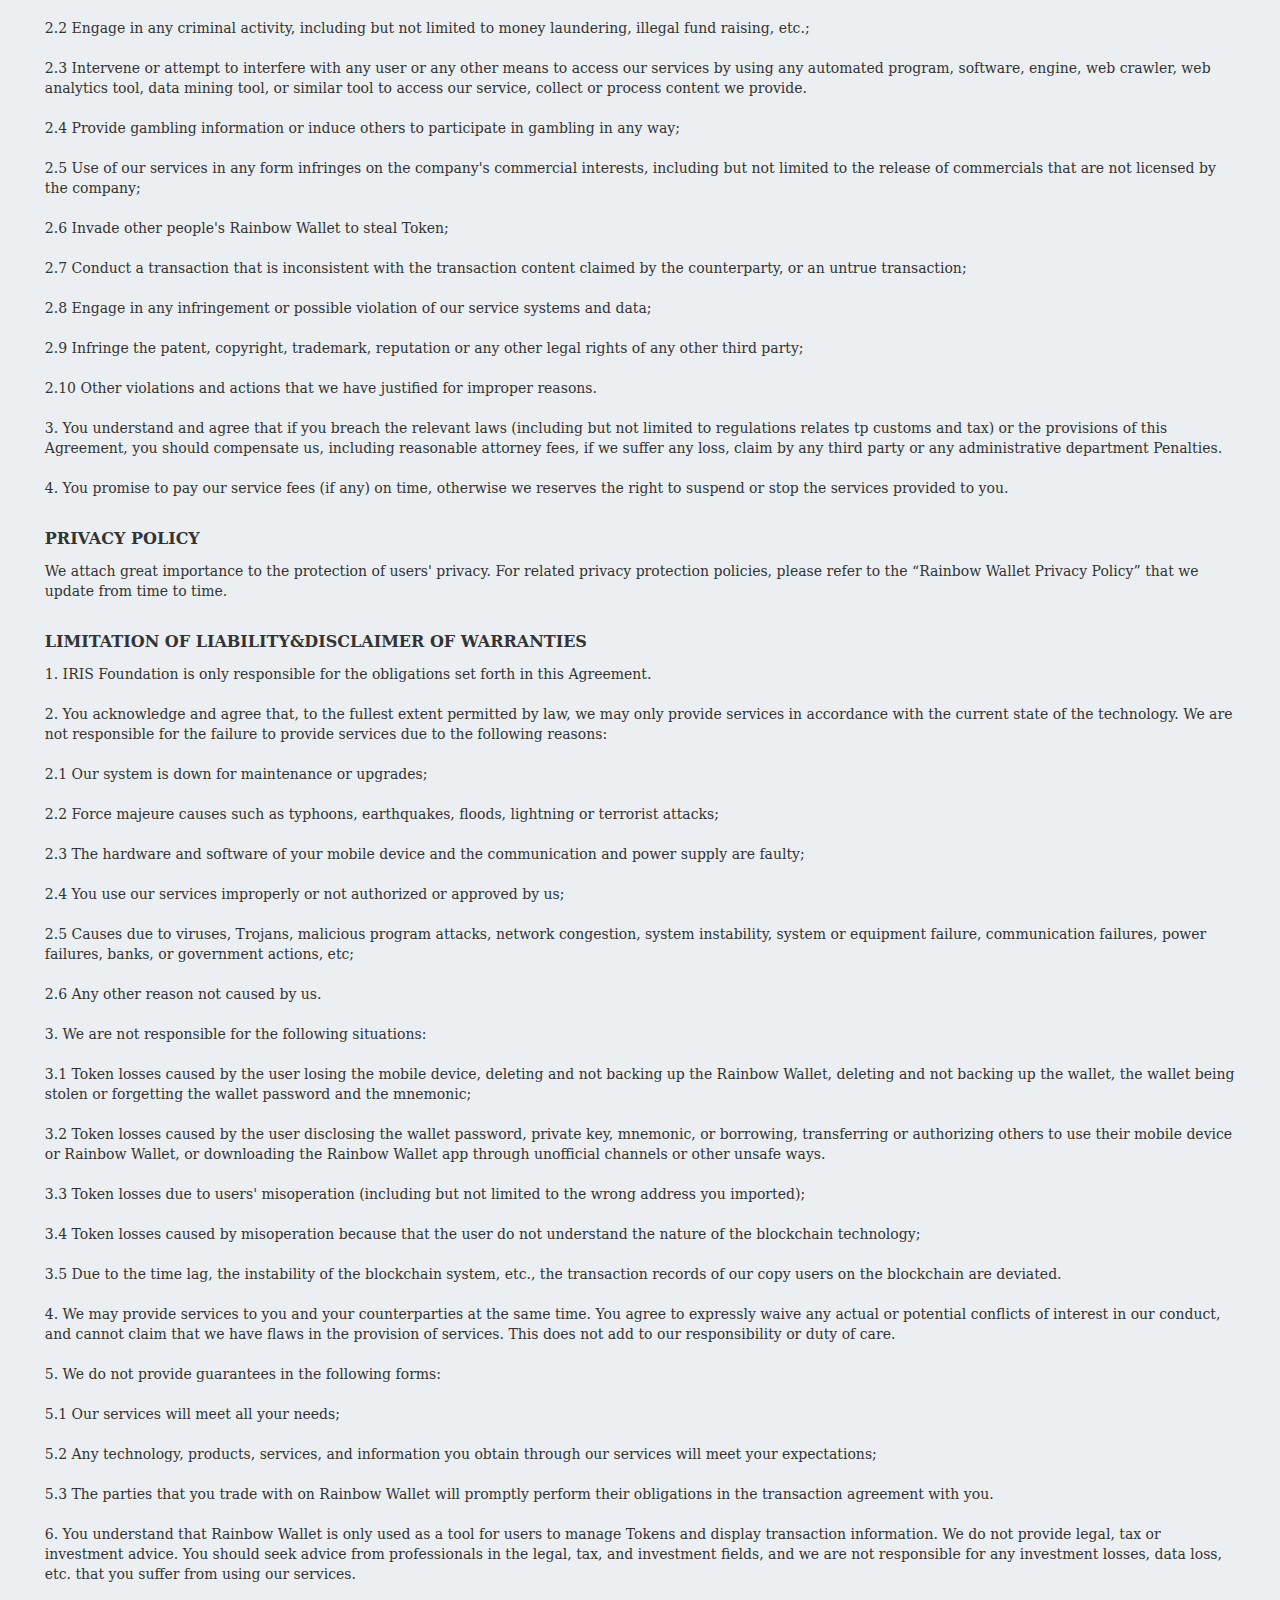
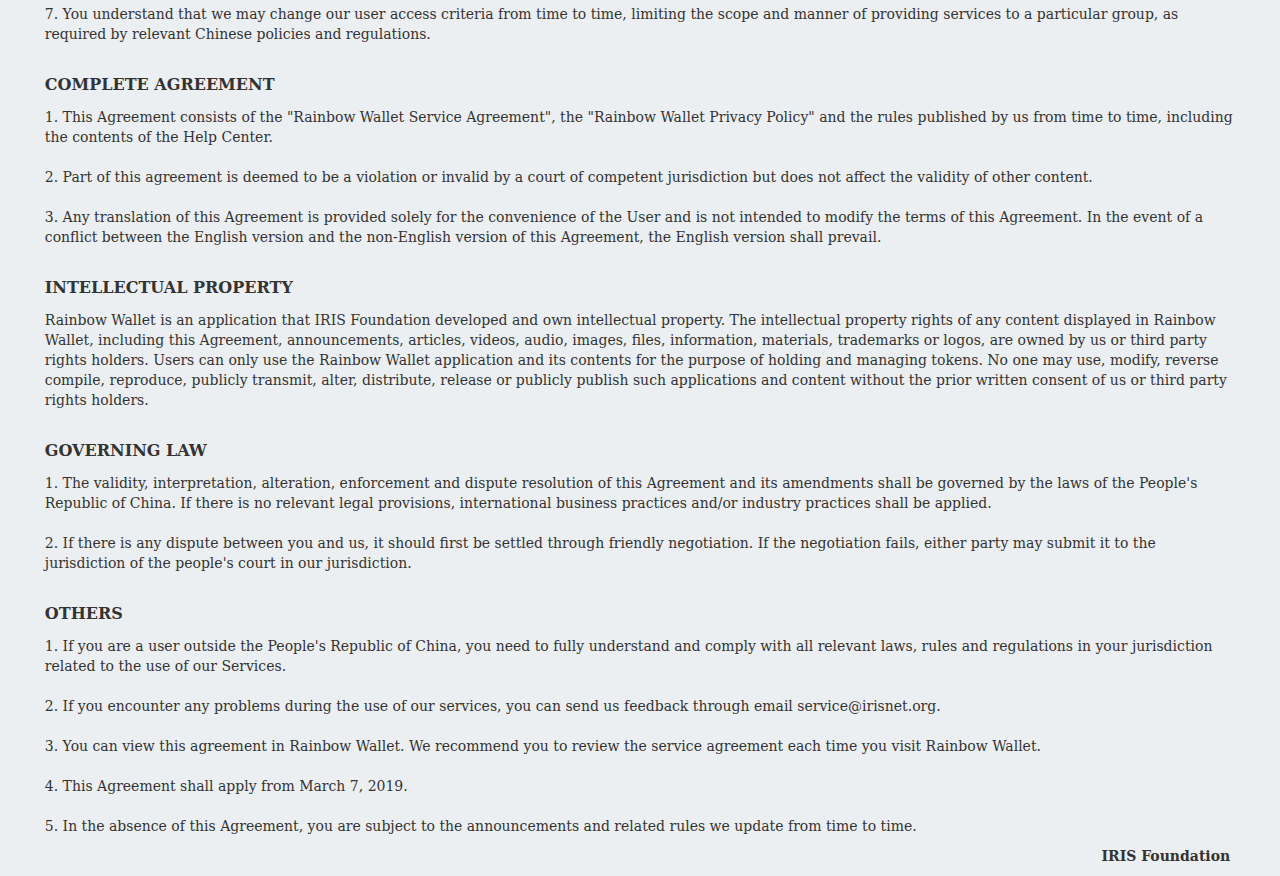
<file: www/protocol_en.html>
<!DOCTYPE html>
<html lang="en">
<head>
    <meta charset="UTF-8">
    <!-- 移动设备优先 -->
    <meta name="viewport" content="width=device-width, initial-scale=1, maximum-scale=1, user-scalable=no">
    <title>Rainbow Terms of Use (EN)</title>
    <!-- 最新版本的 Bootstrap 核心 CSS 文件 -->
    <!-- Bootstrap -->
    <link href="./resources/img/page_icon.png" rel="shortcut icon" type="image/x-icon">
    <link href="./resources/css/bootstrap.min.css" rel="stylesheet">
    <link href="./resources/css/download/service_agreement.css" rel="stylesheet">
    <style>
        body{
            background: #ECEFF1;
        }
        ol{
            margin-left: -25px !important;
        }
        .header span{
            font-size: 20px;
            margin-top: 10px;
        }
        .strong {
            font-weight: 800;
        }
        .content ol {
            margin-left: 0px!important;
            padding-left: 0px!important; 
        }
        .content ol li {
            list-style: none;
            margin-left: 0px!important;
        }
    </style>
</head>
<body>
<div class="header" style="margin-top: 10px;">
    <span class="strong">《Rainbow Terms of Use (EN)》</span>
    <br>
    <!--<span style="font-weight: normal;font-size: 14px">最近更新于：2018年3月13日</span>-->
</div>
<div class="top">
    <br>
    Dear users,
    <br>
    <br>
    Welcome! The "Rainbow Wallet Service Agreement" (hereinafter referred to as "this Agreement") is signed by IRIS Foundation (referred to as the "Foundation," "we,""our" or "us") and users (hereinafter referred to as "you" or "User"). There is a contractual legal effect for you and our company.
    <br>
    <br>
    We hereby reminds you to read the "Rainbow Wallet Service Agreement" and the following  relevant agreements, especially the terms of the "Limitation of Liability & Disclaimer of Warranties" before using Rainbow Wallet ("Rainbow Wallet" or "The Software"), visiting our website and accepting our services. Please ensure you fully understand the terms of this Agreement and consider risks yourself.
</div>
<br>
<div class="content">
    <br>
    <p class="strong">HOW YOU ACCEPT THIS POLICY</p>
    <ol>
        <li>By downloading Rainbow Wallet, or accessing our website, you are deemed to have fully read and accepted all the terms of this Agreement and the related "Privacy Policy". This Agreement is effective immediately and is binding on both parties.</li>
        <br>
        <li>We reserve the right to change this Agreement at any time. Any changes to the Agreement, as posted on Rainbow Wallet or our website, will automatically take effect without notice. After the Foundation announcing the terms of the revised agreement, if you do not accept the revised terms, please stop using Rainbow Wallet, our website and other services immediately. And your continued use will be deemed to accept the revised agreement.
        </li>
        <br>
        <li>If you are under the age of 18, or have no civil capacity or restricted capacity, use the Rainbow Wallet under the direction of your parent or guardian.</li>
    </ol>
    <br>
    <p class="strong">DEFINITION</p>
    <ol>
        <li>
            <span class="strong">1. Rainbow Wallet:</span><br><br>
            <div>
                A blockchain wallet developed based on the IRIS Network's single-chain system (and other blockchain systems that will be supported in the future), including other tools developed to facilitate the use of blockchain systems.
            </div>
        </li>
        <br>
        <li>
            <span class="strong">2. Eligibility:</span><br><br>
            <div>
                2.1 You must be a natural person with full civil capacity.
                <br>
                <br>
                2.2 If you are using the Rainbow Wallet service for minors under the age of 18, you will need to use the Rainbow Wallet under the direction of your parent or guardian. Rainbow Wallet reserves the right to ask you and your parent or guardian to be responsible for any consequences of the use of Rainbow Wallet or a person with limited capacity to conduct a transaction beyond the scope of his or her civil rights or capacity.
                <br>
                <br>
                2.3 If you are a user outside the People's Republic of China, you may only use our services as permitted by the laws of your region. Please ensure that these terms comply with all laws, rules and regulations that apply to you.
                <br>
                <br>
                2.4 By using Rainbow Wallet, you are warranted to comply with all of the eligibility requirements listed in these Terms. However, we may still refuse to allow certain people to access or use our products and services, and we reserve the right to change eligibility criteria at any time.
            </div>
        </li>
        <br>
        <li>
            <span class="strong">3.Create or Import a wallet</span><br><br>
            <div>
                Use Rainbow Wallet to confirm the process of fulfilling this agreement and creating or importing a wallet.
            </div>
        </li>
        <br>
        <li>
            <span class="strong">4.Wallet password</span><br><br>
            <div>
                During the process of creating a Rainbow Wallet, the software operation interface prompts you to fill in a password that is used to encrypt and protect the private key. The wallet password is not stored on your mobile device or on our server. Once you lose it, you need to reset the new password with the aid of a mnemonic.
            </div>
        </li>
        <br>
        <li>
            <span class="strong">5.Notification</span><br><br>
            <div>
                The information prompts involved in the Rainbow Wallet software operation interface are recommended to follow the prompts.
            </div>
        </li>
        <br>
        <li>
            <span class="strong">6.Specific User</span><br><br>
            <div>
                Refers to users who must cooperate with us in fulfilling their personal information disclosure obligations in accordance with Chinese laws, regulations and policies.
            </div>
        </li>
        <br>
        <li>
            <span class="strong">7.Private Key</span><br><br>
            <div>
                Consisting of 256-bit random characters, it is the core of your own and use of Token.
            </div>
        </li>
        <br>
        <li>
            <span class="strong">8.Public Key</span><br><br>
            <div>
                The public key is generated by the private key by means of cryptographic principles, and is used to generate a blockchain digital wallet address, which is the public collection address.
            </div>
        </li>
        <br>
        <li>
            <span class="strong">9.Mnemonic</span><br><br>
            <div>
                We follow the blockchain BIP39 industry standard. The 24 ordered English words generated through your own devices (mobile phones, tablets, etc.) randomly are your mnemonics. The mnemonic is an easy-to-record representation of the private key, which is convenient for users to backup and keep. 
            </div>
        </li>
        <br>
        <li>
            <span class="strong">10.Token</span><br><br>
            <div>
                The Token category supported by Rainbow Wallet, including but not limited to the native Token of IRIS Hub.
            </div>
        </li>
        <br>
        <li>
            <span class="strong">11.Personal Information</span><br><br>
            <div>
                Various information recorded electronically or otherwise that can identify the user's personal identity, either alone or in combination with other information, including but not limited to the name of the natural person, date of birth, ID number, personal biometric information, address, telephone number, bank card number , email address, wallet address, mobile device information, operation history, transaction history, etc., but not the user's wallet password, private key, and mnemonic.
            </div>
        </li>
        <br>
        <li>
            <span class="strong">12.The People's Republic of China</span><br><br>
            <div>
                The People's Republic of China refers to in this Agreement does not include Hong Kong, Macao and Taiwan.
            </div>
        </li>
    </ol>
    <br>
    <p>THE SERVICES</p>
    <ol>
        <li>
            <span class="strong">1.Create or Import a wallet</span><br><br>
            <div>
                For Tokens supported by Rainbow Wallet, you can use Rainbow Wallet to generate a new wallet or import the generated wallet via mnemonics. If you accidentally forget your password, you can use the mnemonic to import the created wallet and reset your password. The process of creating mnemonics belongs to the local behavior. It can be operated in the case of network disconnection, it has nothing to do with our server. Therefore, we do not have your mnemonic and cannot retrieve mnemonics for you.
            </div>
        </li>
        <br>
        <li>
            <span class="strong">2.Watch Wallet</span><br><br>
            <div>
                For Tokens supported by Rainbow Wallet, you can use Rainbow Wallet to import a Watch Only Wallet from the generated wallet address. You can view the Token information of the address and initiate a transaction request. Your device will not save the private key, mnemonic and other information of the wallet. The Watch Only Wallet will only take effect after the private key signature authentication and authorization of the import address. And each time a transaction is initiated, the private key signature is required, please make sure that you are the actual holder of the import address private key.
            </div>
        </li>
        <br>
        <li>
            <span class="strong">3. Send, Recieve token</span><br><br>
            <div>
                You can use the payment and collection function of Rainbow Wallet to manage Token, that is, use the private key to electronically sign and modify the ledger of the relevant blockchain. This "payment" involves a valid record of the transaction in the distributed system of the relevant blockchain (rather than actually delivering or transferring digital tokens on the Rainbow Wallet).
            </div>
        </li>
        <br>
        <li>
            <span class="strong">4. Delegate, Redelegate, Undelegate and Withdraw rewards</span><br><br>
            <div>
                You can view the profile of the trusted Validator, the voting power, the public key, the commission rate, and can initiate a transaction to the specified Validator. The delegation transactions involves a valid record of the transaction in the distributed system of the relevant blockchain (rather than actually delivering or transferring digital tokens at Rainbow Wallet).
            </div>
        </li>
        <br>
        <li>
            <span class="strong">5. Manage Token</span><br><br>
            <div>
                You can use Rainbow Wallet to add, keep, or remove Tokens supported by Rainbow Wallet.
            </div>
        </li>
        <br>
        <li>
            <span class="strong">6. Transaction History</span><br><br>
            <div>
                We will copy all or part of your transaction history through the blockchain system. However, the transaction records are subject to the records of the blockchain system.
            </div>
        </li>
        <br>
        <li>
            <span class="strong">7. Discontinuance of Services</span><br><br>
            <div>
                We can't suspend or cancel the payment transaction for you based on the "irrevocable" nature of the blockchain system transaction. And under certain circumstances, we can suspend or limit the operation of a user on the Rainbow Wallet software.
            </div>
        </li>
        <br>
        <li>
            <span class="strong">8. Other services that we believe are necessary.</span>
            <div>
            <br>
            You acknowledge the following when you accept the above services provided by us:
            <br>
            <br>
            (1) We provides distributed services due to the distributed nature of the blockchain. We cannot control the blockchain network, which is greatly different from banking financial institutions. You should fully understand and agree that we cannot provide the following services:
            <ul>
                <li>
                    Store your wallet password (the password set when the you creates/imports the wallet), private key, and mnemonic;
                </li>
                <li>
                    Retrieve the your wallet password, private key, and mnemonic;
                </li>
                <li>
                    Freeze the wallet;
                </li>
                <li>
                    Report the loss;
                </li>
                <li>
                    Restore the wallet;
                </li>
                <li>
                    Cancel or Roll back Transaction.
                </li>
                <br>
            </ul>
            (2) You should keep your own mobile devices with Rainbow Wallet, backup Rainbow Wallet, backup wallet password, and mnemonic. If the user loses the mobile device, deletes and does not back up the Rainbow Wallet, the wallet is stolen or you forget the wallet password and the mnemonic, we are unable to restore the wallet or retrieve the wallet password, private key and mnemonic; If the user mishandles the transaction (for example, the wrong payment address), we cannot cancel the transaction.
            <br>
            <br>
            (3) The Token management service that we and Rainbow Wallet can provide does not include all Tokens. Do not operate any Token that Rainbow Wallet does not support through it.
            <br>
            <br>
            (4) Rainbow Wallet is only a Token management tool, not an exchange or trading platform. Although this Agreement will refer to “transactions” many times, it refers to the send, delegate, undelegate, redelegate, withdraw rewards operations performed by the user using Rainbow Wallet, which is essentially different from the “transaction” conducted on the exchange or trading platform. We do not own, control or operate these networks, and therefore cannot guarantee that any transactions submitted through our services will be confirmed and processed because of the network characteristic of blockchain. With Rainbow Wallet, you acknowledge and agree that the transaction you submitted may not be completed by the blockchain network or may be significantly delayed.
            <br>
            <br>
            (5) Agreed to this Agreement, you are deemed to have understood and proficient in the blockchain assets and wallet related matters. If you still do not understand of such matters, you should immediately terminate the use of our products and services, you have the responsibility and obligation to keep the assets in your account safe, and we are not responsible for providing training or implied with legal liability.
            <br>
            <br>
            (6) We have the right to provide differentiated services at different times, in different regions or from different network sources for reasonable reasons. We do not guarantee that users at all times, all regions or all network sources will always get a platform response. We will not be liable for any loss or loss of service caused by the user.
            </div>
        </li>
    </ol>
    <br>
    <p>RIGHTS AND OBLIGATIONS</p>
    <ol>
        <span class="strong">1. Create or import a wallet</span>
        <br>
        <br>
        <li>
            1.1 Create or import a wallet
            <br>
            <br>
            You can create or import a wallet via Rainbow Wallet on your mobile device, set the wallet's password and other information, and you can initiate transactions via the Rainbow Wallet app.
        </li>
        <br>
        <li>
            1.2 Authentication
            <br>
            <br>
            In accordance with relevant laws, regulations and policies, specified users should complete the relevant authentication in accordance with the instructions of Rainbow Wallet when using the services provided by Rainbow Wallet, and ask you to submit, including but not limited to, your name, ID number, mobile number, Personal information such as bank card number information. Otherwise, the specific user will not be able to use the service, and the loss caused by the delay of the specific user is at your own risk.
            <br>
            <br>
            1.3 We may develop different software versions for different terminal devices. You should choose to download the appropriate version for installation according to actual needs. If you obtain the software or the installation program with the same name as the software from a third party that is not legally authorized, we cannot guarantee the normal use of the software or the security of the software, and the loss is at your own risk.
            <br>
            <br>
            1.4 After the new version of the software is released, the old version of the software may not be available. We do not guarantee the security of the old software, continue to provide usability and provide corresponding customer service. Please check and update the latest version at any time.
        </li>
    </ol>
    <ol>
        <br>
        <span class="strong">2. Use of Rainbow Wallet</span>
        <br>
        <br>
        <li>
            2.1 You should keep your mobile device, wallet password, private key, mnemonic, etc. We are not responsible for keeping this information for you. You are solely responsible for any risks, liabilities, losses, and expenses incurred as a result of your loss of mobile devices, active or passive disclosure, forgotten wallet passwords, private keys, mnemonics, or attacks, fraud, etc.
        </li>
        <br>
        <li>
            2.2 Follow the information prompts. You should follow the information that Rainbow Wallet makes to you and follow the information prompts. Otherwise, all risks, liabilities, losses, expenses, etc. caused by you shall be borne by you.
        </li>
        <br>
        <li>
            2.3 Please complete the authentication actively. When we believe that your trading behavior or trading situation is abnormal, or that your identity information is suspect, or if Rainbow Wallet believes that you should check your identity documents or other necessary documents, please cooperate with Rainbow Wallet to check your valid identity document or other necessary documents to complete the relevant authentication in a timely manner.
        </li>
        <br>
        <li>
            2.4 Transactions
            <div>
            <br>
            (a)You are aware that your daily cumulative limit and number of transactions may be due to the country/region where you are using the payment service, regulatory requirements, transaction purposes, Risk Wallet risk control, etc.
            <br>
            <br>
            (b) You understand the "irrevocable" attribute based on blockchain operation. When you use the Rainbow Wallet to initiate a transaction, you should bear the consequences of your operation errors (including but not limited to the wrong collection address and your own choice of node server).
            <br>
            <br>
            (c) You are aware that when using the Rainbow Wallet service, the following conditions may result in a "transaction failure" or "package timeout":
            <ul>
                <div>
                <li>
                    The wallet balance is insufficient;
                </li>
                <li>
                    Blockchain failed to execute;
                </li>
                <li>
                    Exceeding the transaction amount required by the regulatory authorities, Rainbow Wallet or laws and regulations;
                </li>
                <li>
                    Technical problems of network and equipment;
                </li>
                <li>
                    The abandoned transaction caused by blockchain network congestion and faults, etc.
                </li>
                <li>
                    Your address or counterparty address is identified as a special address, such as a high-risk address, an exchange address, and so on.
                </li>
                </div>
                <br>
            </ul>
            </div>
        <li>
            2.5 Legitimacy
            <br>
            <br>
            When using Rainbow Wallet, you should follow the relevant laws and regulations and national policies.
        </li>
        <br>
        <li>
            2.6 Fees
            <br>
            <br>
            Rainbow Wallet does not charge you any fees for any of its Services. However, we reserve the right to do so in the future and, in such case, we will stipulate or publish the rules separately and will prompt you before you use any of the paid services.
        </li>
    </ol>
    <br>
    <p>
        ASSUMPTION OF RISK
    </p>
    <ol>
        <li>
            1.Due to the fact that the laws, regulations and policies in the blockchain field are not yet sound, you acknowledge and agree that Token in this field may have significant risks such as failing to cash and technical instability. And Token's price volatility is much higher than other financial assets. We caution you to rationally choose to hold or dispose of any Token based on your financial situation and risk appetite.
        </li>
        <br>
        <li>
            2. When using the Rainbow Wallet, if you or your counterparty fails to follow the operation tips and rules in this agreement or related website and APP description page, we do not guarantee that the operation will be completed smoothly, and we will not bear liability for the damage.In the event that the above scenario occurs and the blockchain asset has been credited to your or your counterpart's Rainbow Wallet or third party‘s wallet, you understand the “irreversible” nature of the blockchain operation and the irreversible transaction. You and your counterparts bear the corresponding risk. We strongly recommend to carefully review your transaction details before attempting to transfer your Token.
        </li>
        <br>
        <li>
            3. Please ensure the other party you decide to deal with is a fully civil capacity person, you bear all the risks associated with it.
        </li>
        <br>
        <li>
            4. In the transaction process, if there is a similar information such as “transaction failure”, “package timeout”, etc., you should reconfirm through the official route of the relevant blockchain system or other blockchain query tools. Avoid repeated payments; otherwise, all losses and expenses caused by this shall be borne by you.
        </li>
        <br>
        <li>
            5. You understand that when you create or import a wallet on Rainbow Wallet, your private key, mnemonic, etc. are only stored on the current mobile device and are not stored on the Rainbow Wallet or our server. You can replace your mobile device via importing wallet, etc., according to the instructions provided by Rainbow Wallet. However, if you do not save or back up your wallet password, mnemonic, etc. and your mobile device is lost, your Token will be lost. We will not be able to retrieve it for you. You will be responsible for the loss. If you leak when exporting, saving or backing up your wallet password, mnemonic, etc., or if the device or server that saves or backs up the above information is hacked or controlled, your Token will be lost. We cannot retrieve it for you, and you will be responsible for the loss.
        </li>
        <br>
        <li>
            6. We recommend that you make a secure backup of your wallet's password, mnemonic, etc. when creating or importing your wallet. We draw your attention, please do not use the following backup methods: screenshots, e-mail, notepad, SMS, WeChat, QQ and other electronic backup methods. We recommend that you copy information such as mnemonics on a paper notebook, and you can also keep your electronic data in the password manager.
        </li>
        <br>
        <li>
            7. We recommend that you use Rainbow Wallet in a secure network environment to ensure that your mobile device is not jailbroken or rooted to avoid potential security risks.
        </li>
        <br>
        <li>
            8. Please be alert to non-official fraud when using our service. We encourage you to inform us as soon as you find such behavior.
        </li>
    </ol>
    <br>
    <p>
        SERVICE CHANGE, INTERRUPTION, TERMINATION
    </p>
    <ol>
        <li>
            1. You understand and agree that IRIS Foundation may temporarily provide some of its service functions, suspend some service functions or open new service functions in the future to ensure that its own business operations rights. When any feature is reduced, increased or changed, you will still agree to the terms of this Agreement as long as you still use the services provided by us.
        </li>
        <br>
        <li>
            2. You understand and agree that we requires the maintenance of platforms that provide network services (such as Internet sites, mobile networks, etc.) and related devices on a regular or irregular basis, and that Internet connectivity is affected by global network stability, technical conditions, user location and network used, power supply, government regulation, computer viruses, hacking attacks, etc. The Foundation does not require any liability for this. No prior notice is required except in special circumstances.
        </li>
        <br>
        <li>
            3. You understand that we will suspend the provision of services in following situations:
            <br>
            <br>
            <div>
            3.1 Interruption of business due to technical reasons such as equipment, blockchain system maintenance, upgrades, failures and communication interruptions;
            <br>
            <br>
            3.2 Due to the "force majeure" , our system cannot provide services or we reasonably believes that there will be greater risks in continuing to provide services; "force majeure" events include but are not limited to information network equipment maintenance, information network connection failure, fault of computers,  communications or other systems, power failures, strikes, labor disputes, riots, uprisings, riots, lack of productivity or means of production, fires, floods, storms, explosions, wars, government actions, orders of the judiciary, and etc.
            <br>
            <br>
            3.3 Other situations where we cannot control or reasonably foreseen.
            </div>
        </li>
        <br>
        <li>
            4. We may suspend or terminate some or all of your functions unilaterally in the following situations:
            <br>
            <br>
            <div>
            4.1 User’s death;
            <br>
            <br>
            4.2 Stealing someone else's wallet information or mobile device;
            <br>
            <br>
            4.3 Provide false information when filling out personal information;
            <br>
            <br>
            4.4 Rejecting the mandatory update operation we initiated to improve our Products or Services;
            <br>
            <br>
            4.5 Use Rainbow Wallet for illegal or criminal activities;
            <br>
            <br>
            4.6 Prevent other users from using it normally;
            <br>
            <br>
            4.7 Falsely claiming as our staff or management staff;
            <br>
            <br>
            4.8 Attack, invade, alter, or other ways to threaten the proper functioning of our computer systems;
            <br>
            <br>
            4.9 Promote spam ads with Rainbow Wallet;
            <br>
            <br>
            4.10 Spread rumors and damage our goodwill;
            <br>
            <br>
            4.11 Violations, other violations of this Agreement, and circumstances in which we reasonably believe that the function should be suspended.
            </div>
        </li>
        <br>
        <li>
            5. When the service relationship between you and us is changed, interrupted, or terminated, you still have the right to export information such as your wallet within a reasonable time.
        </li>
    </ol>
    <br>
    <p>
        COMMITMENT TO LEGAL USE OF OUR SERVICES
    </p>
    <ol>
        <li>
            1. You shall abide by the relevant laws and regulations of the People's Republic of China and the laws and regulations of your country or region, and may not use Rainbow Wallet for any illegal purposes or use our Service in any illegal way.
        </li>
        <br>
        <li>
            2. You may not use Rainbow Wallet for illegal or criminal conduct, including but not limited to:
            <br>
            <br>
            <div>
           2.1 Oppose the basic principles established by the Constitution, which endangers national security, leaks state secrets, subverts state power, and undermines  national unity;
            <br>
            <br>
            2.2 Engage in any criminal activity, including but not limited to money laundering, illegal fund raising, etc.;
            <br>
            <br>
            2.3 Intervene or attempt to interfere with any user or any other means to access  our services by using any automated program, software, engine, web crawler, web analytics tool, data mining tool, or similar tool to access our service, collect or process content we provide.
            <br>
            <br>
            2.4 Provide gambling information or induce others to participate in gambling in any way;
            <br>
            <br>
            2.5 Use of our services in any form infringes on the company's commercial interests, including but not limited to the release of commercials that are not licensed by the company;
            <br>
            <br>
            2.6 Invade other people's Rainbow Wallet to steal Token;
            <br>
            <br>
            2.7 Conduct a transaction that is inconsistent with the transaction content claimed by the counterparty, or an untrue transaction;
            <br>
            <br>
            2.8 Engage in any infringement or possible violation of our service systems and data;
            <br>
            <br>
            2.9 Infringe the patent, copyright, trademark, reputation or any other legal rights of any other third party;
            <br>
            <br>
            2.10 Other violations and actions that we have justified for improper reasons.
            </div>
        </li>
        <br>
        <li>
            3. You understand and agree that if you breach the relevant laws (including but not limited to regulations relates tp customs and tax) or the provisions of this Agreement, you should compensate us, including reasonable attorney fees, if we suffer any loss, claim by any third party or any administrative department Penalties.
        </li>
        <br>
        <li>
            4. You promise to pay our service fees (if any) on time, otherwise we reserves the right to suspend or stop the services provided to you.
        </li>
    </ol>
    <br>
    <p>
        PRIVACY POLICY
    </p>
    <ol>
        <li>
            We attach great importance to the protection of users' privacy. For related privacy protection policies, please refer to the “Rainbow Wallet Privacy Policy” that we update from time to time.
        </li>
    </ol>
    <br>
    <p>
        LIMITATION OF LIABILITY&DISCLAIMER OF WARRANTIES
    </p>
    <ol>
        <li>
            1. IRIS Foundation is only responsible for the obligations set forth in this Agreement.
        </li>
        <br>
        <li>
            2. You acknowledge and agree that, to the fullest extent permitted by law, we may only provide services in accordance with the current state of the technology. We are not responsible for the failure to provide services due to the following reasons:
            <br>
            <br>
            <div>
            2.1 Our system is down for maintenance or upgrades;
            <br>
            <br>
            2.2 Force majeure causes such as typhoons, earthquakes, floods, lightning or terrorist attacks;
            <br>
            <br>
            2.3 The hardware and software of your mobile device and the communication and power supply are faulty;
            <br>
            <br>
            2.4 You use our services improperly or not authorized or approved by us;
            <br>
            <br>
            2.5 Causes due to viruses, Trojans, malicious program attacks, network congestion, system instability, system or equipment failure, communication failures, power failures, banks, or government actions, etc;
            <br>
            <br>
            2.6 Any other reason not caused by us.
            </div>
        </li>
        <br>
        <li>
            3. We are not responsible for the following situations:
            <br>
            <br>
            <div>
            3.1 Token losses caused by the user losing the mobile device, deleting and not backing up the Rainbow Wallet, deleting and not backing up the wallet, the wallet being stolen or forgetting the wallet password and the mnemonic;
            <br>
            <br>
            3.2 Token losses caused by the user disclosing the wallet password, private key, mnemonic, or borrowing, transferring or authorizing others to use their mobile device or Rainbow Wallet, or downloading the Rainbow Wallet app through unofficial channels or other unsafe ways.
            <br>
            <br>
            3.3 Token losses due to users' misoperation (including but not limited to the wrong address you imported);
            <br>
            <br>
            3.4 Token losses caused by misoperation because that the user do not understand the nature of the blockchain technology;
            <br>
            <br>
            3.5 Due to the time lag, the instability of the blockchain system, etc., the transaction records of our copy users on the blockchain are deviated.
            </div>
        </li>
        <br>
        <li>
            4. We may provide services to you and your counterparties at the same time. You agree to expressly waive any actual or potential conflicts of interest in our conduct, and cannot claim that we have flaws in the provision of services. This does not add to our responsibility or duty of care.
        </li>
        <br>
        <li>
            5. We do not provide guarantees in the following forms:
            <br>
            <br>
            <div>
            5.1 Our services will meet all your needs;
            <br>
            <br>
            5.2 Any technology, products, services, and information you obtain through our services will meet your expectations;
            <br>
            <br>
            5.3 The parties that you trade with on Rainbow Wallet will promptly perform their obligations in the transaction agreement with you.
            <br>
            </div>
        </li>
        <br>
        <li>
            6. You understand that Rainbow Wallet is only used as a tool for users to manage Tokens and display transaction information. We do not provide legal, tax or investment advice. You should seek advice from professionals in the legal, tax, and investment fields, and we are not responsible for any investment losses, data loss, etc. that you suffer from using our services.
        </li>
        <br>
        <li>
            7. You understand that we may change our user access criteria from time to time, limiting the scope and manner of providing services to a particular group, as required by relevant Chinese policies and regulations.
        </li>
    </ol>
    <br>
    <p>
        COMPLETE AGREEMENT
    </p>
    <ol>
        <li>
            1. This Agreement consists of the "Rainbow Wallet Service Agreement", the "Rainbow Wallet Privacy Policy" and the rules published by us from time to time, including the contents of the Help Center.
        </li>
        <br>
        <li>
            2. Part of this agreement is deemed to be a violation or invalid by a court of competent jurisdiction but does not affect the validity of other content.
        </li>
        <br>
        <li>
            3. Any translation of this Agreement is provided solely for the convenience of the User and is not intended to modify the terms of this Agreement. In the event of a conflict between the English version and the non-English version of this Agreement, the English version shall prevail.
        </li>
    </ol>
    <br>
    <p>
        INTELLECTUAL PROPERTY
    </p>
    <ol>
        <li>
            Rainbow Wallet is an application that IRIS Foundation developed and own intellectual property. The intellectual property rights of any content displayed in Rainbow Wallet, including this Agreement, announcements, articles, videos, audio, images, files, information, materials, trademarks or logos, are owned by us or third party rights holders. Users can only use the Rainbow Wallet application and its contents for the purpose of holding and managing tokens. No one may use, modify, reverse compile, reproduce, publicly transmit, alter, distribute, release or publicly publish such applications and content without the prior written consent of us or third party rights holders.
        </li>
    </ol>
    <br>
    <p>
        GOVERNING LAW
    </p>
    <ol>
        <li>
            1. The validity, interpretation, alteration, enforcement and dispute resolution of this Agreement and its amendments shall be governed by the laws of the People's Republic of China. If there is no relevant legal provisions, international business practices and/or industry practices shall be applied.
        </li>
        <br>
        <li>
            2. If there is any dispute between you and us, it should first be settled through friendly negotiation. If the negotiation fails, either party may submit it to the jurisdiction of the people's court in our jurisdiction.
        </li>
    </ol>
    <br>
    <p>
        OTHERS
    </p>
    <ol>
        <li>
            1. If you are a user outside the People's Republic of China, you need to fully understand and comply with all relevant laws, rules and regulations in your jurisdiction related to the use of our Services.
        </li>
        <br>
        <li>
            2. If you encounter any problems during the use of our services, you can send us feedback through email service@irisnet.org.
        </li>
        <br>
        <li>
            3. You can view this agreement in Rainbow Wallet. We recommend you to review the service agreement each time you visit Rainbow Wallet.
        </li>
        <br>
        <li>
            4. This Agreement shall apply from March 7, 2019.
        </li>
        <br>
        <li>
            5. In the absence of this Agreement, you are subject to the announcements and related rules we update from time to time.
        </li>
    </ol>
</div>
<div class="footer">
    <p style="text-align: right;font-size:14px ;padding-right:5px">IRIS Foundation</p>
</div>
<!--&lt;!&ndash; jQuery (Bootstrap 的所有 JavaScript 插件都依赖 jQuery，所以必须放在前边) &ndash;&gt;-->
<!--<script src="./resources/js/jquery.min.js"></script>-->
<!--&lt;!&ndash; 加载 Bootstrap 的所有 JavaScript 插件。你也可以根据需要只加载单个插件。 &ndash;&gt;-->
<!--<script src="./resources/js/bootstrap.min.js"></script>-->
</body>
</html>
</file>
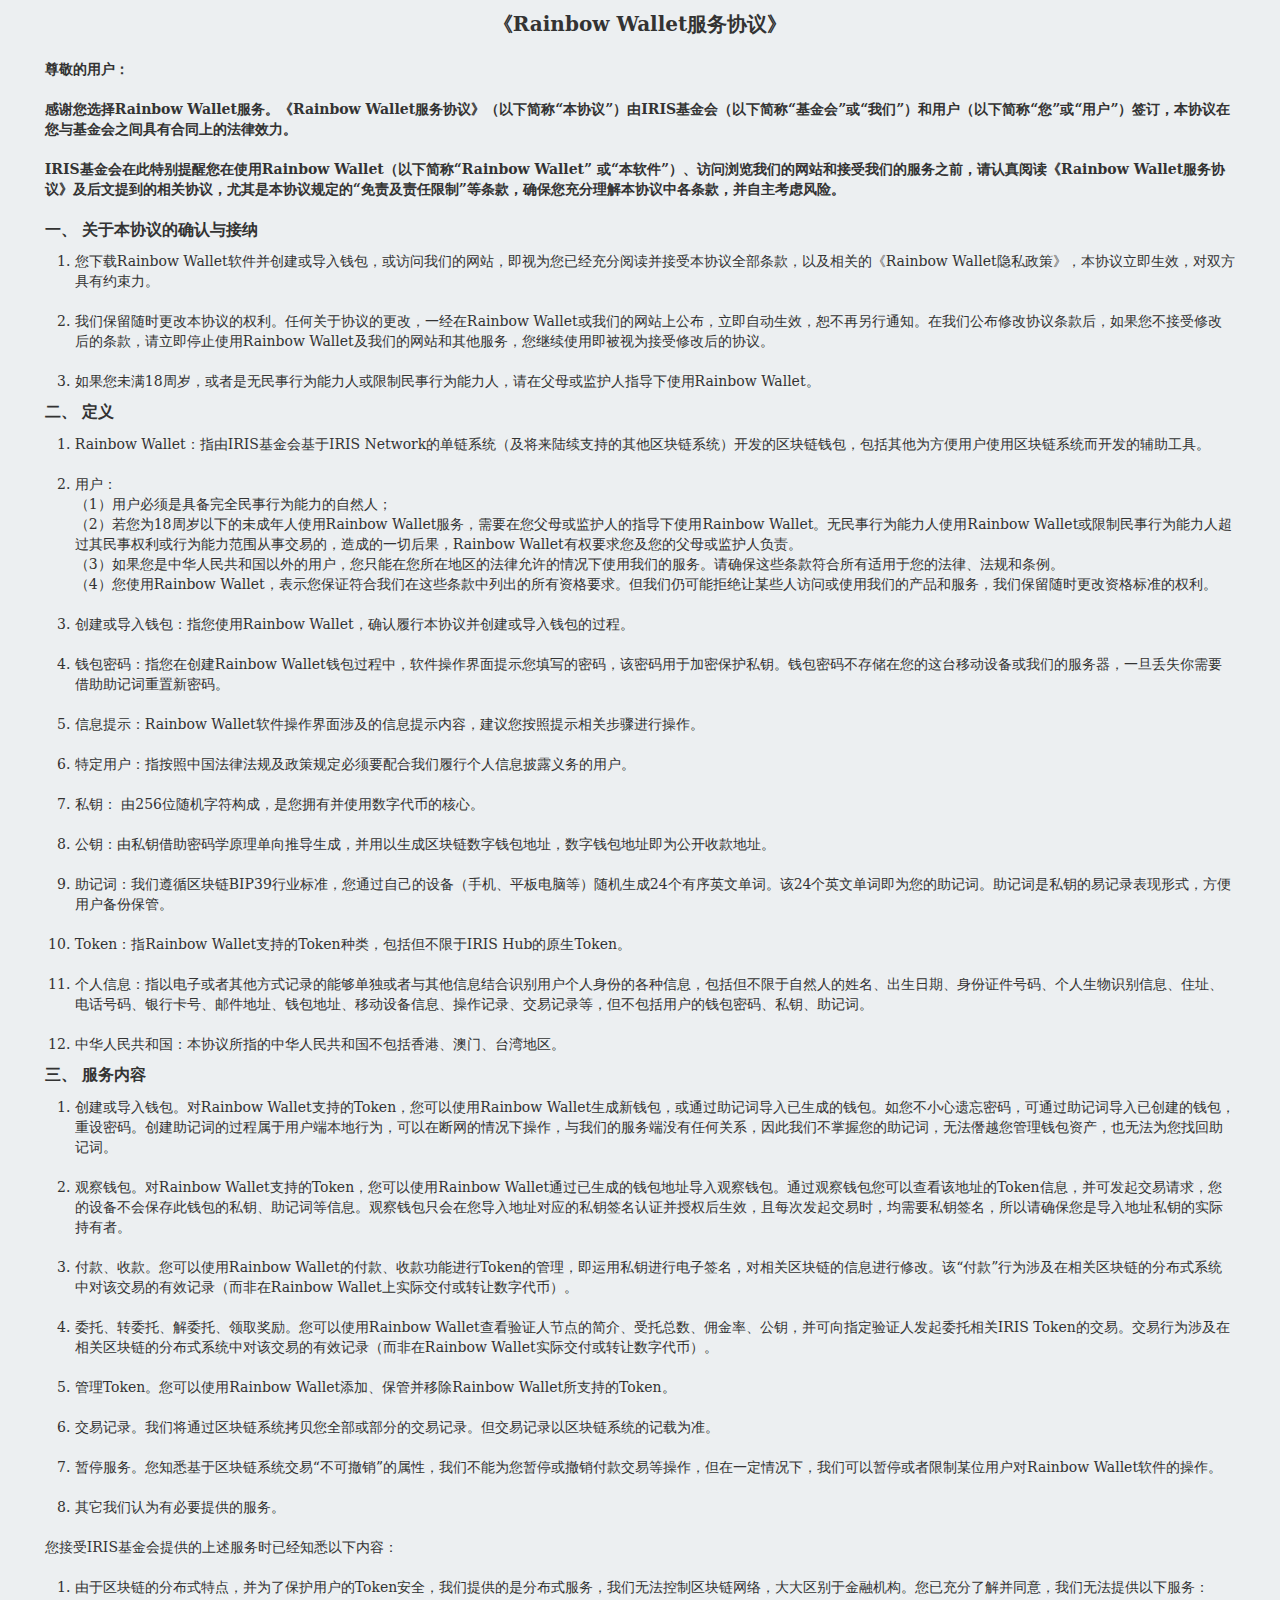
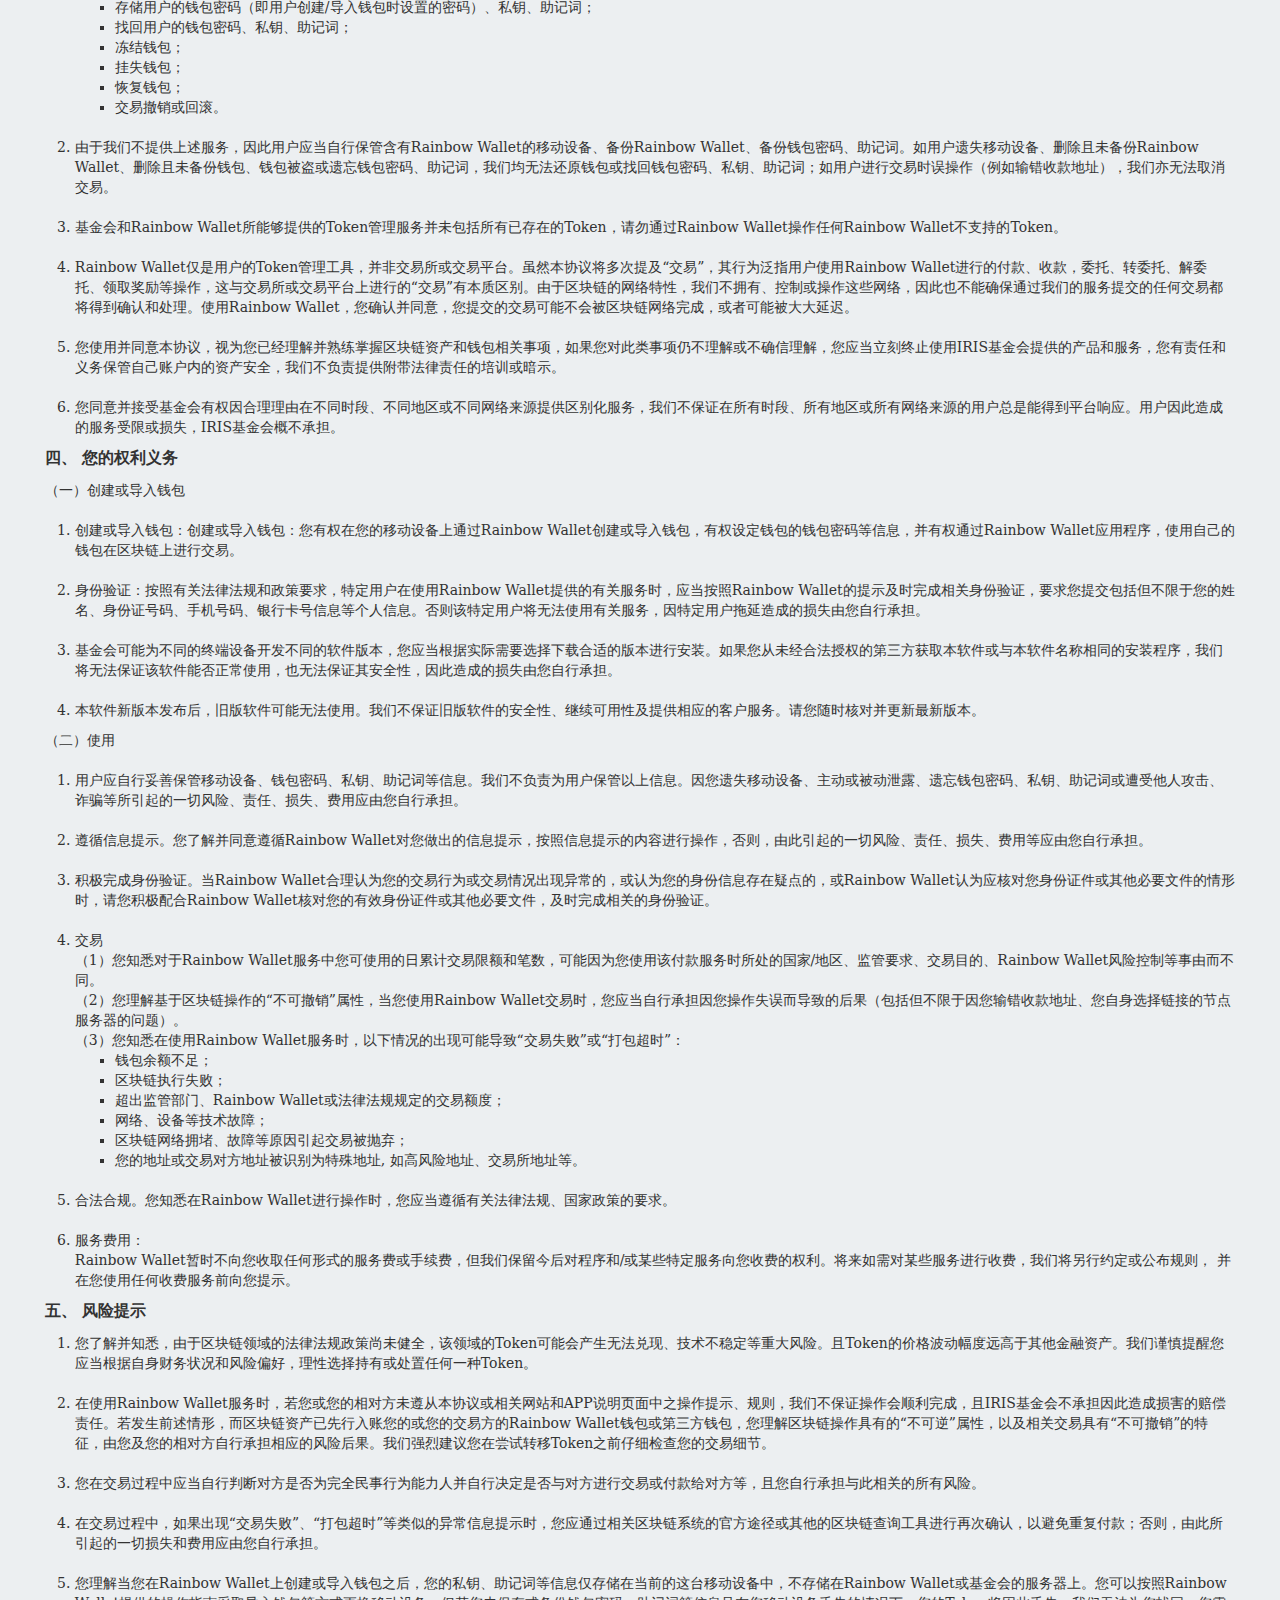
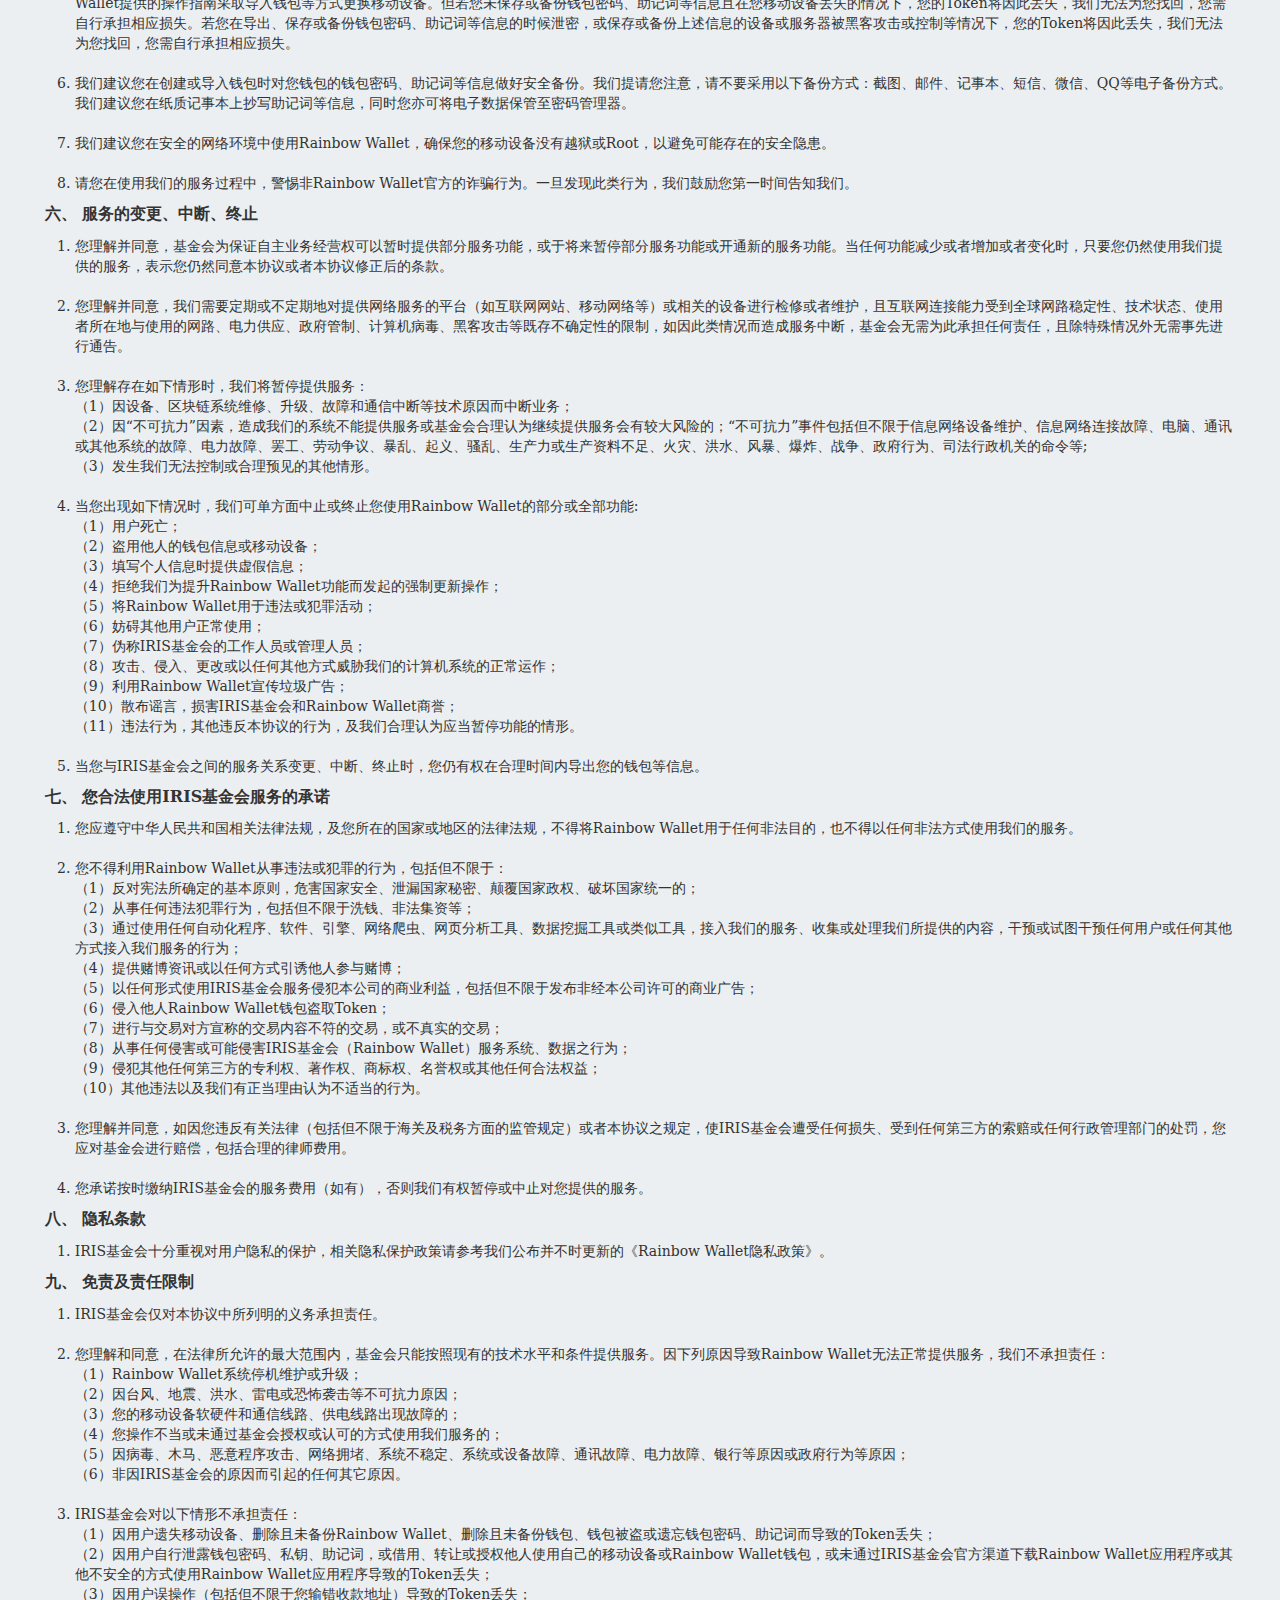
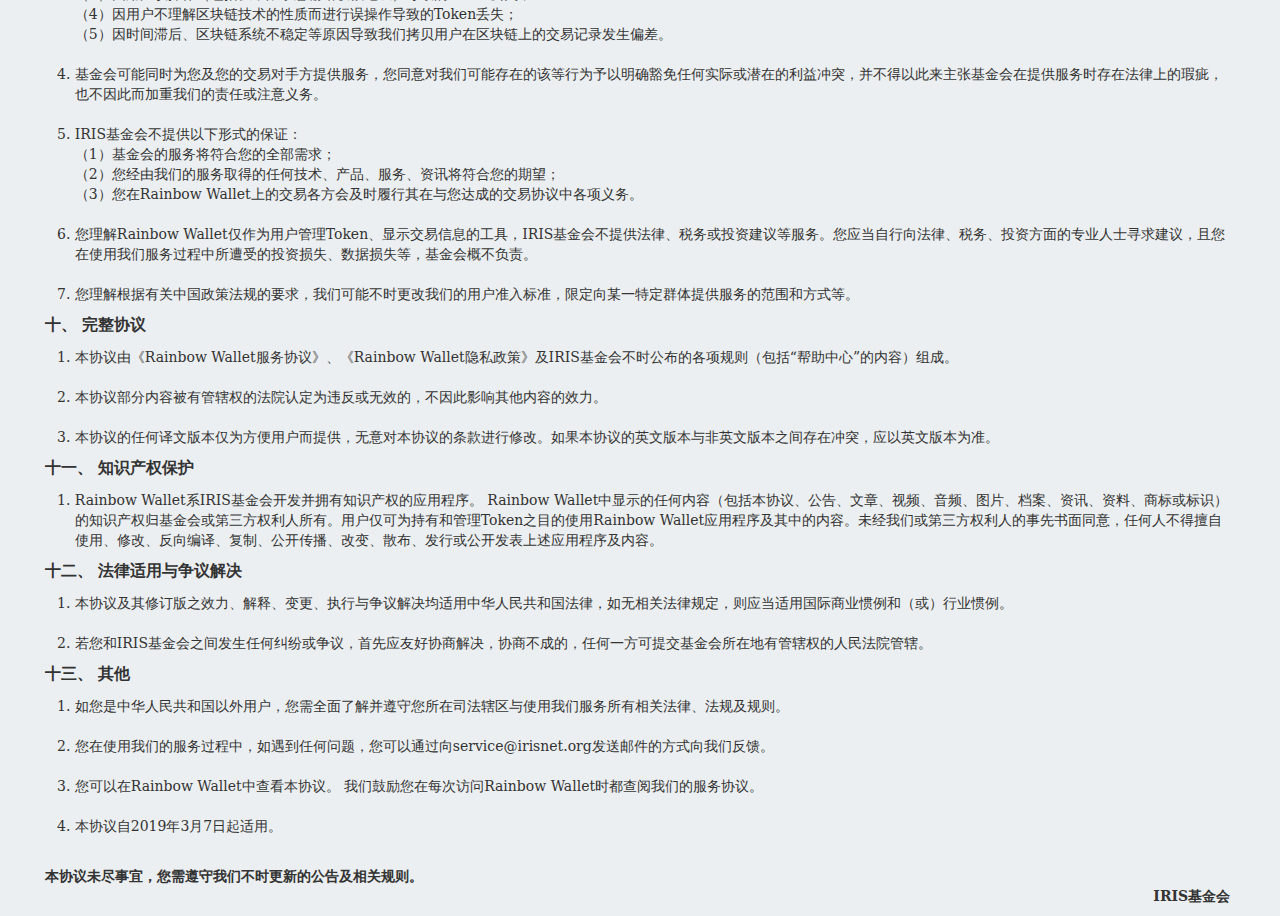
<file: www/protocol_zh.html>
<!DOCTYPE html>
<html lang="en">
<head>
    <meta charset="UTF-8">
    <!-- 移动设备优先 -->
    <meta name="viewport" content="width=device-width, initial-scale=1, maximum-scale=1, user-scalable=no">
    <title>Rainbow服务协议</title>
    <!-- 最新版本的 Bootstrap 核心 CSS 文件 -->
    <!-- Bootstrap -->
    <link href="./resources/img/page_icon.png" rel="shortcut icon" type="image/x-icon">
    <link href="./resources/css/bootstrap.min.css" rel="stylesheet">
    <link href="./resources/css/download/service_agreement.css" rel="stylesheet">
    <style>
        body{
            background: #ECEFF1;
        }
        ol{
            margin-left: -25px!important;
        }
        .header span{
            font-size: 20px;
            margin-top: 10px;
        }
    </style>
</head>
<body>
<div class="header" style="margin-top: 10px;">
    <span>《Rainbow Wallet服务协议》</span>
    <br>
    <!--<span style="font-weight: normal;font-size: 14px">最近更新于：2018年3月13日</span>-->
</div>
<div class="top">
    <br>
    尊敬的用户：
    <br>
    <br>
    感谢您选择Rainbow Wallet服务。《Rainbow Wallet服务协议》（以下简称“本协议”）由IRIS基金会（以下简称“基金会”或“我们”）和用户（以下简称“您”或“用户”）签订，本协议在您与基金会之间具有合同上的法律效力。
    <br>
    <br>
    IRIS基金会在此特别提醒您在使用Rainbow Wallet（以下简称“Rainbow Wallet” 或“本软件”）、访问浏览我们的网站和接受我们的服务之前，请认真阅读《Rainbow Wallet服务协议》及后文提到的相关协议，尤其是本协议规定的“免责及责任限制”等条款，确保您充分理解本协议中各条款，并自主考虑风险。
</div>
<br>
<div class="content">
    <p>一、 关于本协议的确认与接纳</p>
    <ol>
        <li>您下载Rainbow Wallet软件并创建或导入钱包，或访问我们的网站，即视为您已经充分阅读并接受本协议全部条款，以及相关的《Rainbow Wallet隐私政策》，本协议立即生效，对双方具有约束力。</li>
        <br>
        <li>我们保留随时更改本协议的权利。任何关于协议的更改，一经在Rainbow Wallet或我们的网站上公布，立即自动生效，恕不再另行通知。在我们公布修改协议条款后，如果您不接受修改后的条款，请立即停止使用Rainbow Wallet及我们的网站和其他服务，您继续使用即被视为接受修改后的协议。
        </li>
        <br>
        <li>如果您未满18周岁，或者是无民事行为能力人或限制民事行为能力人，请在父母或监护人指导下使用Rainbow Wallet。</li>
    </ol>
    <p>二、 定义</p>
    <ol>
        <li>
            Rainbow Wallet：指由IRIS基金会基于IRIS Network的单链系统（及将来陆续支持的其他区块链系统）开发的区块链钱包，包括其他为方便用户使用区块链系统而开发的辅助工具。
        </li>
        <br>
        <li>
            用户：
            <div>
                （1）用户必须是具备完全民事行为能力的自然人；
                <br>
                （2）若您为18周岁以下的未成年人使用Rainbow Wallet服务，需要在您父母或监护人的指导下使用Rainbow Wallet。无民事行为能力人使用Rainbow Wallet或限制民事行为能力人超过其民事权利或行为能力范围从事交易的，造成的一切后果，Rainbow Wallet有权要求您及您的父母或监护人负责。
                <br>
                （3）如果您是中华人民共和国以外的用户，您只能在您所在地区的法律允许的情况下使用我们的服务。请确保这些条款符合所有适用于您的法律、法规和条例。
                <br>
                （4）您使用Rainbow Wallet，表示您保证符合我们在这些条款中列出的所有资格要求。但我们仍可能拒绝让某些人访问或使用我们的产品和服务，我们保留随时更改资格标准的权利。
            </div>
        </li>
        <br>
        <li>
            创建或导入钱包：指您使用Rainbow Wallet，确认履行本协议并创建或导入钱包的过程。
        </li>
        <br>
        <li>
            钱包密码：指您在创建Rainbow Wallet钱包过程中，软件操作界面提示您填写的密码，该密码用于加密保护私钥。钱包密码不存储在您的这台移动设备或我们的服务器，一旦丢失你需要借助助记词重置新密码。
        </li>
        <br>
        <li>
            信息提示：Rainbow Wallet软件操作界面涉及的信息提示内容，建议您按照提示相关步骤进行操作。
        </li>
        <br>
        <li>
            特定用户：指按照中国法律法规及政策规定必须要配合我们履行个人信息披露义务的用户。
        </li>
        <br>
        <li>
            私钥： 由256位随机字符构成，是您拥有并使用数字代币的核心。
        </li>
        <br>
        <li>
            公钥：由私钥借助密码学原理单向推导生成，并用以生成区块链数字钱包地址，数字钱包地址即为公开收款地址。
        </li>
        <br>
        <li>
            助记词：我们遵循区块链BIP39行业标准，您通过自己的设备（手机、平板电脑等）随机生成24个有序英文单词。该24个英文单词即为您的助记词。助记词是私钥的易记录表现形式，方便用户备份保管。
        </li>
        <br>
        <li>
            Token：指Rainbow Wallet支持的Token种类，包括但不限于IRIS Hub的原生Token。
        </li>
        <br>
        <li>
            个人信息：指以电子或者其他方式记录的能够单独或者与其他信息结合识别用户个人身份的各种信息，包括但不限于自然人的姓名、出生日期、身份证件号码、个人生物识别信息、住址、电话号码、银行卡号、邮件地址、钱包地址、移动设备信息、操作记录、交易记录等，但不包括用户的钱包密码、私钥、助记词。
        </li>
        <br>
        <li>
            中华人民共和国：本协议所指的中华人民共和国不包括香港、澳门、台湾地区。
        </li>
    </ol>
    <p>三、 服务内容</p>
    <ol>
        <li>
            创建或导入钱包。对Rainbow Wallet支持的Token，您可以使用Rainbow Wallet生成新钱包，或通过助记词导入已生成的钱包。如您不小心遗忘密码，可通过助记词导入已创建的钱包，重设密码。创建助记词的过程属于用户端本地行为，可以在断网的情况下操作，与我们的服务端没有任何关系，因此我们不掌握您的助记词，无法僭越您管理钱包资产，也无法为您找回助记词。
        </li>
        <br>
        <li>
            观察钱包。对Rainbow Wallet支持的Token，您可以使用Rainbow Wallet通过已生成的钱包地址导入观察钱包。通过观察钱包您可以查看该地址的Token信息，并可发起交易请求，您的设备不会保存此钱包的私钥、助记词等信息。观察钱包只会在您导入地址对应的私钥签名认证并授权后生效，且每次发起交易时，均需要私钥签名，所以请确保您是导入地址私钥的实际持有者。
        </li>
        <br>
        <li>
            付款、收款。您可以使用Rainbow Wallet的付款、收款功能进行Token的管理，即运用私钥进行电子签名，对相关区块链的信息进行修改。该“付款”行为涉及在相关区块链的分布式系统中对该交易的有效记录（而非在Rainbow Wallet上实际交付或转让数字代币）。
        </li>
        <br>
        <li>
            委托、转委托、解委托、领取奖励。您可以使用Rainbow Wallet查看验证人节点的简介、受托总数、佣金率、公钥，并可向指定验证人发起委托相关IRIS Token的交易。交易行为涉及在相关区块链的分布式系统中对该交易的有效记录（而非在Rainbow Wallet实际交付或转让数字代币）。
        </li>
        <br>
        <li>
            管理Token。您可以使用Rainbow Wallet添加、保管并移除Rainbow Wallet所支持的Token。
        </li>
        <br>
        <li>
            交易记录。我们将通过区块链系统拷贝您全部或部分的交易记录。但交易记录以区块链系统的记载为准。
        </li>
        <br>
        <li>
            暂停服务。您知悉基于区块链系统交易“不可撤销”的属性，我们不能为您暂停或撤销付款交易等操作，但在一定情况下，我们可以暂停或者限制某位用户对Rainbow Wallet软件的操作。
        </li>
        <br>
        <li>
            其它我们认为有必要提供的服务。
        </li>
        <br>
        <li style="list-style: none;">
            <div style="margin-left: -30px;">
                您接受IRIS基金会提供的上述服务时已经知悉以下内容：
                <br>
                <br>
                <ol>
                    <li>
                        由于区块链的分布式特点，并为了保护用户的Token安全，我们提供的是分布式服务，我们无法控制区块链网络，大大区别于金融机构。您已充分了解并同意，我们无法提供以下服务：
                        <ul style="margin-left: -15px;">
                            <li>
                                存储用户的钱包密码（即用户创建/导入钱包时设置的密码）、私钥、助记词；
                            </li>
                            <li>
                                找回用户的钱包密码、私钥、助记词；
                            </li>
                            <li>
                                冻结钱包；
                            </li>
                            <li>
                                挂失钱包；
                            </li>
                            <li>
                                恢复钱包；
                            </li>
                            <li>
                                交易撤销或回滚。
                            </li>
                            <br>
                        </ul>
                    </li>
                    <li>
                        由于我们不提供上述服务，因此用户应当自行保管含有Rainbow Wallet的移动设备、备份Rainbow Wallet、备份钱包密码、助记词。如用户遗失移动设备、删除且未备份Rainbow Wallet、删除且未备份钱包、钱包被盗或遗忘钱包密码、助记词，我们均无法还原钱包或找回钱包密码、私钥、助记词；如用户进行交易时误操作（例如输错收款地址），我们亦无法取消交易。
                    </li>
                    <br>
                    <li>
                        基金会和Rainbow Wallet所能够提供的Token管理服务并未包括所有已存在的Token，请勿通过Rainbow Wallet操作任何Rainbow Wallet不支持的Token。
                    </li>
                    <br>
                    <li>
                        Rainbow Wallet仅是用户的Token管理工具，并非交易所或交易平台。虽然本协议将多次提及“交易”，其行为泛指用户使用Rainbow Wallet进行的付款、收款，委托、转委托、解委托、领取奖励等操作，这与交易所或交易平台上进行的“交易”有本质区别。由于区块链的网络特性，我们不拥有、控制或操作这些网络，因此也不能确保通过我们的服务提交的任何交易都将得到确认和处理。使用Rainbow Wallet，您确认并同意，您提交的交易可能不会被区块链网络完成，或者可能被大大延迟。
                    </li>
                    <br>
                    <li>
                        您使用并同意本协议，视为您已经理解并熟练掌握区块链资产和钱包相关事项，如果您对此类事项仍不理解或不确信理解，您应当立刻终止使用IRIS基金会提供的产品和服务，您有责任和义务保管自己账户内的资产安全，我们不负责提供附带法律责任的培训或暗示。
                    </li>
                    <br>
                    <li>
                        您同意并接受基金会有权因合理理由在不同时段、不同地区或不同网络来源提供区别化服务，我们不保证在所有时段、所有地区或所有网络来源的用户总是能得到平台响应。用户因此造成的服务受限或损失，IRIS基金会概不承担。
                    </li>
                </ol>
            </div>
        </li>
    </ol>
    <p>四、 您的权利义务</p>
    （一）创建或导入钱包
    <ol>
        <br>
        <li>
            创建或导入钱包：创建或导入钱包：您有权在您的移动设备上通过Rainbow Wallet创建或导入钱包，有权设定钱包的钱包密码等信息，并有权通过Rainbow Wallet应用程序，使用自己的钱包在区块链上进行交易。
        </li>
        <br>
        <li>
            身份验证：按照有关法律法规和政策要求，特定用户在使用Rainbow Wallet提供的有关服务时，应当按照Rainbow Wallet的提示及时完成相关身份验证，要求您提交包括但不限于您的姓名、身份证号码、手机号码、银行卡号信息等个人信息。否则该特定用户将无法使用有关服务，因特定用户拖延造成的损失由您自行承担。
        </li>
        <br>
        <li>
            基金会可能为不同的终端设备开发不同的软件版本，您应当根据实际需要选择下载合适的版本进行安装。如果您从未经合法授权的第三方获取本软件或与本软件名称相同的安装程序，我们将无法保证该软件能否正常使用，也无法保证其安全性，因此造成的损失由您自行承担。
        </li>
        <br>
        <li>
            本软件新版本发布后，旧版软件可能无法使用。我们不保证旧版软件的安全性、继续可用性及提供相应的客户服务。请您随时核对并更新最新版本。
        </li>
    </ol>
    （二）使用
    <ol>
        <br>
        <li>
            用户应自行妥善保管移动设备、钱包密码、私钥、助记词等信息。我们不负责为用户保管以上信息。因您遗失移动设备、主动或被动泄露、遗忘钱包密码、私钥、助记词或遭受他人攻击、诈骗等所引起的一切风险、责任、损失、费用应由您自行承担。
        </li>
        <br>
        <li>
            遵循信息提示。您了解并同意遵循Rainbow Wallet对您做出的信息提示，按照信息提示的内容进行操作，否则，由此引起的一切风险、责任、损失、费用等应由您自行承担。
        </li>
        <br>
        <li>
            积极完成身份验证。当Rainbow Wallet合理认为您的交易行为或交易情况出现异常的，或认为您的身份信息存在疑点的，或Rainbow Wallet认为应核对您身份证件或其他必要文件的情形时，请您积极配合Rainbow Wallet核对您的有效身份证件或其他必要文件，及时完成相关的身份验证。
        </li>
        <br>
        <li>
            交易
            <div>
            （1）您知悉对于Rainbow Wallet服务中您可使用的日累计交易限额和笔数，可能因为您使用该付款服务时所处的国家/地区、监管要求、交易目的、Rainbow Wallet风险控制等事由而不同。
            <br>
            （2）您理解基于区块链操作的“不可撤销”属性，当您使用Rainbow Wallet交易时，您应当自行承担因您操作失误而导致的后果（包括但不限于因您输错收款地址、您自身选择链接的节点服务器的问题）。
            <br>
            （3）您知悉在使用Rainbow Wallet服务时，以下情况的出现可能导致“交易失败”或“打包超时”：
            <ul>
                <div style="margin-left: -15px;">
                <li>
                    钱包余额不足；
                </li>
                <li>
                    区块链执行失败；
                </li>
                <li>
                    超出监管部门、Rainbow Wallet或法律法规规定的交易额度；
                </li>
                <li>
                    网络、设备等技术故障；
                </li>
                <li>
                    区块链网络拥堵、故障等原因引起交易被抛弃；
                </li>
                <li>
                    您的地址或交易对方地址被识别为特殊地址, 如高风险地址、交易所地址等。
                </li>
                </div>
                <br>
            </ul>
            </div>
        <li>
            合法合规。您知悉在Rainbow Wallet进行操作时，您应当遵循有关法律法规、国家政策的要求。
        </li>
        <br>
        <li>
            服务费用：
            <br>
            <div>
            Rainbow Wallet暂时不向您收取任何形式的服务费或手续费，但我们保留今后对程序和/或某些特定服务向您收费的权利。将来如需对某些服务进行收费，我们将另行约定或公布规则， 并在您使用任何收费服务前向您提示。
            </div>
        </li>
    </ol>
    <p>五、 风险提示</p>
    <ol>
        <li>
            您了解并知悉，由于区块链领域的法律法规政策尚未健全，该领域的Token可能会产生无法兑现、技术不稳定等重大风险。且Token的价格波动幅度远高于其他金融资产。我们谨慎提醒您应当根据自身财务状况和风险偏好，理性选择持有或处置任何一种Token。
        </li>
        <br>
        <li>
            在使用Rainbow Wallet服务时，若您或您的相对方未遵从本协议或相关网站和APP说明页面中之操作提示、规则，我们不保证操作会顺利完成，且IRIS基金会不承担因此造成损害的赔偿责任。若发生前述情形，而区块链资产已先行入账您的或您的交易方的Rainbow Wallet钱包或第三方钱包，您理解区块链操作具有的“不可逆”属性，以及相关交易具有“不可撤销”的特征，由您及您的相对方自行承担相应的风险后果。我们强烈建议您在尝试转移Token之前仔细检查您的交易细节。
        </li>
        <br>
        <li>
            您在交易过程中应当自行判断对方是否为完全民事行为能力人并自行决定是否与对方进行交易或付款给对方等，且您自行承担与此相关的所有风险。
        </li>
        <br>
        <li>
            在交易过程中，如果出现“交易失败”、“打包超时”等类似的异常信息提示时，您应通过相关区块链系统的官方途径或其他的区块链查询工具进行再次确认，以避免重复付款；否则，由此所引起的一切损失和费用应由您自行承担。
        </li>
        <br>
        <li>
            您理解当您在Rainbow Wallet上创建或导入钱包之后，您的私钥、助记词等信息仅存储在当前的这台移动设备中，不存储在Rainbow Wallet或基金会的服务器上。您可以按照Rainbow Wallet提供的操作指南采取导入钱包等方式更换移动设备。但若您未保存或备份钱包密码、助记词等信息且在您移动设备丢失的情况下，您的Token将因此丢失，我们无法为您找回，您需自行承担相应损失。若您在导出、保存或备份钱包密码、助记词等信息的时候泄密，或保存或备份上述信息的设备或服务器被黑客攻击或控制等情况下，您的Token将因此丢失，我们无法为您找回，您需自行承担相应损失。
        </li>
        <br>
        <li>
            我们建议您在创建或导入钱包时对您钱包的钱包密码、助记词等信息做好安全备份。我们提请您注意，请不要采用以下备份方式：截图、邮件、记事本、短信、微信、QQ等电子备份方式。我们建议您在纸质记事本上抄写助记词等信息，同时您亦可将电子数据保管至密码管理器。
        </li>
        <br>
        <li>
            我们建议您在安全的网络环境中使用Rainbow Wallet，确保您的移动设备没有越狱或Root，以避免可能存在的安全隐患。
        </li>
        <br>
        <li>
            请您在使用我们的服务过程中，警惕非Rainbow Wallet官方的诈骗行为。一旦发现此类行为，我们鼓励您第一时间告知我们。
        </li>
    </ol>
    <p>六、 服务的变更、中断、终止</p>
    <ol>
        <li>
            您理解并同意，基金会为保证自主业务经营权可以暂时提供部分服务功能，或于将来暂停部分服务功能或开通新的服务功能。当任何功能减少或者增加或者变化时，只要您仍然使用我们提供的服务，表示您仍然同意本协议或者本协议修正后的条款。
        </li>
        <br>
        <li>
            您理解并同意，我们需要定期或不定期地对提供网络服务的平台（如互联网网站、移动网络等）或相关的设备进行检修或者维护，且互联网连接能力受到全球网路稳定性、技术状态、使用者所在地与使用的网路、电力供应、政府管制、计算机病毒、黑客攻击等既存不确定性的限制，如因此类情况而造成服务中断，基金会无需为此承担任何责任，且除特殊情况外无需事先进行通告。
        </li>
        <br>
        <li>
            您理解存在如下情形时，我们将暂停提供服务：
            <br>
            <div>
            （1）因设备、区块链系统维修、升级、故障和通信中断等技术原因而中断业务；
            <br>
            （2）因“不可抗力”因素，造成我们的系统不能提供服务或基金会合理认为继续提供服务会有较大风险的；“不可抗力”事件包括但不限于信息网络设备维护、信息网络连接故障、电脑、通讯或其他系统的故障、电力故障、罢工、劳动争议、暴乱、起义、骚乱、生产力或生产资料不足、火灾、洪水、风暴、爆炸、战争、政府行为、司法行政机关的命令等;
            <br>
            （3）发生我们无法控制或合理预见的其他情形。
            </div>
        </li>
        <br>
        <li>
            当您出现如下情况时，我们可单方面中止或终止您使用Rainbow Wallet的部分或全部功能:
            <br>
            <div>
            （1）用户死亡；
            <br>
            （2）盗用他人的钱包信息或移动设备；
            <br>
            （3）填写个人信息时提供虚假信息；
            <br>
            （4）拒绝我们为提升Rainbow Wallet功能而发起的强制更新操作；
            <br>
            （5）将Rainbow Wallet用于违法或犯罪活动；
            <br>
            （6）妨碍其他用户正常使用；
            <br>
            （7）伪称IRIS基金会的工作人员或管理人员；
            <br>
            （8）攻击、侵入、更改或以任何其他方式威胁我们的计算机系统的正常运作；
            <br>
            （9）利用Rainbow Wallet宣传垃圾广告；
            <br>
            （10）散布谣言，损害IRIS基金会和Rainbow Wallet商誉；
            <br>
            （11）违法行为，其他违反本协议的行为，及我们合理认为应当暂停功能的情形。
            </div>
        </li>
        <br>
        <li>
            当您与IRIS基金会之间的服务关系变更、中断、终止时，您仍有权在合理时间内导出您的钱包等信息。
        </li>
    </ol>
    <p>七、 您合法使用IRIS基金会服务的承诺</p>
    <ol>
        <li>
            您应遵守中华人民共和国相关法律法规，及您所在的国家或地区的法律法规，不得将Rainbow Wallet用于任何非法目的，也不得以任何非法方式使用我们的服务。
        </li>
        <br>
        <li>
            您不得利用Rainbow Wallet从事违法或犯罪的行为，包括但不限于：
            <br>
            <div>
            （1）反对宪法所确定的基本原则，危害国家安全、泄漏国家秘密、颠覆国家政权、破坏国家统一的；
            <br>
            （2）从事任何违法犯罪行为，包括但不限于洗钱、非法集资等；
            <br>
            （3）通过使用任何自动化程序、软件、引擎、网络爬虫、网页分析工具、数据挖掘工具或类似工具，接入我们的服务、收集或处理我们所提供的内容，干预或试图干预任何用户或任何其他方式接入我们服务的行为；
            <br>
            （4）提供赌博资讯或以任何方式引诱他人参与赌博；
            <br>
            （5）以任何形式使用IRIS基金会服务侵犯本公司的商业利益，包括但不限于发布非经本公司许可的商业广告；
            <br>
            （6）侵入他人Rainbow Wallet钱包盗取Token；
            <br>
            （7）进行与交易对方宣称的交易内容不符的交易，或不真实的交易；
            <br>
            （8）从事任何侵害或可能侵害IRIS基金会（Rainbow Wallet）服务系统、数据之行为；
            <br>
            （9）侵犯其他任何第三方的专利权、著作权、商标权、名誉权或其他任何合法权益；
            <br>
            （10）其他违法以及我们有正当理由认为不适当的行为。
            </div>
        </li>
        <br>
        <li>
            您理解并同意，如因您违反有关法律（包括但不限于海关及税务方面的监管规定）或者本协议之规定，使IRIS基金会遭受任何损失、受到任何第三方的索赔或任何行政管理部门的处罚，您应对基金会进行赔偿，包括合理的律师费用。
        </li>
        <br>
        <li>
            您承诺按时缴纳IRIS基金会的服务费用（如有），否则我们有权暂停或中止对您提供的服务。
        </li>
    </ol>
    <p>八、 隐私条款</p>
    <ol>
        <li>
            IRIS基金会十分重视对用户隐私的保护，相关隐私保护政策请参考我们公布并不时更新的《Rainbow Wallet隐私政策》。
        </li>
    </ol>
    <p>九、 免责及责任限制</p>
    <ol>
        <li>
            IRIS基金会仅对本协议中所列明的义务承担责任。
        </li>
        <br>
        <li>
            您理解和同意，在法律所允许的最大范围内，基金会只能按照现有的技术水平和条件提供服务。因下列原因导致Rainbow Wallet无法正常提供服务，我们不承担责任：
            <br>
            <div>
            （1）Rainbow Wallet系统停机维护或升级；
            <br>
            （2）因台风、地震、洪水、雷电或恐怖袭击等不可抗力原因；
            <br>
            （3）您的移动设备软硬件和通信线路、供电线路出现故障的；
            <br>
            （4）您操作不当或未通过基金会授权或认可的方式使用我们服务的；
            <br>
            （5）因病毒、木马、恶意程序攻击、网络拥堵、系统不稳定、系统或设备故障、通讯故障、电力故障、银行等原因或政府行为等原因；
            <br>
            （6）非因IRIS基金会的原因而引起的任何其它原因。
            </div>
        </li>
        <br>
        <li>
            IRIS基金会对以下情形不承担责任：
            <br>
            <div>
            （1）因用户遗失移动设备、删除且未备份Rainbow Wallet、删除且未备份钱包、钱包被盗或遗忘钱包密码、助记词而导致的Token丢失；
            <br>
            （2）因用户自行泄露钱包密码、私钥、助记词，或借用、转让或授权他人使用自己的移动设备或Rainbow Wallet钱包，或未通过IRIS基金会官方渠道下载Rainbow Wallet应用程序或其他不安全的方式使用Rainbow Wallet应用程序导致的Token丢失；
            <br>
            （3）因用户误操作（包括但不限于您输错收款地址）导致的Token丢失；
            <br>
            （4）因用户不理解区块链技术的性质而进行误操作导致的Token丢失；
            <br>
            （5）因时间滞后、区块链系统不稳定等原因导致我们拷贝用户在区块链上的交易记录发生偏差。
            </div>
        </li>
        <br>
        <li>
            基金会可能同时为您及您的交易对手方提供服务，您同意对我们可能存在的该等行为予以明确豁免任何实际或潜在的利益冲突，并不得以此来主张基金会在提供服务时存在法律上的瑕疵，也不因此而加重我们的责任或注意义务。
        </li>
        <br>
        <li>
            IRIS基金会不提供以下形式的保证：
            <br>
            <div>
            （1）基金会的服务将符合您的全部需求；
            <br>
            （2）您经由我们的服务取得的任何技术、产品、服务、资讯将符合您的期望；
            <br>
            （3）您在Rainbow Wallet上的交易各方会及时履行其在与您达成的交易协议中各项义务。
            <br>
            </div>
        </li>
        <br>
        <li>
            您理解Rainbow Wallet仅作为用户管理Token、显示交易信息的工具，IRIS基金会不提供法律、税务或投资建议等服务。您应当自行向法律、税务、投资方面的专业人士寻求建议，且您在使用我们服务过程中所遭受的投资损失、数据损失等，基金会概不负责。
        </li>
        <br>
        <li>
            您理解根据有关中国政策法规的要求，我们可能不时更改我们的用户准入标准，限定向某一特定群体提供服务的范围和方式等。
        </li>
    </ol>
    <p>十、 完整协议</p>
    <ol>
        <li>
            本协议由《Rainbow Wallet服务协议》、《Rainbow Wallet隐私政策》及IRIS基金会不时公布的各项规则（包括“帮助中心”的内容）组成。
        </li>
        <br>
        <li>
            本协议部分内容被有管辖权的法院认定为违反或无效的，不因此影响其他内容的效力。
        </li>
        <br>
        <li>
            本协议的任何译文版本仅为方便用户而提供，无意对本协议的条款进行修改。如果本协议的英文版本与非英文版本之间存在冲突，应以英文版本为准。
        </li>
    </ol>
    <p>十一、 知识产权保护</p>
    <ol>
        <li>
            Rainbow Wallet系IRIS基金会开发并拥有知识产权的应用程序。 Rainbow Wallet中显示的任何内容（包括本协议、公告、文章、视频、音频、图片、档案、资讯、资料、商标或标识）的知识产权归基金会或第三方权利人所有。用户仅可为持有和管理Token之目的使用Rainbow Wallet应用程序及其中的内容。未经我们或第三方权利人的事先书面同意，任何人不得擅自使用、修改、反向编译、复制、公开传播、改变、散布、发行或公开发表上述应用程序及内容。
        </li>
    </ol>
    <p>
        十二、 法律适用与争议解决
    </p>
    <ol>
        <li>
            本协议及其修订版之效力、解释、变更、执行与争议解决均适用中华人民共和国法律，如无相关法律规定，则应当适用国际商业惯例和（或）行业惯例。
        </li>
        <br>
        <li>
            若您和IRIS基金会之间发生任何纠纷或争议，首先应友好协商解决，协商不成的，任何一方可提交基金会所在地有管辖权的人民法院管辖。
        </li>
    </ol>
    <p>
        十三、 其他
    </p>
    <ol>
        <li>
            如您是中华人民共和国以外用户，您需全面了解并遵守您所在司法辖区与使用我们服务所有相关法律、法规及规则。
        </li>
        <br>
        <li>
            您在使用我们的服务过程中，如遇到任何问题，您可以通过向service@irisnet.org发送邮件的方式向我们反馈。
        </li>
        <br>
        <li>
            您可以在Rainbow Wallet中查看本协议。 我们鼓励您在每次访问Rainbow Wallet时都查阅我们的服务协议。
        </li>
        <br>
        <li>
            本协议自2019年3月7日起适用。
        </li>
        <br>
    </ol>
</div>
<div class="footer">
    本协议未尽事宜，您需遵守我们不时更新的公告及相关规则。
    <br>
    <p style="text-align:right; font-size:14px ;padding-right:5px">IRIS基金会</p>
</div>
<!--&lt;!&ndash; jQuery (Bootstrap 的所有 JavaScript 插件都依赖 jQuery，所以必须放在前边) &ndash;&gt;-->
<!--<script src="./resources/js/jquery.min.js"></script>-->
<!--&lt;!&ndash; 加载 Bootstrap 的所有 JavaScript 插件。你也可以根据需要只加载单个插件。 &ndash;&gt;-->
<!--<script src="./resources/js/bootstrap.min.js"></script>-->
</body>
</html>
</file>
<file: resources/css/download/download.css>
/**
 * css for download html
 */
html {
    font-size: 62.5%
}

body {
    color: white;
    font-family: "Microsoft YaHei UI", "serif","PingFang SC Regular","PingFang SC Bold";
    font-size:1rem;

    /*background-position: center;*/
}
/*@media screen  {*/
/**/
/*}*/

div.download-pc {
    /*color: white;*/
    /*background-color: #0d85cb;*/
    /*padding-bottom: 4%;*/
    /*text-align: center;*/
    width: 395px;
    margin: auto;
    /*position: relative;*/
}

div.main {
    width: 100%;
    height: 100%;
    position: absolute;
    background: url("../../img/rainbow-one-logo.jpg") no-repeat center center fixed;
    background-size: cover;
}

/*div.main div.qr, div.qr div p {*/
/*margin-top: 4%;*/
/*}*/

div.footer {
    margin-top: 5%;
}

.block-inline {
    display: inline-block;
}

.gray-font {
    color: #737a8d;
}

.protocol-font {
    color: #737a8d;
}

.download-font {
    color: #413f4d;
}

.download-font-phone {
    color: #747f93;
}

.btn-download-android {
    width: 78%;
    background: #4781ff;
    color: white;
    font-size: 1.5rem;
    padding: 8px 0;
}

.btn-download-ios {
    width: 78%;
    background: #6750e9;
    color: white;
    font-size: 1.5rem;
    padding: 8px 0;
}
.header-title{
    height: 84px;
    width: 68%;
    display: flex;
    justify-content: space-between;
    line-height: 84px;
    margin-left: 16%;
}
.container-fluid{
    width: 100%;
}
.lang-block{
    height: 54px;
    line-height:54px;
}
.header-logo{
}
.font-container{
    position: absolute;
    top: 44%;
    left: 48%;
    color: #000;
}
.title{
    font-size: 26px;
    color: #646466;
}
#font-big{
    font-size: 35px;
    color: #646466;
}
.title-info{
    font-size: 26px;
    color: #646466;
}
.lang-block{
    color: #000;
    display: flex;
}
.lang-block:hover{
    cursor: pointer ;
}
.ch-lang-btn{
    line-height: 84px;
}
.gray-font{
    line-height: 84px;
}
.line{
    height:  14px;
    width: 1px;
    background: #3599DC;
    line-height: 84px;
    margin: 35px 15px 0 15px;
}
.header-title-content{
    border-bottom: 1px solid #aeaea2;
}
.footer-content{
    width: 100%;
    position: fixed;
    bottom: 0;
    height: 84px;
    border-top: 1px solid #a2a2ae;
    line-height: 84px;
    color: #000;
}
.footer-bottom-content{
    width: 68%;
    display: flex;
    justify-content: space-between;
    margin-left: 16%;
}
.copyright-content{
    color: #A2A2AE;
}
.privacy-content a{
    color: #3599DC;
    display: inline-block;
}
.bottom-line{
    margin: 0 15px;
}
.public-beta-font{
    color: #717679;
    font-size: 20px;
    padding-top: 58px;
}
.mobile-content{
    width: 100%;
    height: 100%;
}
.mobile-img-logo{
    width: 100%;
    height: 100%;
}
.mobile-img-logo img{
    width: 100%;
}
.font-content{
    width: 100%;
    text-align: center;
    position: absolute;
    top: 58%;
}
.font-content h5{
    margin: 0;
    padding: 0;
    font-size: 52px;
    font-weight: 900;
    background-image: -webkit-linear-gradient(left, #3498DB, #62B5ED);
    -webkit-background-clip: text;
    -webkit-text-fill-color: transparent;
}
.lang-content{
    position: absolute;
    top: 4%;
    color: #000;
    width: 100%;
    text-align: right;
    padding-right: 18px;
}
.lang-content span:nth-child(1){
    padding-right: 24px;
}
.info-title{
    margin: 0;
    padding: 0;
    font-size: 14px;
    padding-top: 8px;
    color: #646466;
    margin: 0 20px;
}
.info-title-client{
    margin: 0;
    padding: 0;
    font-size: 14px;
    padding-top: 8px;
    color: #646466;
    margin: 0 20px;
}
.public-beta-title{
    font-size: 12px;
    color: #717679;
    margin: 0;
    padding: 0;
    padding-top: 30px;
}
.footer{
    width: 100%;
    position: fixed;
    text-align: center;
    bottom: 0;
}
.footer a{
    color: #3498DB;
}
.mobile-bottom-line{
    padding: 0 16px;
}
.footer p{
    padding: 10px 0 10px 0;
}
.ch-lang-btn{
    color: #3498DB;
}
.lang-cn-btn{
    color: #3498DB;
}
.default-color{
    color: #737a8d;
}
.change-color{
    color: #3498DB;
}
.hide-text{
    display: none;
}
a:focus {
    outline: none;
}
</file>
